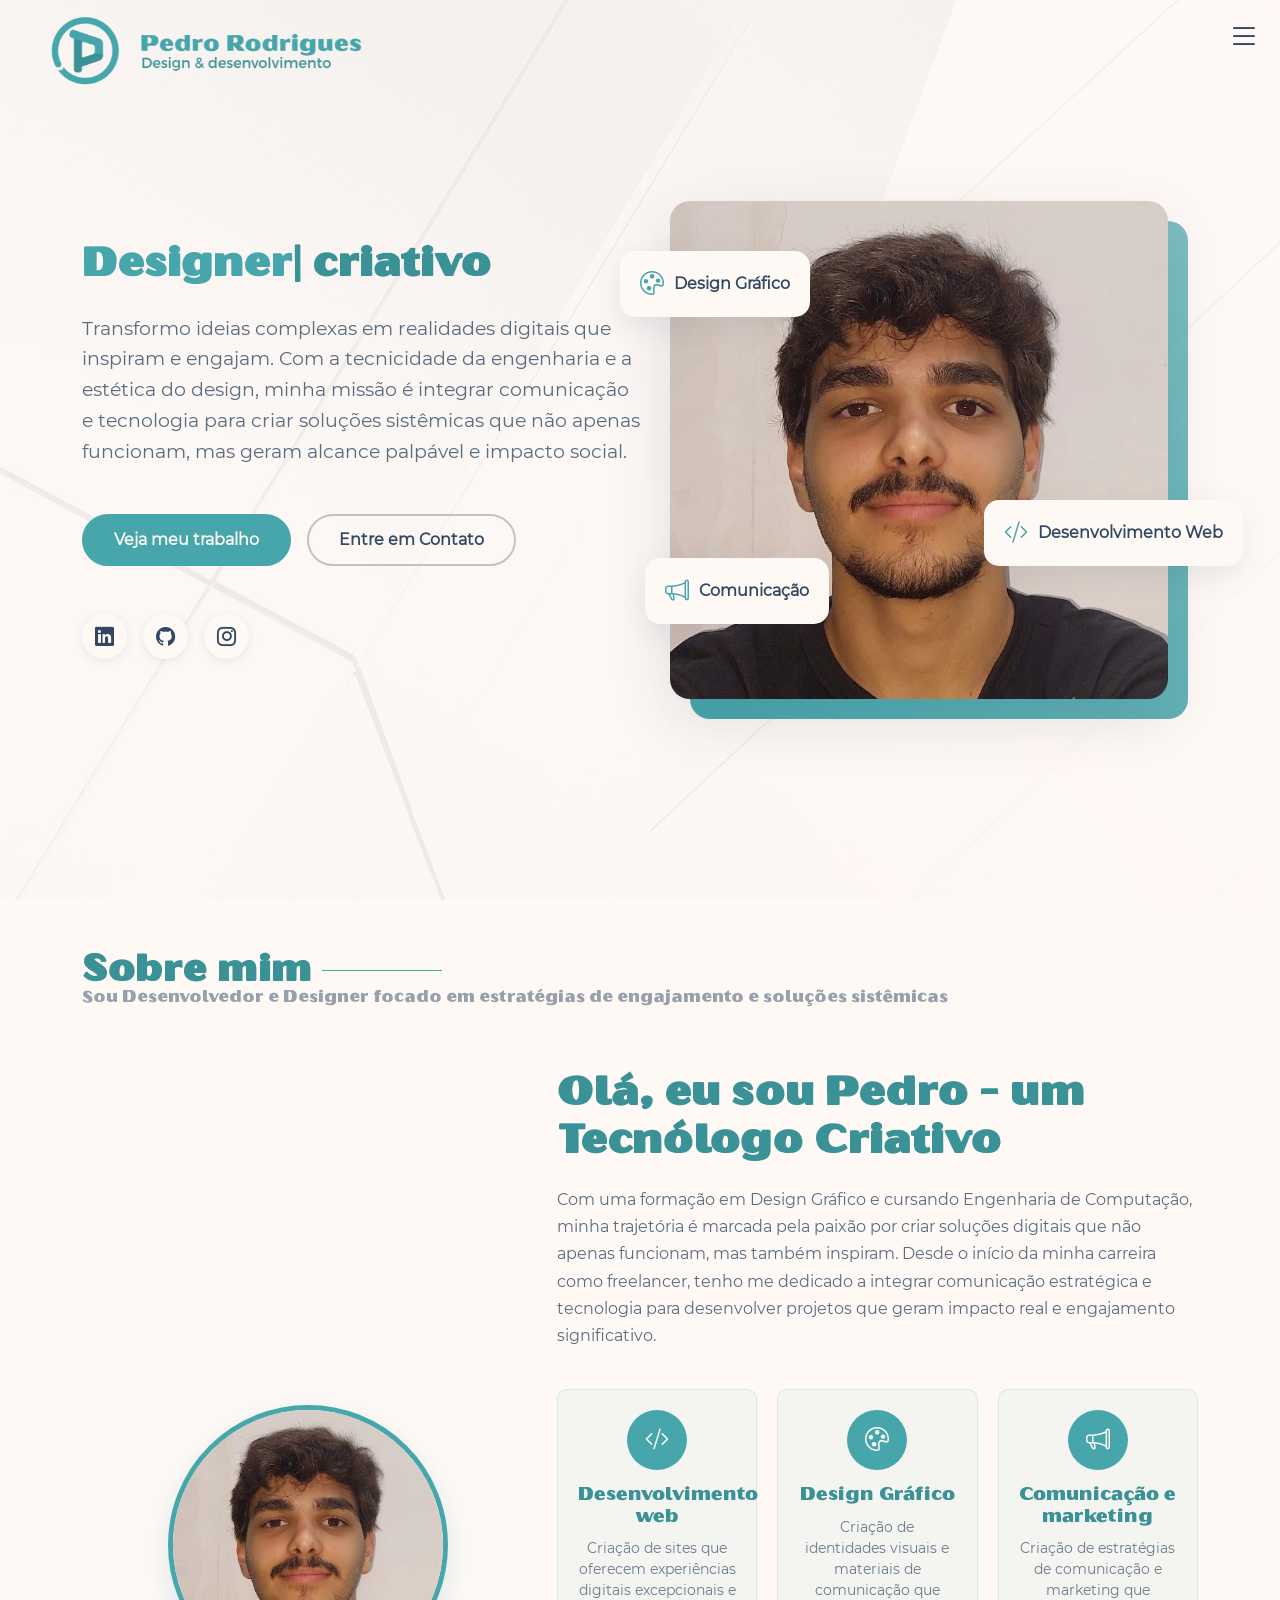
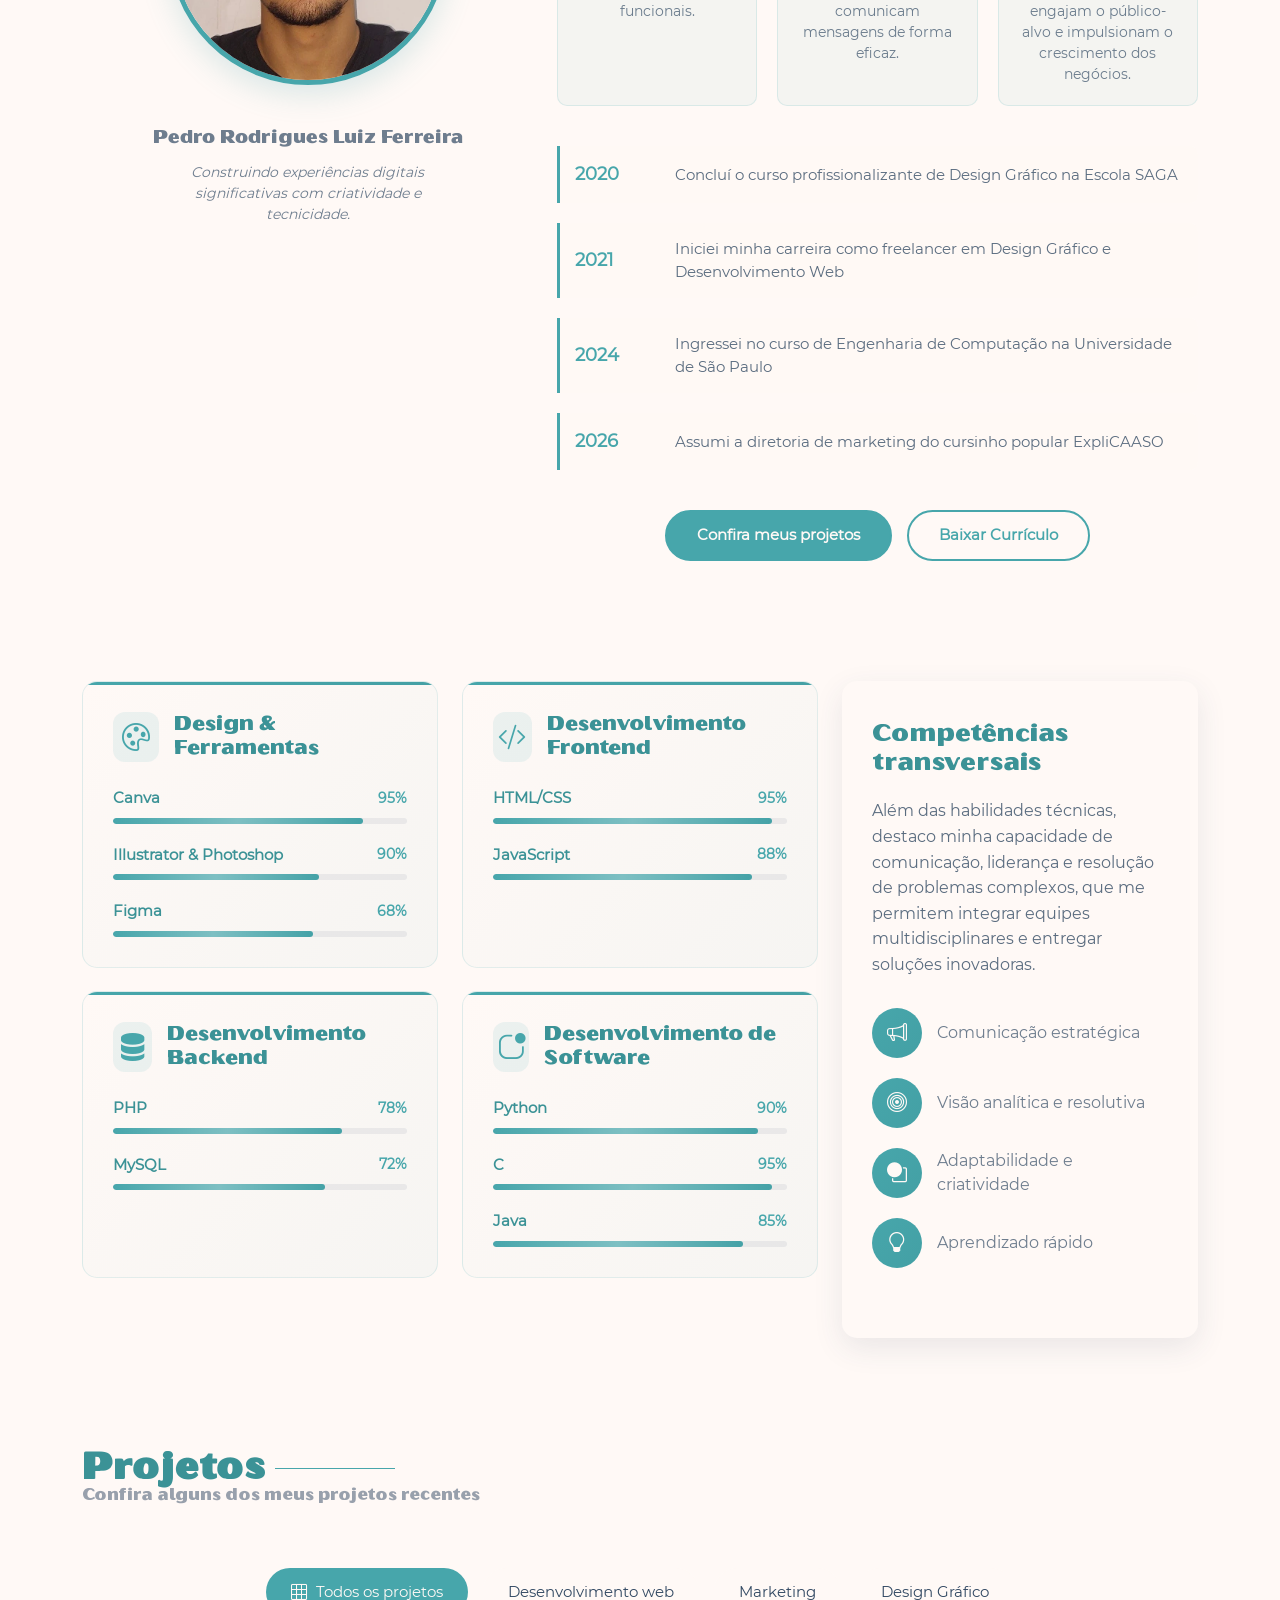
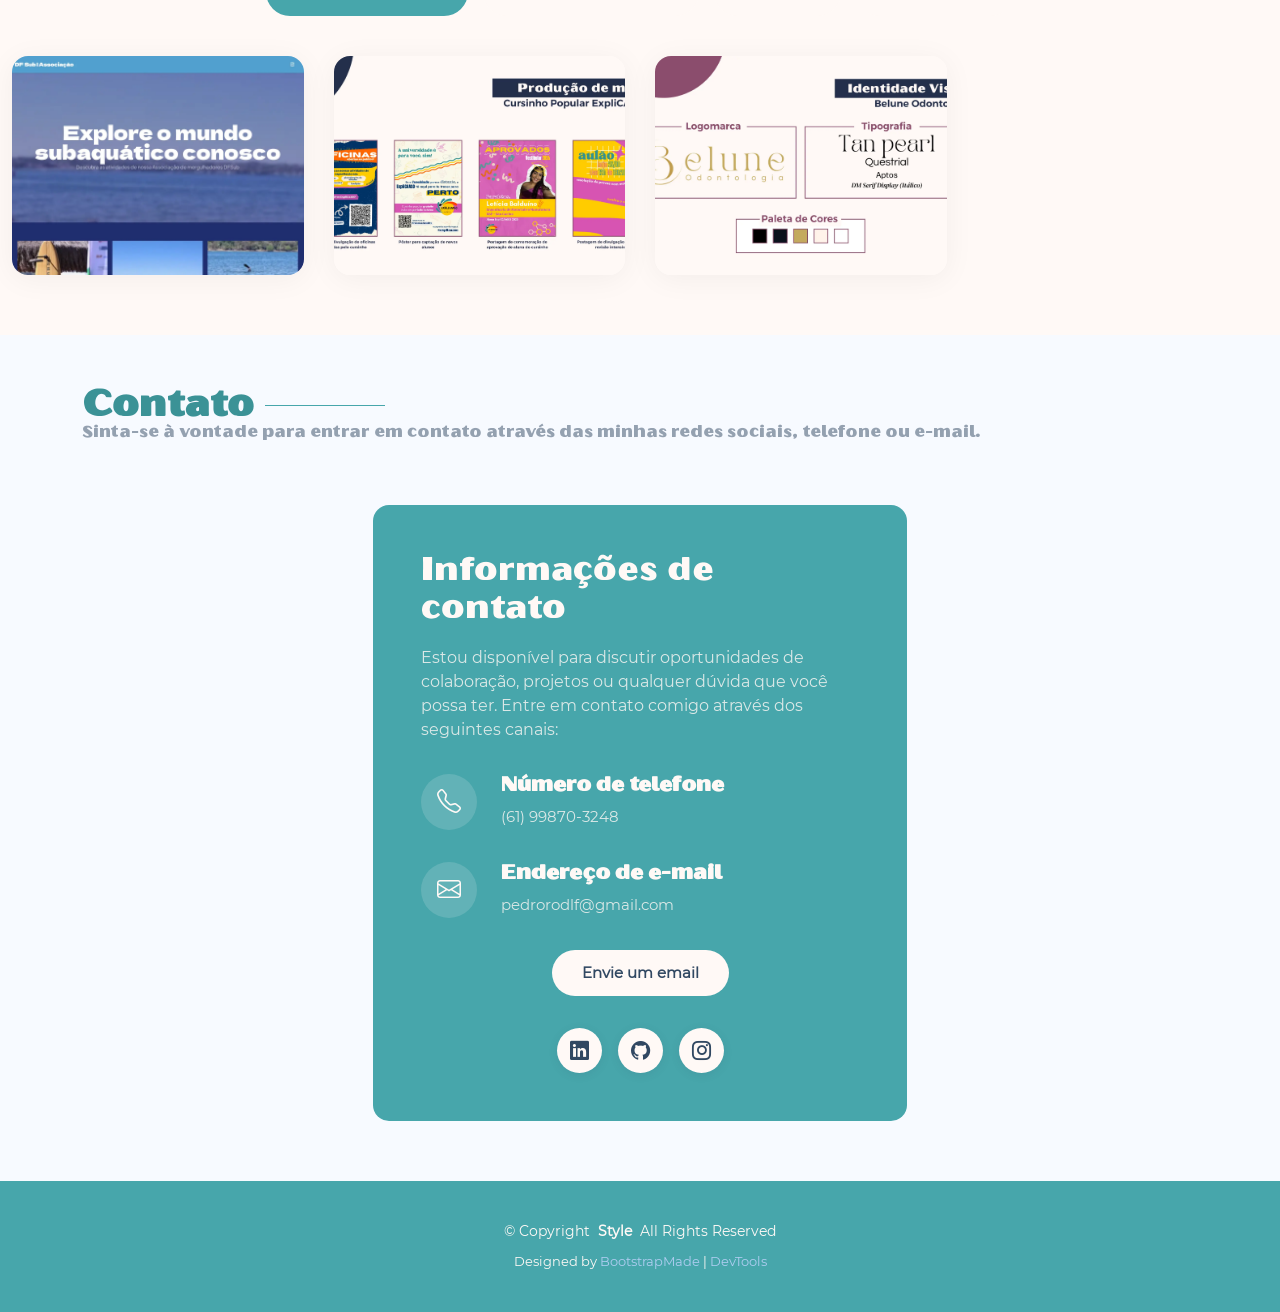
<file: index.html>
<!DOCTYPE html>
<html lang="en">

<head>
  <meta charset="utf-8">
  <meta content="width=device-width, initial-scale=1.0" name="viewport">
  <title>Pedro Rodrigues - Dev & Designer</title>
  <meta name="description" content="">
  <meta name="keywords" content="">

  <!-- Favicons -->
  <link href="assets/img/favicon.png" rel="icon">
  <link href="assets/img/apple-touch-icon.png" rel="apple-touch-icon">

  <!-- Fonts -->
  <link href="https://fonts.googleapis.com" rel="preconnect">
  <link href="https://fonts.gstatic.com" rel="preconnect" crossorigin>
  <link href="https://fonts.googleapis.com/css2?family=Roboto:ital,wght@0,100;0,300;0,400;0,500;0,700;0,900;1,100;1,300;1,400;1,500;1,700;1,900&family=Open+Sans:ital,wght@0,300;0,400;0,500;0,600;0,700;0,800;1,300;1,400;1,500;1,600;1,700;1,800&family=Quicksand:wght@300;400;500;600;700&display=swap" rel="stylesheet">

  <!-- Vendor CSS Files -->
  <link href="assets/vendor/bootstrap/css/bootstrap.min.css" rel="stylesheet">
  <link href="assets/vendor/bootstrap-icons/bootstrap-icons.css" rel="stylesheet">
  <link href="assets/vendor/aos/aos.css" rel="stylesheet">
  <link href="assets/vendor/glightbox/css/glightbox.min.css" rel="stylesheet">
  <link href="assets/vendor/swiper/swiper-bundle.min.css" rel="stylesheet">

  <!-- Main CSS File -->
  <link href="assets/css/main.css" rel="stylesheet">

  <!-- =======================================================
  * Template Name: Style
  * Template URL: https://bootstrapmade.com/style-bootstrap-portfolio-template/
  * Updated: Jul 02 2025 with Bootstrap v5.3.7
  * Author: BootstrapMade.com
  * License: https://bootstrapmade.com/license/
  ======================================================== -->
</head>

<body class="index-page">

  <header id="header" class="header d-flex align-items-center fixed-top">
    <div class="container-fluid position-relative d-flex align-items-center justify-content-between">

      <a href="index.html" class="logo d-flex align-items-center">
        <img src="assets/img/logomarca.png" alt="Logomarca">
      </a>

      <nav id="navmenu" class="navmenu">

        <div class="profile-img">
          <img src="assets/img/profile/profile-square-1.webp" alt="" class="img-fluid rounded-circle">
        </div>

        <a href="index.html" class="logo d-flex align-items-center justify-content-center active">
          <!-- Uncomment the line below if you also wish to use an image logo -->
          <!-- <img src="assets/img/logo.webp" alt=""> -->
          <h1 class="sitename">Pedro Rodrigues</h1>
        </a>

        <div class="social-links text-center">
          <a href="#" class="instagram"><i class="bi bi-instagram"></i></a>
          <a href="#" class="google-plus"><i class="bi bi-skype"></i></a>
          <a href="#" class="linkedin"><i class="bi bi-linkedin"></i></a>
        </div>

        <ul>
          <li><a href="#hero">Início</a></li>
          <li><a href="#about">Sobre</a></li>
          <!-- <li><a href="#resume">Currículo</a></li> -->
          <!-- <li><a href="#portfolio">Projetos</a></li> -->
          <!-- <li><a href="#services">Serviços</a></li> -->
          <li class="dropdown"><a href="#portfolio"><span>Projetos</span> <i class="bi bi-chevron-down toggle-dropdown"></i></a>
            <ul>
              <li><a href="portfolio-details-1.html">Página Web - DFSub</a></li>
              <li><a href="portfolio-details-2.html">Marketing - ExpliCAASO</a></li>
              <li><a href="portfolio-details-3.html">Identidade Visual - Belune Odontologia</a></li>
            </ul>
          </li>
          <li><a href="#contact">Contato</a></li>
        </ul>
        <i class="mobile-nav-toggle d-xl-none bi bi-list"></i>
      </nav>

    </div>
  </header>

  <main class="main">

    <!-- Hero Section -->
    <section id="hero" class="hero section">

      <div class="container">
        <div class="row g-0 align-items-center">

          <div class="col-lg-6 hero-content" data-aos="fade-right" data-aos-delay="100">
            <div class="content-wrapper">
              <h1 class="hero-title"><span class="typed" data-typed-items="Designer, Desenvolvedor, Freelancer, Artista"></span> criativo</h1>
              <p class="lead">Transformo ideias complexas em realidades digitais que inspiram e engajam. Com a tecnicidade da engenharia e a estética do design, minha missão é integrar comunicação e tecnologia para criar soluções sistêmicas que não apenas funcionam, mas geram alcance palpável e impacto social.</p>

              <!--<div class="hero-stats" data-aos="fade-up" data-aos-delay="200">
                <div class="stat-item">
                  <span class="purecounter" data-purecounter-start="0" data-purecounter-end="2" data-purecounter-duration="2">0</span>
                  <span class="stat-label">Projetos</span>
                </div>
                <div class="stat-item">
                  <span class="purecounter" data-purecounter-start="0" data-purecounter-end="2" data-purecounter-duration="1">0</span>
                  <span class="stat-label">Anos de Experiência</span>
                </div>
              </div>-->

              <div class="hero-actions" data-aos="fade-up" data-aos-delay="300">
                <a href="#portfolio" class="btn btn-primary">Veja meu trabalho</a>
                <a href="#contact" class="btn btn-outline">Entre em Contato</a>
              </div>

              <div class="social-links" data-aos="fade-up" data-aos-delay="400">
                <a href="https://www.linkedin.com/in/pedro-rodrigues-luiz-ferreira/" target="_blank"><i class="bi bi-linkedin"></i></a>
                <a href="https://github.com/pedrorodlf" target="_blank"><i class="bi bi-github"></i></a>
                <a href="https://www.instagram.com/pedroo._rodrigues" target="_blank"><i class="bi bi-instagram"></i></a>
              </div>
            </div>
          </div>

          <div class="col-lg-6 hero-image" data-aos="fade-left" data-aos-delay="200">
            <div class="image-container">
              <div class="floating-elements">
                <div class="floating-card card-1" data-aos="zoom-in" data-aos-delay="300">
                  <i class="bi bi-palette"></i>
                  <span>Design Gráfico</span>
                </div>
                <div class="floating-card card-2" data-aos="zoom-in" data-aos-delay="400">
                  <i class="bi bi-code-slash"></i>
                  <span>Desenvolvimento Web</span>
                </div>
                <div class="floating-card card-3" data-aos="zoom-in" data-aos-delay="500">
                  <i class="bi bi-megaphone"></i>
                  <span>Comunicação</span>
                </div>
              </div>
              <img src="assets/img/profile/profile-square-1.webp" alt="Portfolio Hero" class="img-fluid hero-main-image">
              <div class="image-overlay"></div>
            </div>
          </div>

        </div>
      </div>

    </section><!-- /Hero Section -->

    <!-- About Section -->
    <section id="about" class="about section">

      <!-- Section Title -->
      <div class="container section-title">
        <h2>Sobre mim</h2>
        <p>Sou Desenvolvedor e Designer focado em estratégias de engajamento e soluções sistêmicas</p>
      </div><!-- End Section Title -->

      <div class="container" data-aos="fade-up" data-aos-delay="100">

        <div class="row align-items-center">

          <div class="col-lg-5" data-aos="fade-right" data-aos-delay="200">
            <div class="profile-image-wrapper">
              <div class="profile-image">
                <img src="assets/img/profile/profile-square-1.webp" alt="Profile" class="img-fluid">
              </div>
              <div class="signature-section">
                <p class="name">Pedro Rodrigues Luiz Ferreira</p>
                <p class="quote">Construindo experiências digitais significativas com criatividade e tecnicidade.</p>
              </div>
            </div>
          </div>

          <div class="col-lg-7" data-aos="fade-left" data-aos-delay="300">
            <div class="about-content">
              <div class="intro">
                <h2>Olá, eu sou Pedro - um Tecnólogo Criativo</h2>
                <p>Com uma formação em Design Gráfico e cursando Engenharia de Computação, minha trajetória é marcada pela paixão por criar soluções digitais que não apenas funcionam, mas também inspiram. Desde o início da minha carreira como freelancer, tenho me dedicado a integrar comunicação estratégica e tecnologia para desenvolver projetos que geram impacto real e engajamento significativo.</p>
              </div>
              <div class="skills-grid">
                <div class="skill-item" data-aos="zoom-in" data-aos-delay="450">
                  <div class="skill-icon">
                    <i class="bi bi-code-slash"></i>
                  </div>
                  <h4>Desenvolvimento web</h4>
                  <p>Criação de sites que oferecem experiências digitais excepcionais e funcionais.</p>                 
                </div>
                <div class="skill-item" data-aos="zoom-in" data-aos-delay="400">
                  <div class="skill-icon">
                    <i class="bi bi-palette"></i>
                  </div>
                  <h4>Design Gráfico</h4>
                 <p>Criação de identidades visuais e materiais de comunicação que comunicam mensagens de forma eficaz.</p>
                </div>
                <div class="skill-item" data-aos="zoom-in" data-aos-delay="500">
                  <div class="skill-icon">
                    <i class="bi bi-megaphone"></i>
                  </div>
                  <h4>Comunicação e marketing</h4>
                  <p>Criação de estratégias de comunicação e marketing que engajam o público-alvo e impulsionam o crescimento dos negócios.</p>
                </div>
              </div>

              <div class="journey-timeline" data-aos="fade-up" data-aos-delay="300">
                <div class="timeline-item">
                  <div class="year">2020</div>
                  <div class="description">Concluí o curso profissionalizante de Design Gráfico na Escola SAGA</div>
                </div>
                <div class="timeline-item">
                  <div class="year">2021</div>
                  <div class="description">Iniciei minha carreira como freelancer em Design Gráfico e Desenvolvimento Web</div>
                </div>
                <div class="timeline-item">
                  <div class="year">2024</div>
                  <div class="description">Ingressei no curso de Engenharia de Computação na Universidade de São Paulo</div>
                </div>
                <div class="timeline-item">
                  <div class="year">2026</div>
                  <div class="description">Assumi a diretoria de marketing do cursinho popular ExpliCAASO</div>
                </div>
              </div>

              <div class="cta-section" data-aos="fade-up" data-aos-delay="400">
                <div class="action-buttons">
                  <a href="#portfolio" class="btn btn-primary">Confira meus projetos</a>
                  <a href="https://drive.google.com/file/d/185JmsozyjGRuh-1GFGNn2UV773IkTIQ2/view?usp=sharing" class="btn btn-outline">Baixar Currículo</a>
                </div>
              </div>

            </div>
          </div>

        </div>

      </div>

    </section><!-- /About Section -->

    <!-- Skills Section -->
    <section id="skills" class="skills section">

      <div class="container" data-aos="fade-up" data-aos-delay="100">

        <div class="row">
          <div class="col-lg-8">
            <div class="skills-grid">
              <div class="row g-4">
                  
                <div class="col-md-6" data-aos="flip-left" data-aos-delay="400">
                  <div class="skill-card">
                    <div class="skill-header">
                      <i class="bi bi-palette"></i>
                      <h3>Design &amp; Ferramentas</h3>
                    </div>
                    <div class="skills-animation">
                      <div class="skill-item">
                        <div class="skill-info">
                          <span class="skill-name">Canva</span>
                          <span class="skill-percentage">95%</span>
                        </div>
                        <div class="skill-bar progress">
                          <div class="progress-bar" role="progressbar" aria-valuenow="85" aria-valuemin="0" aria-valuemax="100"></div>
                        </div>
                      </div>

                      <div class="skill-item">
                        <div class="skill-info">
                          <span class="skill-name">Illustrator &amp; Photoshop</span>
                          <span class="skill-percentage">90%</span>
                        </div>
                        <div class="skill-bar progress">
                          <div class="progress-bar" role="progressbar" aria-valuenow="70" aria-valuemin="0" aria-valuemax="100"></div>
                        </div>
                      </div>

                      <div class="skill-item">
                        <div class="skill-info">
                          <span class="skill-name">Figma</span>
                          <span class="skill-percentage">68%</span>
                        </div>
                        <div class="skill-bar progress">
                          <div class="progress-bar" role="progressbar" aria-valuenow="68" aria-valuemin="0" aria-valuemax="100"></div>
                        </div>
                      </div>
                    </div>
                  </div><!-- End Design Card -->
                </div>


                <div class="col-md-6" data-aos="flip-left" data-aos-delay="200">
                  <div class="skill-card">
                    <div class="skill-header">
                      <i class="bi bi-code-slash"></i>
                      <h3>Desenvolvimento Frontend</h3>
                    </div>
                    <div class="skills-animation">
                      <div class="skill-item">
                        <div class="skill-info">
                          <span class="skill-name">HTML/CSS</span>
                          <span class="skill-percentage">95%</span>
                        </div>
                        <div class="skill-bar progress">
                          <div class="progress-bar" role="progressbar" aria-valuenow="95" aria-valuemin="0" aria-valuemax="100"></div>
                        </div>
                      </div>

                      <div class="skill-item">
                        <div class="skill-info">
                          <span class="skill-name">JavaScript</span>
                          <span class="skill-percentage">88%</span>
                        </div>
                        <div class="skill-bar progress">
                          <div class="progress-bar" role="progressbar" aria-valuenow="88" aria-valuemin="0" aria-valuemax="100"></div>
                        </div>
                      </div>
                    </div>
                  </div><!-- End Frontend Card -->
                </div>

                <div class="col-md-6" data-aos="flip-left" data-aos-delay="300">
                  <div class="skill-card">
                    <div class="skill-header">
                      <i class="bi bi-server"></i>
                      <h3>Desenvolvimento Backend</h3>
                    </div>
                    <div class="skills-animation">
                      <div class="skill-item">
                        <div class="skill-info">
                          <span class="skill-name">PHP</span>
                          <span class="skill-percentage">78%</span>
                        </div>
                        <div class="skill-bar progress">
                          <div class="progress-bar" role="progressbar" aria-valuenow="78" aria-valuemin="0" aria-valuemax="100"></div>
                        </div>
                      </div>

                      <div class="skill-item">
                        <div class="skill-info">
                          <span class="skill-name">MySQL</span>
                          <span class="skill-percentage">72%</span>
                        </div>
                        <div class="skill-bar progress">
                          <div class="progress-bar" role="progressbar" aria-valuenow="72" aria-valuemin="0" aria-valuemax="100"></div>
                        </div>
                      </div>
                    </div>
                  </div><!-- End Backend Card -->
                </div>

                <div class="col-md-6" data-aos="flip-left" data-aos-delay="500">
                  <div class="skill-card">
                    <div class="skill-header">
                      <i class="bi bi-app-indicator"></i>
                      <h3>Desenvolvimento de Software</h3>
                    </div>
                    <div class="skills-animation">

                      <div class="skill-item">
                        <div class="skill-info">
                          <span class="skill-name">Python</span>
                          <span class="skill-percentage">90%</span>
                        </div>
                        <div class="skill-bar progress">
                          <div class="progress-bar" role="progressbar" aria-valuenow="90" aria-valuemin="0" aria-valuemax="100"></div>
                        </div>
                      </div>
                      <div class="skill-item">
                        <div class="skill-info">
                          <span class="skill-name">C</span>
                          <span class="skill-percentage">95%</span>
                        </div>
                        <div class="skill-bar progress">
                          <div class="progress-bar" role="progressbar" aria-valuenow="95" aria-valuemin="0" aria-valuemax="100"></div>
                        </div>
                      </div>
                      <div class="skill-item">
                        <div class="skill-info">
                          <span class="skill-name">Java</span>
                          <span class="skill-percentage">85%</span>
                        </div>
                        <div class="skill-bar progress">
                          <div class="progress-bar" role="progressbar" aria-valuenow="85" aria-valuemin="0" aria-valuemax="100"></div>
                        </div>
                      </div>
                    </div>
                  </div><!-- End DevOps Card -->
                </div>
              </div>
            </div><!-- End Skills Grid -->
          </div>

          <div class="col-lg-4">
            <div class="skills-summary" data-aos="fade-left" data-aos-delay="200">
              <h3>Competências transversais</h3>
              <p>Além das habilidades técnicas, destaco minha capacidade de comunicação, liderança e resolução de problemas complexos, que me permitem integrar equipes multidisciplinares e entregar soluções inovadoras.</p>

              <div class="summary-stats">

                <div class="stat-item" data-aos="zoom-in" data-aos-delay="300">
                  <div class="stat-circle">
                    <i class="bi bi-megaphone"></i>
                  </div>
                  <div class="stat-info">
                    <span class="stat-label">Comunicação estratégica</span>
                  </div>
                </div>

                <div class="stat-item" data-aos="zoom-in" data-aos-delay="500">
                  <div class="stat-circle">
                    <i class="bi bi-bullseye"></i>
                  </div>
                  <div class="stat-info">
                    <span class="stat-label">Visão analítica e resolutiva</span>
                  </div>
                </div>

                <div class="stat-item" data-aos="zoom-in" data-aos-delay="400">
                  <div class="stat-circle">
                    <i class="bi bi-circle-square"></i>
                  </div>
                  <div class="stat-info">
                    <span class="stat-label">Adaptabilidade e criatividade</span>
                  </div>
                </div>

                <div class="stat-item" data-aos="zoom-in" data-aos-delay="600">
                  <div class="stat-circle">
                    <i class="bi bi-lightbulb"></i>
                  </div>
                  <div class="stat-info">
                    <span class="stat-label">Aprendizado rápido</span>
                  </div>
                </div>
              </div>


            </div><!-- End Skills Summary -->
          </div>
        </div>

      </div>

    </section><!-- /Skills Section -->

    <!--
    
    <section id="resume" class="resume section">

      
      <div class="container section-title">
        <h2>Resume</h2>
        <p>Necessitatibus eius consequatur ex aliquid fuga eum quidem sint consectetur velit</p>
      </div>

      <div class="container" data-aos="fade-up" data-aos-delay="100">

        <div class="row">
          <div class="col-lg-6" data-aos="fade-right" data-aos-delay="200">
            <div class="experience-section">
              <div class="section-header">
                <h2><i class="bi bi-briefcase"></i> Professional Journey</h2>
                <p class="section-subtitle">Pellentesque habitant morbi tristique senectus et netus et malesuada fames ac turpis egestas vestibulum tortor quam.</p>
              </div>

              <div class="experience-cards">
                <div class="experience-card" data-aos="zoom-in" data-aos-delay="300">
                  <div class="card-header">
                    <div class="role-info">
                      <h3>Technical Director</h3>
                      <h4>Proin Corporation</h4>
                    </div>
                    <span class="duration">2022 - Present</span>
                  </div>
                  <div class="card-body">
                    <p>Vestibulum ante ipsum primis in faucibus orci luctus et ultrices posuere cubilia curae mauris viverra veniam sit amet lacus cursus.</p>
                    <ul class="achievements">
                      <li>Managed cross-functional teams of 15+ professionals</li>
                      <li>Implemented agile methodologies resulting in 40% efficiency gain</li>
                      <li>Led digital transformation initiatives worth $2M+</li>
                    </ul>
                  </div>
                </div>

                <div class="experience-card" data-aos="zoom-in" data-aos-delay="400">
                  <div class="card-header">
                    <div class="role-info">
                      <h3>Senior Development Manager</h3>
                      <h4>Consectetur Solutions Inc</h4>
                    </div>
                    <span class="duration">2018 - 2022</span>
                  </div>
                  <div class="card-body">
                    <p>Donec quam felis ultricies nec pellentesque eu pretium quis sem nulla consequat massa quis enim donec pede justo fringilla vel.</p>
                  </div>
                </div>

                <div class="experience-card" data-aos="zoom-in" data-aos-delay="500">
                  <div class="card-header">
                    <div class="role-info">
                      <h3>Product Development Specialist</h3>
                      <h4>Adipiscing Technologies</h4>
                    </div>
                    <span class="duration">2015 - 2018</span>
                  </div>
                  <div class="card-body">
                    <p>Nam quam nunc blandit vel luctus pulvinar hendrerit id lorem maecenas nec odio et ante tincidunt tempus donec vitae sapien ut.</p>
                  </div>
                </div>
              </div>
            </div>
          </div>

          <div class="col-lg-6" data-aos="fade-left" data-aos-delay="200">
            <div class="education-section">
              <div class="section-header">
                <h2><i class="bi bi-mortarboard"></i> Academic Excellence</h2>
                <p class="section-subtitle">Lorem ipsum dolor sit amet consectetuer adipiscing elit aenean commodo ligula eget dolor aenean massa.</p>
              </div>

              <div class="education-timeline">
                <div class="timeline-track"></div>

                <div class="education-item" data-aos="slide-up" data-aos-delay="300">
                  <div class="timeline-marker"></div>
                  <div class="education-content">
                    <div class="degree-header">
                      <h3>Master of Computer Science</h3>
                      <span class="year">2015 - 2017</span>
                    </div>
                    <h4 class="institution">Tempus University</h4>
                    <p>Cum sociis natoque penatibus et magnis dis parturient montes nascetur ridiculus mus donec quam felis ultricies nec.</p>
                  </div>
                </div>

                <div class="education-item" data-aos="slide-up" data-aos-delay="400">
                  <div class="timeline-marker"></div>
                  <div class="education-content">
                    <div class="degree-header">
                      <h3>Bachelor of Information Technology</h3>
                      <span class="year">2011 - 2015</span>
                    </div>
                    <h4 class="institution">Rhoncus Institute of Technology</h4>
                    <p>Nullam dictum felis eu pede mollis pretium integer tincidunt cras dapibus vivamus elementum semper nisi aenean vulputate.</p>
                  </div>
                </div>

                <div class="education-item" data-aos="slide-up" data-aos-delay="500">
                  <div class="timeline-marker"></div>
                  <div class="education-content">
                    <div class="degree-header">
                      <h3>Certificate in Digital Innovation</h3>
                      <span class="year">2020</span>
                    </div>
                    <h4 class="institution">Ligula Academy</h4>
                    <p>Etiam sit amet orci eget eros faucibus tincidunt duis leo sed fringilla mauris sit amet nibh donec sodales sagittis magna.</p>
                  </div>
                </div>
              </div>
            </div>
          </div>
        </div>

      </div>

    </section> -->

    <!--
    <section id="services" class="services section">
      
      <div class="container section-title">
        <h2>Services</h2>
        <p>Necessitatibus eius consequatur ex aliquid fuga eum quidem sint consectetur velit</p>
      </div>

      <div class="container" data-aos="fade-up" data-aos-delay="100">

        <div class="row g-4">

          
          <div class="col-lg-4 col-md-6" data-aos="fade-up" data-aos-delay="100">
            <div class="service-item">
              <div class="icon">
                <i class="bi bi-stack"></i>
              </div>
              <h3>Digital Solutions</h3>
              <p>Sed ut perspiciatis unde omnis iste natus error sit voluptatem accusantium doloremque laudantium totam rem aperiam eaque ipsa.</p>
              <div class="card-links">
                <a href="#" class="link-item">
                  Learn More
                  <i class="bi bi-arrow-right"></i>
                </a>
              </div>
            </div>
          </div>

          
          <div class="col-lg-4 col-md-6" data-aos="fade-up" data-aos-delay="200">
            <div class="service-item">
              <div class="icon">
                <i class="bi bi-shield-check"></i>
              </div>
              <h3>Secure Systems</h3>
              <p>Duis aute irure dolor in reprehenderit in voluptate velit esse cillum dolore eu fugiat nulla pariatur excepteur sint occaecat cupidatat.</p>
              <div class="card-links">
                <a href="#" class="link-item">
                  Learn More
                  <i class="bi bi-arrow-right"></i>
                </a>
              </div>
            </div>
          </div>

          
          <div class="col-lg-4 col-md-6" data-aos="fade-up" data-aos-delay="300">
            <div class="service-item">
              <div class="icon">
                <i class="bi bi-graph-up"></i>
              </div>
              <h3>Growth Strategy</h3>
              <p>Quis autem vel eum iure reprehenderit qui in ea voluptate velit esse quam nihil molestiae consequatur vel illum qui dolorem.</p>
              <div class="card-links">
                <a href="#" class="link-item">
                  Learn More
                  <i class="bi bi-arrow-right"></i>
                </a>
              </div>
            </div>
          </div>

          
          <div class="col-lg-4 col-md-6" data-aos="fade-up" data-aos-delay="100">
            <div class="service-item">
              <div class="icon">
                <i class="bi bi-cpu"></i>
              </div>
              <h3>AI Integration</h3>
              <p>Nemo enim ipsam voluptatem quia voluptas sit aspernatur aut odit aut fugit, sed quia consequuntur magni dolores eos qui ratione.</p>
              <div class="card-links">
                <a href="#" class="link-item">
                  Learn More
                  <i class="bi bi-arrow-right"></i>
                </a>
              </div>
            </div>
          </div>

          
          <div class="col-lg-4 col-md-6" data-aos="fade-up" data-aos-delay="200">
            <div class="service-item">
              <div class="icon">
                <i class="bi bi-cloud-arrow-up"></i>
              </div>
              <h3>Cloud Services</h3>
              <p>At vero eos et accusamus et iusto odio dignissimos ducimus qui blanditiis praesentium voluptatum deleniti atque corrupti quos.</p>
              <div class="card-links">
                <a href="#" class="link-item">
                  Learn More
                  <i class="bi bi-arrow-right"></i>
                </a>
              </div>
            </div>
          </div>

          
          <div class="col-lg-4 col-md-6" data-aos="fade-up" data-aos-delay="300">
            <div class="service-item">
              <div class="icon">
                <i class="bi bi-gear"></i>
              </div>
              <h3>Process Automation</h3>
              <p>Nam libero tempore, cum soluta nobis est eligendi optio cumque nihil impedit quo minus id quod maxime placeat facere possimus.</p>
              <div class="card-links">
                <a href="#" class="link-item">
                  Learn More
                  <i class="bi bi-arrow-right"></i>
                </a>
              </div>
            </div>
          </div>

        </div>

      </div>

    
    </section>-->

    <!-- Portfolio Section -->
    <section id="portfolio" class="portfolio section">

      <!-- Section Title -->
      <div class="container section-title">
        <h2>Projetos</h2>
        <p>Confira alguns dos meus projetos recentes</p>
      </div><!-- End Section Title -->

      <div class="container-fluid" data-aos="fade-up" data-aos-delay="100">

        <div class="isotope-layout" data-default-filter="*" data-layout="masonry" data-sort="original-order">

          <ul class="portfolio-filters isotope-filters" data-aos="fade-up" data-aos-delay="200">
            <li data-filter="*" class="filter-active">
              <i class="bi bi-grid-3x3"></i> Todos os projetos
            </li>
            <li data-filter=".filter-development">
              Desenvolvimento web
            </li>
            <li data-filter=".filter-marketing">
              Marketing
            </li>
            <li data-filter=".filter-design">
              Design Gráfico
          </ul>

          <div class="row g-4 isotope-container" data-aos="fade-up" data-aos-delay="300">

            <div class="col-xl-3 col-lg-4 col-md-6 portfolio-item isotope-item filter-development">
              <article class="portfolio-entry">
                <figure class="entry-image">
                  <img src="assets/img/portfolio/portfolio-10.webp" class="img-fluid" alt="" loading="lazy">
                  <div class="entry-overlay">
                    <div class="overlay-content">
                      <div class="entry-meta">Development</div>
                      <h3 class="entry-title">Página Web da Associação DFSub</h3>
                      <div class="entry-links">
                        <a href="assets/img/portfolio/portfolio-10.webp" class="glightbox" data-gallery="portfolio-gallery-development" data-glightbox="title: Página Web da Associação DFSub; description: Nulla vitae elit libero, a pharetra augue mollis interdum.">
                          <i class="bi bi-arrows-angle-expand"></i>
                        </a>
                        <a href="portfolio-details-1.html">
                          <i class="bi bi-arrow-right"></i>
                        </a>
                      </div>
                    </div>
                  </div>
                </figure>
              </article>
            </div><!-- End Portfolio Item -->

            <div class="col-xl-3 col-lg-4 col-md-6 portfolio-item isotope-item filter-marketing">
              <article class="portfolio-entry">
                <figure class="entry-image">
                  <img src="assets/img/portfolio/portfolio-4.webp" class="img-fluid" alt="" loading="lazy">
                  <div class="entry-overlay">
                    <div class="overlay-content">
                      <div class="entry-meta">Marketing</div>
                      <h3 class="entry-title">Campanha de Marketing do Cursinho Popular ExpliCAASO</h3>
                      <div class="entry-links">
                        <a href="assets/img/portfolio/portfolio-4.webp" class="glightbox" data-gallery="portfolio-gallery-marketing" data-glightbox="title: Campanha de Marketing do Cursinho Popular ExpliCAASO; description: Quis autem vel eum iure reprehenderit qui in ea voluptate.">
                          <i class="bi bi-arrows-angle-expand"></i>
                        </a>
                        <a href="portfolio-details-2.html">
                          <i class="bi bi-arrow-right"></i>
                        </a>
                      </div>
                    </div>
                  </div>
                </figure>
              </article>
            </div><!-- End Portfolio Item -->

            <div class="col-xl-3 col-lg-4 col-md-6 portfolio-item isotope-item filter-design">
              <article class="portfolio-entry">
                <figure class="entry-image">
                  <img src="assets/img/portfolio/portfolio-5.webp" class="img-fluid" alt="" loading="lazy">
                  <div class="entry-overlay">
                    <div class="overlay-content">
                      <div class="entry-meta">Design</div>
                      <h3 class="entry-title">Identidade visual - Belune Odontologia</h3>
                      <div class="entry-links">
                        <a href="assets/img/portfolio/portfolio-5.webp" class="glightbox" data-gallery="portfolio-gallery-design" data-glightbox="title: Identidade visual - Belune Odontologia; description: Fusce dapibus, tellus ac cursus commodo, tortor mauris condimentum.">
                          <i class="bi bi-arrows-angle-expand"></i>
                        </a>
                        <a href="portfolio-details-3.html">
                          <i class="bi bi-arrow-right"></i>
                        </a>
                      </div>
                    </div>
                  </div>
                </figure>
              </article>
            </div><!-- End Portfolio Item -->

          </div><!-- End Portfolio Container -->

        </div>

      </div>

    </section><!-- /Portfolio Section -->


    <!-- Contact Section -->
    <section id="contact" class="contact section light-background">

      <!-- Section Title -->
      <div class="container section-title">
        <h2>Contato</h2>
        <p>Sinta-se à vontade para entrar em contato através das minhas redes sociais, telefone ou e-mail. </p>
      </div><!-- End Section Title -->

      <div class="container" data-aos="fade-up" data-aos-delay="100">

        <div class="row g-4 g-lg-5 justify-content-center">
          <div class="col-lg-6">
            <div class="info-box" data-aos="fade-up" data-aos-delay="200">
              <h3>Informações de contato</h3>
              <p>Estou disponível para discutir oportunidades de colaboração, projetos ou qualquer dúvida que você possa ter. Entre em contato comigo através dos seguintes canais:</p>
              <div class="info-item" data-aos="fade-up" data-aos-delay="400">
                <div class="icon-box">
                  <i class="bi bi-telephone"></i>
                </div>
                <div class="content">
                  <h4>Número de telefone</h4>
                  <p>(61) 99870-3248</p>
                </div>
              </div>

              <div class="info-item" data-aos="fade-up" data-aos-delay="500">
                <div class="icon-box">
                  <i class="bi bi-envelope"></i>
                </div>
                <div class="content">
                  <h4>Endereço de e-mail</h4>
                  <p>pedrorodlf@gmail.com</p>
                </div>
              </div>

              <div class="action-buttons" data-aos="fade-up" data-aos-delay="600">
                <a href="mailto:pedrorodlf@gmail.com" class="btn btn-primary">Envie um email</a>
              </div>
            
              <div class="social-links" data-aos="fade-up" data-aos-delay="400">
                <a href="https://www.linkedin.com/in/pedro-rodrigues-luiz-ferreira/" target="_blank"><i class="bi bi-linkedin"></i></a>
                <a href="https://github.com/pedrorodlf" target="_blank"><i class="bi bi-github"></i></a>
                <a href="https://www.instagram.com/pedroo._rodrigues" target="_blank"><i class="bi bi-instagram"></i></a>
              </div>
              
            </div>
          </div>


        </div>

      </div>

    </section><!-- /Contact Section -->

  </main>

  <footer id="footer" class="footer dark-background">

    <div class="container">
      <div class="copyright text-center ">
        <p>© <span>Copyright</span> <strong class="px-1 sitename">Style</strong> <span>All Rights Reserved</span></p>
      </div>
      <!--<div class="social-links d-flex justify-content-center">
        <a href=""><i class="bi bi-twitter-x"></i></a>
        <a href=""><i class="bi bi-facebook"></i></a>
        <a href=""><i class="bi bi-instagram"></i></a>
        <a href=""><i class="bi bi-linkedin"></i></a>
      </div>-->
      <div class="credits">
        <!-- All the links in the footer should remain intact. -->
        <!-- You can delete the links only if you've purchased the pro version. -->
        <!-- Licensing information: https://bootstrapmade.com/license/ -->
        <!-- Purchase the pro version with working PHP/AJAX contact form: [buy-url] -->
        Designed by <a href="https://bootstrapmade.com/">BootstrapMade</a> | <a href="https://bootstrapmade.com/tools/">DevTools</a>
      </div>
    </div>

  </footer>

  <!-- Scroll Top -->
  <a href="#" id="scroll-top" class="scroll-top d-flex align-items-center justify-content-center"><i class="bi bi-arrow-up-short"></i></a>

  <!-- Vendor JS Files -->
  <script src="assets/vendor/bootstrap/js/bootstrap.bundle.min.js"></script>
  <script src="assets/vendor/php-email-form/validate.js"></script>
  <script src="assets/vendor/aos/aos.js"></script>
  <script src="assets/vendor/purecounter/purecounter_vanilla.js"></script>
  <script src="assets/vendor/typed.js/typed.umd.js"></script>
  <script src="assets/vendor/waypoints/noframework.waypoints.js"></script>
  <script src="assets/vendor/glightbox/js/glightbox.min.js"></script>
  <script src="assets/vendor/imagesloaded/imagesloaded.pkgd.min.js"></script>
  <script src="assets/vendor/isotope-layout/isotope.pkgd.min.js"></script>
  <script src="assets/vendor/swiper/swiper-bundle.min.js"></script>

  <!-- Main JS File -->
  <script src="assets/js/main.js"></script>

</body>

</html>
</file>
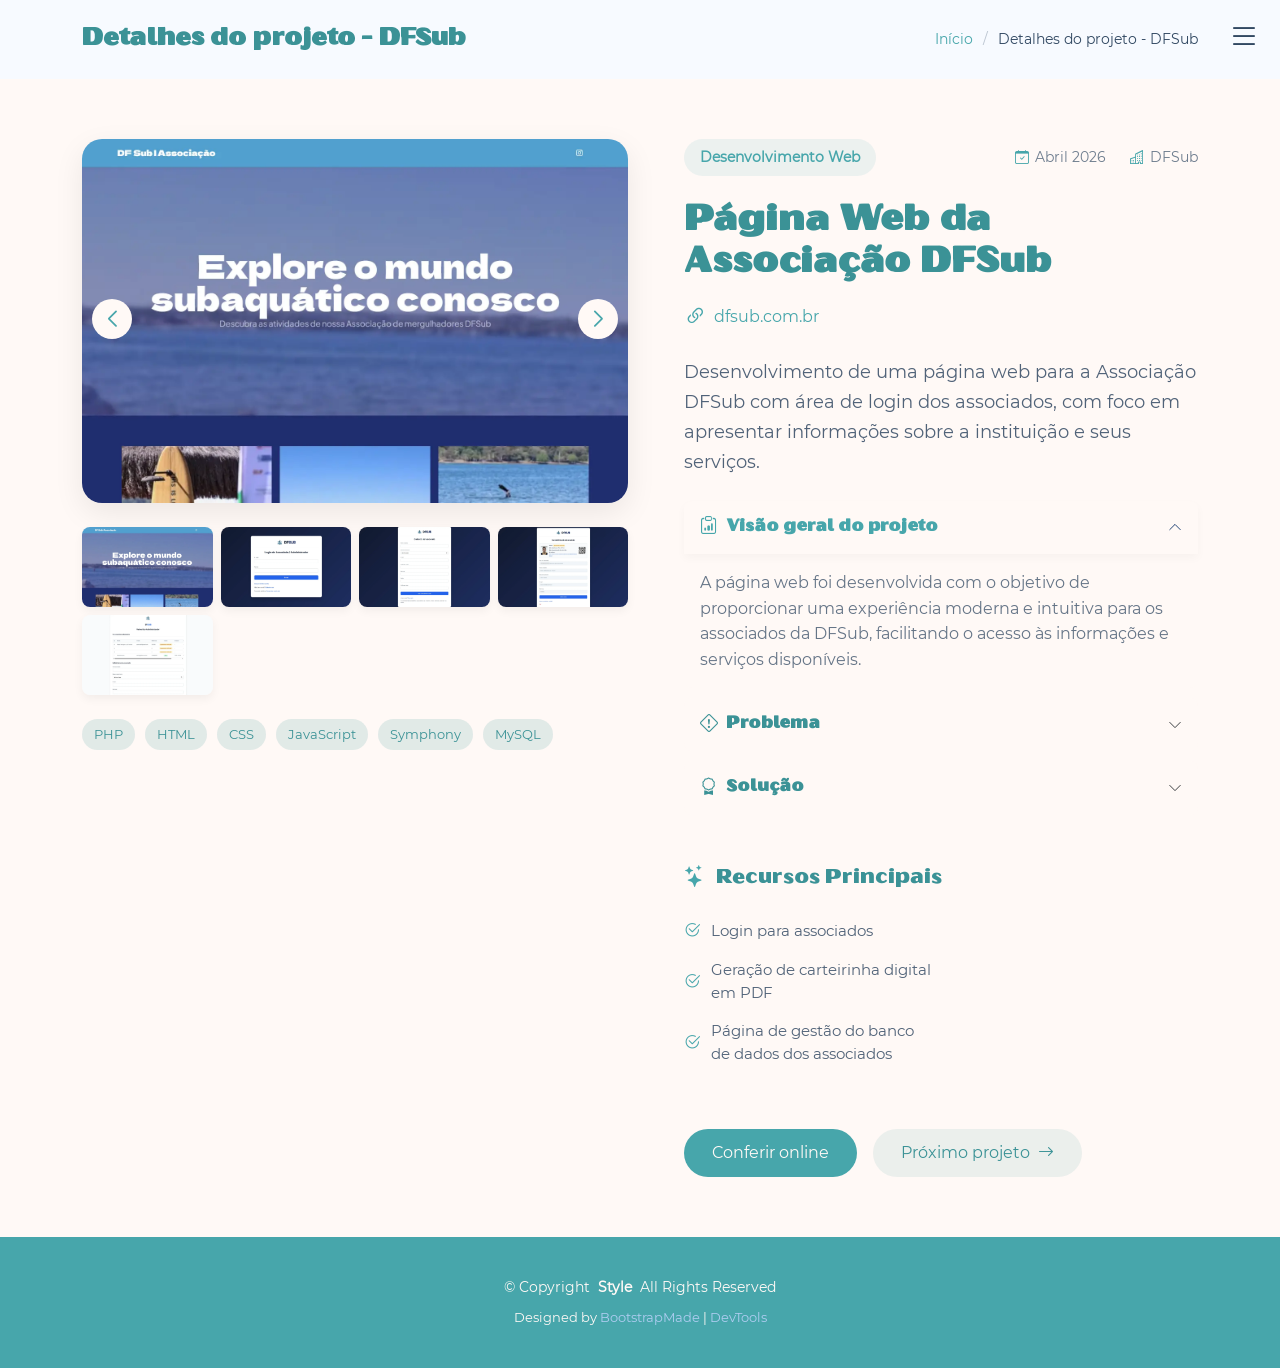
<file: portfolio-details-1.html>
<!DOCTYPE html>
<html lang="en">

<head>
  <meta charset="utf-8">
  <meta content="width=device-width, initial-scale=1.0" name="viewport">
  <title>Portfolio Details - Style Bootstrap Template</title>
  <meta name="description" content="">
  <meta name="keywords" content="">

  <!-- Favicons -->
  <link href="assets/img/favicon.png" rel="icon">
  <link href="assets/img/apple-touch-icon.png" rel="apple-touch-icon">

  <!-- Fonts -->
  <link href="https://fonts.googleapis.com" rel="preconnect">
  <link href="https://fonts.gstatic.com" rel="preconnect" crossorigin>
  <link href="https://fonts.googleapis.com/css2?family=Roboto:ital,wght@0,100;0,300;0,400;0,500;0,700;0,900;1,100;1,300;1,400;1,500;1,700;1,900&family=Open+Sans:ital,wght@0,300;0,400;0,500;0,600;0,700;0,800;1,300;1,400;1,500;1,600;1,700;1,800&family=Quicksand:wght@300;400;500;600;700&display=swap" rel="stylesheet">

  <!-- Vendor CSS Files -->
  <link href="assets/vendor/bootstrap/css/bootstrap.min.css" rel="stylesheet">
  <link href="assets/vendor/bootstrap-icons/bootstrap-icons.css" rel="stylesheet">
  <link href="assets/vendor/aos/aos.css" rel="stylesheet">
  <link href="assets/vendor/glightbox/css/glightbox.min.css" rel="stylesheet">
  <link href="assets/vendor/swiper/swiper-bundle.min.css" rel="stylesheet">

  <!-- Main CSS File -->
  <link href="assets/css/main.css" rel="stylesheet">

  <!-- =======================================================
  * Template Name: Style
  * Template URL: https://bootstrapmade.com/style-bootstrap-portfolio-template/
  * Updated: Jul 02 2025 with Bootstrap v5.3.7
  * Author: BootstrapMade.com
  * License: https://bootstrapmade.com/license/
  ======================================================== -->
</head>

<body class="portfolio-details-page">

  <header id="header" class="header d-flex align-items-center fixed-top">
    <div class="container-fluid position-relative d-flex align-items-center justify-content-between">

      <a href="index.html" class="logo d-flex align-items-center">
        <!-- Uncomment the line below if you also wish to use an image logo -->
        <!-- <img src="assets/img/logo.webp" alt=""> -->
        <!-- Uncomment the line below if you also wish to use an text logo -->
        <!-- <h1 class="sitename">Style</h1>  -->
      </a>

            <nav id="navmenu" class="navmenu">

        <div class="profile-img">
          <img src="assets/img/profile/profile-square-1.webp" alt="" class="img-fluid rounded-circle">
        </div>

        <a href="index.html" class="logo d-flex align-items-center justify-content-center active">
          <!-- Uncomment the line below if you also wish to use an image logo -->
          <!-- <img src="assets/img/logo.webp" alt=""> -->
          <h1 class="sitename">Pedro Rodrigues</h1>
        </a>

        <div class="social-links text-center">
          <a href="#" class="instagram"><i class="bi bi-instagram"></i></a>
          <a href="#" class="google-plus"><i class="bi bi-skype"></i></a>
          <a href="#" class="linkedin"><i class="bi bi-linkedin"></i></a>
        </div>

        <ul>
          <li><a href="index.html#hero">Início</a></li>
          <li><a href="index.html#about">Sobre</a></li>
          <!-- <li><a href="index.html#resume">Currículo</a></li> -->
          <!-- <li><a href="index.html#portfolio">Projetos</a></li> -->
          <!-- <li><a href="index.html#services">Serviços</a></li> -->
          <li class="dropdown"><a href="index.html#portfolio"><span>Projetos</span> <i class="bi bi-chevron-down toggle-dropdown"></i></a>
            <ul>
              <li><a href="portfolio-details-1.html">Página Web - DFSub</a></li>
              <li><a href="portfolio-details-2.html">Marketing - ExpliCAASO</a></li>
              <li><a href="portfolio-details-3.html">Identidade Visual - Belune Odontologia</a></li>
            </ul>
          </li>
          <li><a href="index.html#contact">Contato</a></li>
        </ul>
        <i class="mobile-nav-toggle d-xl-none bi bi-list"></i>
      </nav>

    </div>
  </header>

  <main class="main">

    <!-- Page Title -->
    <div class="page-title light-background">
      <div class="container d-lg-flex justify-content-between align-items-center">
        <h1 class="mb-2 mb-lg-0">Detalhes do projeto - DFSub</h1>
        <nav class="breadcrumbs">
          <ol>
            <li><a href="index.html">Início</a></li>
            <li class="current">Detalhes do projeto - DFSub</li>
          </ol>
        </nav>
      </div>
    </div><!-- End Page Title -->

    <!-- Portfolio Details Section -->
    <section id="portfolio-details" class="portfolio-details section">

      <div class="container" data-aos="fade-up" data-aos-delay="100">

        <div class="row gy-4">
          <div class="col-lg-6" data-aos="fade-right">
            <div class="portfolio-details-media">
              <div class="main-image">
                <div class="portfolio-details-slider swiper init-swiper" data-aos="zoom-in">
                  <script type="application/json" class="swiper-config">
                    {
                      "loop": true,
                      "speed": 1000,
                      "autoplay": {
                        "delay": 6000
                      },
                      "effect": "creative",
                      "creativeEffect": {
                        "prev": {
                          "shadow": true,
                          "translate": [0, 0, -400]
                        },
                        "next": {
                          "translate": ["100%", 0, 0]
                        }
                      },
                      "slidesPerView": 1,
                      "navigation": {
                        "nextEl": ".swiper-button-next",
                        "prevEl": ".swiper-button-prev"
                      }
                    }
                  </script>
                  <div class="swiper-wrapper">
                    <div class="swiper-slide">
                        <img src="assets/img/portfolio/portfolio-10.webp" alt="Página Inicial" class="img-fluid">
                    </div>
                    <div class="swiper-slide">
                      <img src="assets/img/portfolio/portfolio-11.webp" alt="Página de Login" class="img-fluid">
                    </div>
                    <div class="swiper-slide">
                      <img src="assets/img/portfolio/portfolio-12.webp" alt="Cadastro de novo associado" class="img-fluid">
                    </div>
                    <div class="swiper-slide">
                      <img src="assets/img/portfolio/portfolio-1.webp" alt="Dashboard do associado" class="img-fluid">  
                    </div>
                    <div class="swiper-slide">
                      <img src="assets/img/portfolio/portfolio-2.webp" alt="Página de gestão de banco de dados" class="img-fluid">
                    </div>
                  </div>
                  <div class="swiper-button-prev"></div>
                  <div class="swiper-button-next"></div>
                </div>
              </div>

              <div class="thumbnail-grid" data-aos="fade-up" data-aos-delay="200">
                <div class="row g-2 mt-3">
                  <div class="col-3">
                    <img src="assets/img/portfolio/portfolio-10.webp" alt="Página Inicial" class="img-fluid glightbox">
                  </div>
                  <div class="col-3">
                    <img src="assets/img/portfolio/portfolio-11.webp" alt="Página de Login" class="img-fluid glightbox">
                  </div>
                  <div class="col-3">
                    <img src="assets/img/portfolio/portfolio-12.webp" alt="Cadastro de novo associado" class="img-fluid glightbox">
                  </div>
                  <div class="col-3">
                    <img src="assets/img/portfolio/portfolio-1.webp" alt="Dashboard do associado" class="img-fluid glightbox">
                  </div>
                  <div class="col-3">
                    <img src="assets/img/portfolio/portfolio-2.webp" alt="Página de gestão de banco de dados" class="img-fluid glightbox">
                  </div>
                </div>
              </div>

              <div class="tech-stack-badges" data-aos="fade-up" data-aos-delay="300">
                <span>PHP</span>
                <span>HTML</span>
                <span>CSS</span>
                <span>JavaScript</span>
                <span>Symphony</span>
                <span>MySQL</span>
              </div>
            </div>
          </div>

          <div class="col-lg-6" data-aos="fade-left">
            <div class="portfolio-details-content">
              <div class="project-meta">
                <div class="badge-wrapper">
                  <span class="project-badge">Desenvolvimento Web</span>
                </div>
                <div class="date-client">
                  <div class="meta-item">
                    <i class="bi bi-calendar-check"></i>
                    <span>Abril 2026</span>
                  </div>
                  <div class="meta-item">
                    <i class="bi bi-buildings"></i>
                    <span>DFSub</span>
                  </div>
                </div>
              </div>

              <h2 class="project-title">Página Web da Associação DFSub</h2>

              <div class="project-website">
                <i class="bi bi-link-45deg"></i>
                <a href="https://dfsub.com.br" target="_blank">dfsub.com.br</a>
              </div>

              <div class="project-overview">
                <p class="lead">
                  Desenvolvimento de uma página web para a Associação DFSub com área de login dos associados, com foco em apresentar informações sobre a instituição e seus serviços.
                </p>

                <div class="accordion project-accordion" id="portfolio-details-projectAccordion">
                  <div class="accordion-item" data-aos="fade-up">
                    <h2 class="accordion-header">
                      <button class="accordion-button" type="button" data-bs-toggle="collapse" data-bs-target="#portfolio-details-collapse-1" aria-expanded="true" aria-controls="collapseOne">
                        <i class="bi bi-clipboard-data me-2"></i> Visão geral do projeto
                      </button>
                    </h2>
                    <div id="portfolio-details-collapse-1" class="accordion-collapse collapse show" data-bs-parent="#portfolio-details-projectAccordion">
                      <div class="accordion-body">
                        <p>A página web foi desenvolvida com o objetivo de proporcionar uma experiência moderna e intuitiva para os associados da DFSub, facilitando o acesso às informações e serviços disponíveis.</p>
                      </div>
                    </div>
                  </div>

                  <div class="accordion-item" data-aos="fade-up" data-aos-delay="100">
                    <h2 class="accordion-header">
                      <button class="accordion-button collapsed" type="button" data-bs-toggle="collapse" data-bs-target="#portfolio-details-collapse-2" aria-expanded="false" aria-controls="collapseTwo">
                        <i class="bi bi-exclamation-diamond me-2"></i> Problema
                      </button>
                    </h2>
                    <div id="portfolio-details-collapse-2" class="accordion-collapse collapse" data-bs-parent="#portfolio-details-projectAccordion">
                      <div class="accordion-body">
                        <p>O reconhecimento dos membros se dava por meio de cartões físicos que eram facilmente perdidos ou danificados, além do custo recorrente nas renovações.</p>
                      </div>
                    </div>
                  </div>

                  <div class="accordion-item" data-aos="fade-up" data-aos-delay="200">
                    <h2 class="accordion-header">
                      <button class="accordion-button collapsed" type="button" data-bs-toggle="collapse" data-bs-target="#portfolio-details-collapse-3" aria-expanded="false" aria-controls="collapseThree">
                        <i class="bi bi-award me-2"></i> Solução
                      </button>
                    </h2>
                    <div id="portfolio-details-collapse-3" class="accordion-collapse collapse" data-bs-parent="#portfolio-details-projectAccordion">
                      <div class="accordion-body">
                        <p>Desenvolvimento de implementação de sistema de login para associados com funcionalidade de gerar a carteirinha digital em PDF.</p>
                      </div>
                    </div>
                  </div>
                </div>
              </div>

              <div class="project-features" data-aos="fade-up" data-aos-delay="300">
                <h3><i class="bi bi-stars"></i> Recursos Principais</h3>
                <div class="row g-3">
                  <div class="col-md-6">
                    <ul class="feature-list">
                      <li><i class="bi bi-check2-circle"></i> Login para associados</li>
                      <li><i class="bi bi-check2-circle"></i> Geração de carteirinha digital em PDF</li>
                      <li><i class="bi bi-check2-circle"></i> Página de gestão do banco de dados dos associados</li>
                    </ul>
                  </div>
                </div>
              </div>

              <div class="cta-buttons" data-aos="fade-up" data-aos-delay="400">
                <a href="https://dfsub.com.br" class="btn-view-project" target="_blank">Conferir online</a>
                <a href="portfolio-details-2.html" class="btn-next-project">Próximo projeto <i class="bi bi-arrow-right"></i></a>
              </div>
            </div>
          </div>
        </div>

      </div>

    </section><!-- /Portfolio Details Section -->

  </main>

  <footer id="footer" class="footer dark-background">

    <div class="container">
      <div class="copyright text-center ">
        <p>© <span>Copyright</span> <strong class="px-1 sitename">Style</strong> <span>All Rights Reserved</span></p>
      </div>
      <div class="credits">
        <!-- All the links in the footer should remain intact. -->
        <!-- You can delete the links only if you've purchased the pro version. -->
        <!-- Licensing information: https://bootstrapmade.com/license/ -->
        <!-- Purchase the pro version with working PHP/AJAX contact form: [buy-url] -->
        Designed by <a href="https://bootstrapmade.com/">BootstrapMade</a> | <a href="https://bootstrapmade.com/tools/">DevTools</a>
      </div>
    </div>

  </footer>

  <!-- Scroll Top -->
  <a href="#" id="scroll-top" class="scroll-top d-flex align-items-center justify-content-center"><i class="bi bi-arrow-up-short"></i></a>

  <!-- Vendor JS Files -->
  <script src="assets/vendor/bootstrap/js/bootstrap.bundle.min.js"></script>
  <script src="assets/vendor/php-email-form/validate.js"></script>
  <script src="assets/vendor/aos/aos.js"></script>
  <script src="assets/vendor/purecounter/purecounter_vanilla.js"></script>
  <script src="assets/vendor/typed.js/typed.umd.js"></script>
  <script src="assets/vendor/waypoints/noframework.waypoints.js"></script>
  <script src="assets/vendor/glightbox/js/glightbox.min.js"></script>
  <script src="assets/vendor/imagesloaded/imagesloaded.pkgd.min.js"></script>
  <script src="assets/vendor/isotope-layout/isotope.pkgd.min.js"></script>
  <script src="assets/vendor/swiper/swiper-bundle.min.js"></script>

  <!-- Main JS File -->
  <script src="assets/js/main.js"></script>

</body>

</html>
</file>
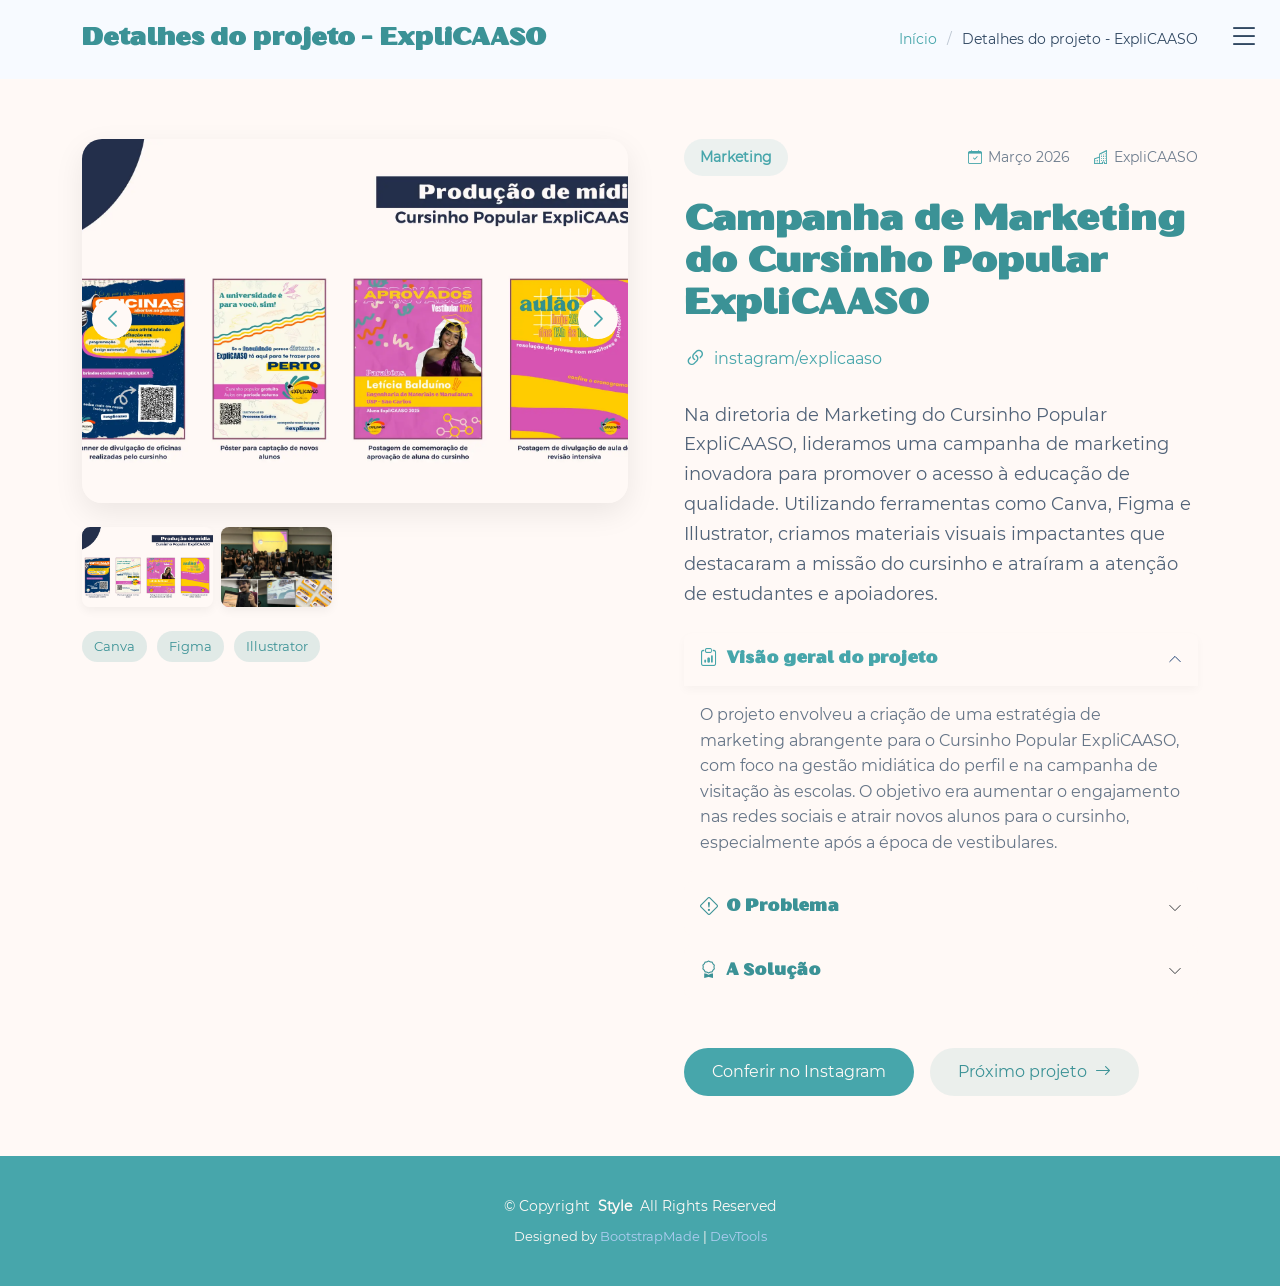
<file: portfolio-details-2.html>
<!DOCTYPE html>
<html lang="en">

<head>
  <meta charset="utf-8">
  <meta content="width=device-width, initial-scale=1.0" name="viewport">
  <title>Portfolio Details - Style Bootstrap Template</title>
  <meta name="description" content="">
  <meta name="keywords" content="">

  <!-- Favicons -->
  <link href="assets/img/favicon.png" rel="icon">
  <link href="assets/img/apple-touch-icon.png" rel="apple-touch-icon">

  <!-- Fonts -->
  <link href="https://fonts.googleapis.com" rel="preconnect">
  <link href="https://fonts.gstatic.com" rel="preconnect" crossorigin>
  <link href="https://fonts.googleapis.com/css2?family=Roboto:ital,wght@0,100;0,300;0,400;0,500;0,700;0,900;1,100;1,300;1,400;1,500;1,700;1,900&family=Open+Sans:ital,wght@0,300;0,400;0,500;0,600;0,700;0,800;1,300;1,400;1,500;1,600;1,700;1,800&family=Quicksand:wght@300;400;500;600;700&display=swap" rel="stylesheet">

  <!-- Vendor CSS Files -->
  <link href="assets/vendor/bootstrap/css/bootstrap.min.css" rel="stylesheet">
  <link href="assets/vendor/bootstrap-icons/bootstrap-icons.css" rel="stylesheet">
  <link href="assets/vendor/aos/aos.css" rel="stylesheet">
  <link href="assets/vendor/glightbox/css/glightbox.min.css" rel="stylesheet">
  <link href="assets/vendor/swiper/swiper-bundle.min.css" rel="stylesheet">

  <!-- Main CSS File -->
  <link href="assets/css/main.css" rel="stylesheet">

  <!-- =======================================================
  * Template Name: Style
  * Template URL: https://bootstrapmade.com/style-bootstrap-portfolio-template/
  * Updated: Jul 02 2025 with Bootstrap v5.3.7
  * Author: BootstrapMade.com
  * License: https://bootstrapmade.com/license/
  ======================================================== -->
</head>

<body class="portfolio-details-page">

  <header id="header" class="header d-flex align-items-center fixed-top">
    <div class="container-fluid position-relative d-flex align-items-center justify-content-between">

      <a href="index.html" class="logo d-flex align-items-center">
        <!-- Uncomment the line below if you also wish to use an image logo -->
        <!-- <img src="assets/img/logo.webp" alt=""> -->
        <!-- Uncomment the line below if you also wish to use an text logo -->
        <!-- <h1 class="sitename">Style</h1>  -->
      </a>

            <nav id="navmenu" class="navmenu">

        <div class="profile-img">
          <img src="assets/img/profile/profile-square-1.webp" alt="" class="img-fluid rounded-circle">
        </div>

        <a href="index.html" class="logo d-flex align-items-center justify-content-center active">
          <!-- Uncomment the line below if you also wish to use an image logo -->
          <!-- <img src="assets/img/logo.webp" alt=""> -->
          <h1 class="sitename">Pedro Rodrigues</h1>
        </a>

        <div class="social-links text-center">
          <a href="#" class="instagram"><i class="bi bi-instagram"></i></a>
          <a href="#" class="google-plus"><i class="bi bi-skype"></i></a>
          <a href="#" class="linkedin"><i class="bi bi-linkedin"></i></a>
        </div>

        <ul>
          <li><a href="index.html#hero">Início</a></li>
          <li><a href="index.html#about">Sobre</a></li>
          <!-- <li><a href="index.html#resume">Currículo</a></li> -->
          <!-- <li><a href="index.html#portfolio">Projetos</a></li> -->
          <!-- <li><a href="index.html#services">Serviços</a></li> -->
          <li class="dropdown"><a href="index.html#portfolio"><span>Projetos</span> <i class="bi bi-chevron-down toggle-dropdown"></i></a>
            <ul>
              <li><a href="portfolio-details-1.html">Página Web - DFSub</a></li>
              <li><a href="portfolio-details-2.html">Marketing - ExpliCAASO</a></li>
              <li><a href="portfolio-details-3.html">Identidade Visual - Belune Odontologia</a></li>
            </ul>
          </li>
          <li><a href="index.html#contact">Contato</a></li>
        </ul>
        <i class="mobile-nav-toggle d-xl-none bi bi-list"></i>
      </nav>

    </div>
  </header>

  <main class="main">

    <!-- Page Title -->
    <div class="page-title light-background">
      <div class="container d-lg-flex justify-content-between align-items-center">
        <h1 class="mb-2 mb-lg-0">Detalhes do projeto - ExpliCAASO</h1>
        <nav class="breadcrumbs">
          <ol>
            <li><a href="index.html">Início</a></li>
            <li class="current">Detalhes do projeto - ExpliCAASO</li>
          </ol>
        </nav>
      </div>
    </div><!-- End Page Title -->

    <!-- Portfolio Details Section -->
    <section id="portfolio-details" class="portfolio-details section">

      <div class="container" data-aos="fade-up" data-aos-delay="100">

        <div class="row gy-4">
          <div class="col-lg-6" data-aos="fade-right">
            <div class="portfolio-details-media">
              <div class="main-image">
                <div class="portfolio-details-slider swiper init-swiper" data-aos="zoom-in">
                  <script type="application/json" class="swiper-config">
                    {
                      "loop": true,
                      "speed": 1000,
                      "autoplay": {
                        "delay": 6000
                      },
                      "effect": "creative",
                      "creativeEffect": {
                        "prev": {
                          "shadow": true,
                          "translate": [0, 0, -400]
                        },
                        "next": {
                          "translate": ["100%", 0, 0]
                        }
                      },
                      "slidesPerView": 1,
                      "navigation": {
                        "nextEl": ".swiper-button-next",
                        "prevEl": ".swiper-button-prev"
                      }
                    }
                  </script>
                  <div class="swiper-wrapper">
                    <div class="swiper-slide">
                      <img src="assets/img/portfolio/portfolio-4.webp" alt="Portfolio Image" class="img-fluid">
                    </div>
                    <div class="swiper-slide">
                      <img src="assets/img/portfolio/portfolio-3.webp" alt="Portfolio Image" class="img-fluid">
                    </div>
                  </div>
                  <div class="swiper-button-prev"></div>
                  <div class="swiper-button-next"></div>
                </div>
              </div>

              <div class="thumbnail-grid" data-aos="fade-up" data-aos-delay="200">
                <div class="row g-2 mt-3">
                  <div class="col-3">
                    <img src="assets/img/portfolio/portfolio-4.webp" alt="Gallery Image" class="img-fluid glightbox">
                  </div>
                  <div class="col-3">
                    <img src="assets/img/portfolio/portfolio-3.webp" alt="Gallery Image" class="img-fluid glightbox">
                  </div>
                </div>
              </div>

              <div class="tech-stack-badges" data-aos="fade-up" data-aos-delay="300">
                <span>Canva</span>
                <span>Figma</span>
                <span>Illustrator</span>
              </div>
            </div>
          </div>

          <div class="col-lg-6" data-aos="fade-left">
            <div class="portfolio-details-content">
              <div class="project-meta">
                <div class="badge-wrapper">
                  <span class="project-badge">Marketing</span>
                </div>
                <div class="date-client">
                  <div class="meta-item">
                    <i class="bi bi-calendar-check"></i>
                    <span>Março 2026</span>
                  </div>
                  <div class="meta-item">
                    <i class="bi bi-buildings"></i>
                    <span>ExpliCAASO</span>
                  </div>
                </div>
              </div>

              <h2 class="project-title">Campanha de Marketing do Cursinho Popular ExpliCAASO</h2>

              <div class="project-website">
                <i class="bi bi-link-45deg"></i>
                <a href="https://www.instagram.com/explicaaso/" target="_blank">instagram/explicaaso</a>
              </div>

              <div class="project-overview">
                <p class="lead">
                  Na diretoria de Marketing do Cursinho Popular ExpliCAASO, lideramos uma campanha de marketing inovadora para promover o acesso à educação de qualidade. Utilizando ferramentas como Canva, Figma e Illustrator, criamos materiais visuais impactantes que destacaram a missão do cursinho e atraíram a atenção de estudantes e apoiadores.
                </p>

                <div class="accordion project-accordion" id="portfolio-details-projectAccordion">
                  <div class="accordion-item" data-aos="fade-up">
                    <h2 class="accordion-header">
                      <button class="accordion-button" type="button" data-bs-toggle="collapse" data-bs-target="#portfolio-details-collapse-1" aria-expanded="true" aria-controls="collapseOne">
                        <i class="bi bi-clipboard-data me-2"></i> Visão geral do projeto
                      </button>
                    </h2>
                    <div id="portfolio-details-collapse-1" class="accordion-collapse collapse show" data-bs-parent="#portfolio-details-projectAccordion">
                      <div class="accordion-body">
                        <p>O projeto envolveu a criação de uma estratégia de marketing abrangente para o Cursinho Popular ExpliCAASO, com foco na gestão midiática do perfil e na campanha de visitação às escolas. O objetivo era aumentar o engajamento nas redes sociais e atrair novos alunos para o cursinho, especialmente após a época de vestibulares.</p>
                      </div>
                    </div>
                  </div>

                  <div class="accordion-item" data-aos="fade-up" data-aos-delay="100">
                    <h2 class="accordion-header">
                      <button class="accordion-button collapsed" type="button" data-bs-toggle="collapse" data-bs-target="#portfolio-details-collapse-2" aria-expanded="false" aria-controls="collapseTwo">
                        <i class="bi bi-exclamation-diamond me-2"></i> O Problema
                      </button>
                    </h2>
                    <div id="portfolio-details-collapse-2" class="accordion-collapse collapse" data-bs-parent="#portfolio-details-projectAccordion">
                      <div class="accordion-body">
                        <p>Após a época de vestibulares, o cursinho enfrentou desafios para manter o engajamento dos estudantes e atrair novos alunos.</p>
                      </div>
                    </div>
                  </div>

                  <div class="accordion-item" data-aos="fade-up" data-aos-delay="200">
                    <h2 class="accordion-header">
                      <button class="accordion-button collapsed" type="button" data-bs-toggle="collapse" data-bs-target="#portfolio-details-collapse-3" aria-expanded="false" aria-controls="collapseThree">
                        <i class="bi bi-award me-2"></i> A Solução
                      </button>
                    </h2>
                    <div id="portfolio-details-collapse-3" class="accordion-collapse collapse" data-bs-parent="#portfolio-details-projectAccordion">
                      <div class="accordion-body">
                        <p>A gestão midiática do perfil e a campanha de visitação às escolas resultaram em um aumento significativo no engajamento nas redes sociais e na captação de novos alunos, fortalecendo a presença do ExpliCAASO na comunidade educacional.</p>
                      </div>
                    </div>
                  </div>
                </div>
              </div>

              <div class="cta-buttons" data-aos="fade-up" data-aos-delay="400">
                <a href="https://www.instagram.com/explicaaso/" class="btn-view-project" target="_blank">Conferir no Instagram</a>
                <a href="portfolio-details-3.html" class="btn-next-project">Próximo projeto <i class="bi bi-arrow-right"></i></a>
              </div>
            </div>
          </div>
        </div>

      </div>

    </section><!-- /Portfolio Details Section -->

  </main>

  <footer id="footer" class="footer dark-background">

    <div class="container">
      <div class="copyright text-center ">
        <p>© <span>Copyright</span> <strong class="px-1 sitename">Style</strong> <span>All Rights Reserved</span></p>
      </div>
      <div class="credits">
        <!-- All the links in the footer should remain intact. -->
        <!-- You can delete the links only if you've purchased the pro version. -->
        <!-- Licensing information: https://bootstrapmade.com/license/ -->
        <!-- Purchase the pro version with working PHP/AJAX contact form: [buy-url] -->
        Designed by <a href="https://bootstrapmade.com/">BootstrapMade</a> | <a href="https://bootstrapmade.com/tools/">DevTools</a>
      </div>
    </div>

  </footer>

  <!-- Scroll Top -->
  <a href="#" id="scroll-top" class="scroll-top d-flex align-items-center justify-content-center"><i class="bi bi-arrow-up-short"></i></a>

  <!-- Vendor JS Files -->
  <script src="assets/vendor/bootstrap/js/bootstrap.bundle.min.js"></script>
  <script src="assets/vendor/php-email-form/validate.js"></script>
  <script src="assets/vendor/aos/aos.js"></script>
  <script src="assets/vendor/purecounter/purecounter_vanilla.js"></script>
  <script src="assets/vendor/typed.js/typed.umd.js"></script>
  <script src="assets/vendor/waypoints/noframework.waypoints.js"></script>
  <script src="assets/vendor/glightbox/js/glightbox.min.js"></script>
  <script src="assets/vendor/imagesloaded/imagesloaded.pkgd.min.js"></script>
  <script src="assets/vendor/isotope-layout/isotope.pkgd.min.js"></script>
  <script src="assets/vendor/swiper/swiper-bundle.min.js"></script>

  <!-- Main JS File -->
  <script src="assets/js/main.js"></script>

</body>

</html>
</file>
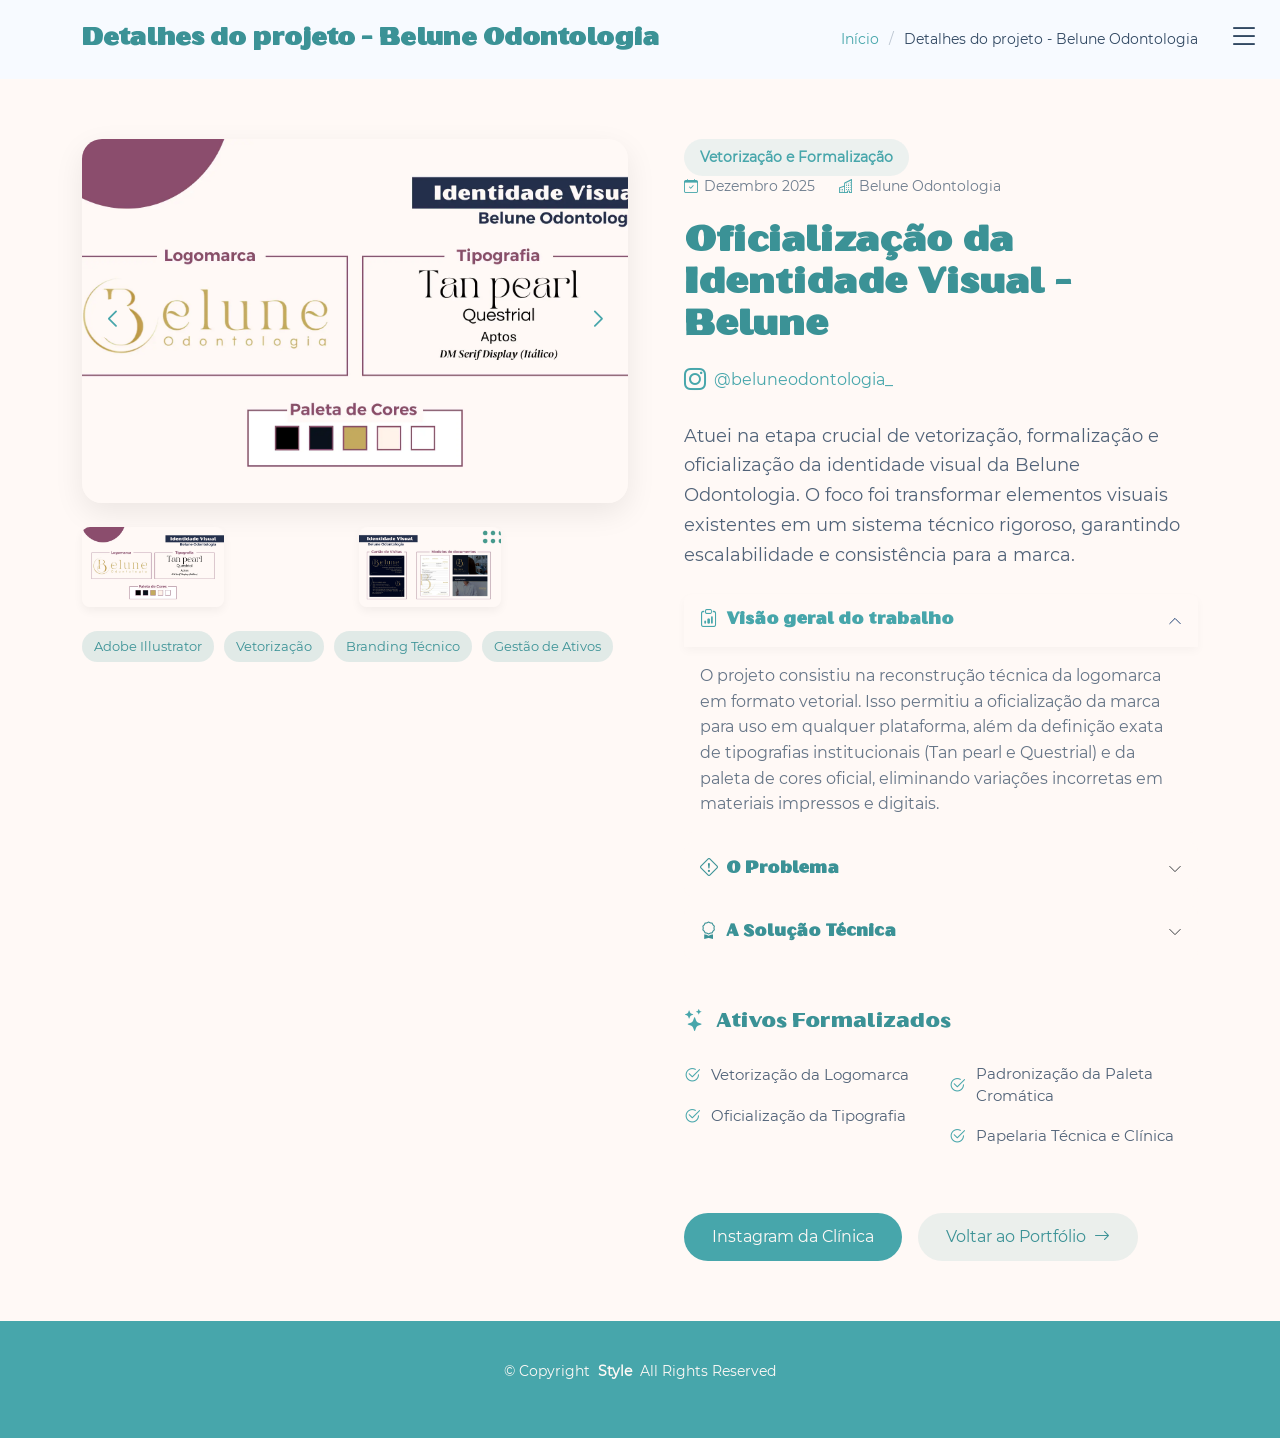
<file: portfolio-details-3.html>
<!DOCTYPE html>
<html lang="en">

<head>
  <meta charset="utf-8">
  <meta content="width=device-width, initial-scale=1.0" name="viewport">
  <title>Detalhes do Projeto - Belune Odontologia</title>
  <meta name="description" content="">
  <meta name="keywords" content="">

  <link href="assets/img/favicon.png" rel="icon">
  <link href="assets/img/apple-touch-icon.png" rel="apple-touch-icon">

  <link href="https://fonts.googleapis.com" rel="preconnect">
  <link href="https://fonts.gstatic.com" rel="preconnect" crossorigin>
  <link href="https://fonts.googleapis.com/css2?family=Roboto:ital,wght@0,100;0,300;0,400;0,500;0,700;0,900;1,100;1,300;1,400;1,500;1,700;1,900&family=Open+Sans:ital,wght@0,300;0,400;0,500;0,600;0,700;0,800;1,300;1,400;1,500;1,600;1,700;1,800&family=Quicksand:wght@300;400;500;600;700&display=swap" rel="stylesheet">

  <link href="assets/vendor/bootstrap/css/bootstrap.min.css" rel="stylesheet">
  <link href="assets/vendor/bootstrap-icons/bootstrap-icons.css" rel="stylesheet">
  <link href="assets/vendor/aos/aos.css" rel="stylesheet">
  <link href="assets/vendor/glightbox/css/glightbox.min.css" rel="stylesheet">
  <link href="assets/vendor/swiper/swiper-bundle.min.css" rel="stylesheet">

  <link href="assets/css/main.css" rel="stylesheet">
</head>

<body class="portfolio-details-page">

  <header id="header" class="header d-flex align-items-center fixed-top">
    <div class="container-fluid position-relative d-flex align-items-center justify-content-between">
      <a href="index.html" class="logo d-flex align-items-center"></a>
            <nav id="navmenu" class="navmenu">

        <div class="profile-img">
          <img src="assets/img/profile/profile-square-1.webp" alt="" class="img-fluid rounded-circle">
        </div>

        <a href="index.html" class="logo d-flex align-items-center justify-content-center active">
          <!-- Uncomment the line below if you also wish to use an image logo -->
          <!-- <img src="assets/img/logo.webp" alt=""> -->
          <h1 class="sitename">Pedro Rodrigues</h1>
        </a>

        <div class="social-links text-center">
          <a href="#" class="instagram"><i class="bi bi-instagram"></i></a>
          <a href="#" class="google-plus"><i class="bi bi-skype"></i></a>
          <a href="#" class="linkedin"><i class="bi bi-linkedin"></i></a>
        </div>

        <ul>
          <li><a href="index.html#hero">Início</a></li>
          <li><a href="index.html#about">Sobre</a></li>
          <!-- <li><a href="index.html#resume">Currículo</a></li> -->
          <!-- <li><a href="index.html#portfolio">Projetos</a></li> -->
          <!-- <li><a href="index.html#services">Serviços</a></li> -->
          <li class="dropdown"><a href="index.html#portfolio"><span>Projetos</span> <i class="bi bi-chevron-down toggle-dropdown"></i></a>
            <ul>
              <li><a href="portfolio-details-1.html">Página Web - DFSub</a></li>
              <li><a href="portfolio-details-2.html">Marketing - ExpliCAASO</a></li>
              <li><a href="portfolio-details-3.html">Identidade Visual - Belune Odontologia</a></li>
            </ul>
          </li>
          <li><a href="index.html#contact">Contato</a></li>
        </ul>
        <i class="mobile-nav-toggle d-xl-none bi bi-list"></i>
      </nav>
    </div>
  </header>

  <main class="main">

    <div class="page-title light-background">
      <div class="container d-lg-flex justify-content-between align-items-center">
        <h1 class="mb-2 mb-lg-0">Detalhes do projeto - Belune Odontologia</h1>
        <nav class="breadcrumbs">
          <ol>
            <li><a href="index.html">Início</a></li>
            <li class="current">Detalhes do projeto - Belune Odontologia</li>
          </ol>
        </nav>
      </div>
    </div>

    <section id="portfolio-details" class="portfolio-details section">
      <div class="container" data-aos="fade-up" data-aos-delay="100">
        <div class="row gy-4">
          <div class="col-lg-6" data-aos="fade-right">
            <div class="portfolio-details-media">
              <div class="main-image">
                <div class="portfolio-details-slider swiper init-swiper" data-aos="zoom-in">
                  <script type="application/json" class="swiper-config">
                    {
                      "loop": true,
                      "speed": 1000,
                      "autoplay": { "delay": 6000 },
                      "effect": "creative",
                      "creativeEffect": {
                        "prev": { "shadow": true, "translate": [0, 0, -400] },
                        "next": { "translate": ["100%", 0, 0] }
                      },
                      "slidesPerView": 1,
                      "navigation": { "nextEl": ".swiper-button-next", "prevEl": ".swiper-button-prev" }
                    }
                  </script>
                  <div class="swiper-wrapper">
                    <div class="swiper-slide">
                        <img src="assets/img/portfolio/portfolio-5.webp" alt="Vetorização e Identidade Visual" class="img-fluid">
                    </div>
                    <div class="swiper-slide">
                      <img src="assets/img/portfolio/portfolio-6.webp" alt="Formalização de Documentos e Cartão" class="img-fluid">
                    </div>
                  </div>
                  <div class="swiper-button-prev"></div>
                  <div class="swiper-button-next"></div>
                </div>
              </div>

              <div class="thumbnail-grid" data-aos="fade-up" data-aos-delay="200">
                <div class="row g-2 mt-3">
                  <div class="col-6">
                    <img src="assets/img/portfolio/portfolio-5.webp" alt="Vetorização da Logomarca" class="img-fluid glightbox">
                  </div>
                  <div class="col-6">
                    <img src="assets/img/portfolio/portfolio-6.webp" alt="Modelos Oficializados" class="img-fluid glightbox">
                  </div>
                </div>
              </div>

              <div class="tech-stack-badges" data-aos="fade-up" data-aos-delay="300">
                <span>Adobe Illustrator</span>
                <span>Vetorização</span>
                <span>Branding Técnico</span>
                <span>Gestão de Ativos</span>
              </div>
            </div>
          </div>

          <div class="col-lg-6" data-aos="fade-left">
            <div class="portfolio-details-content">
              <div class="project-meta">
                <div class="badge-wrapper">
                  <span class="project-badge">Vetorização e Formalização</span>
                </div>
                <div class="date-client">
                  <div class="meta-item">
                    <i class="bi bi-calendar-check"></i>
                    <span>Dezembro 2025</span>
                  </div>
                  <div class="meta-item">
                    <i class="bi bi-buildings"></i>
                    <span>Belune Odontologia</span>
                  </div>
                </div>
              </div>

              <h2 class="project-title">Oficialização da Identidade Visual - Belune</h2>

              <div class="project-website">
                <i class="bi bi-instagram"></i>
                <a href="https://www.instagram.com/beluneodontologia_" target="_blank">@beluneodontologia_</a>
              </div>

              <div class="project-overview">
                <p class="lead">
                  Atuei na etapa crucial de <strong>vetorização, formalização e oficialização</strong> da identidade visual da Belune Odontologia. O foco foi transformar elementos visuais existentes em um sistema técnico rigoroso, garantindo escalabilidade e consistência para a marca.
                </p>

                <div class="accordion project-accordion" id="portfolio-details-projectAccordion">
                  <div class="accordion-item" data-aos="fade-up">
                    <h2 class="accordion-header">
                      <button class="accordion-button" type="button" data-bs-toggle="collapse" data-bs-target="#portfolio-details-collapse-1" aria-expanded="true">
                        <i class="bi bi-clipboard-data me-2"></i> Visão geral do trabalho
                      </button>
                    </h2>
                    <div id="portfolio-details-collapse-1" class="accordion-collapse collapse show" data-bs-parent="#portfolio-details-projectAccordion">
                      <div class="accordion-body">
                        <p>O projeto consistiu na reconstrução técnica da logomarca em formato vetorial. Isso permitiu a oficialização da marca para uso em qualquer plataforma, além da definição exata de tipografias institucionais (Tan pearl e Questrial) e da paleta de cores oficial, eliminando variações incorretas em materiais impressos e digitais.</p>
                      </div>
                    </div>
                  </div>

                  <div class="accordion-item" data-aos="fade-up" data-aos-delay="100">
                    <h2 class="accordion-header">
                      <button class="accordion-button collapsed" type="button" data-bs-toggle="collapse" data-bs-target="#portfolio-details-collapse-2">
                        <i class="bi bi-exclamation-diamond me-2"></i> O Problema
                      </button>
                    </h2>
                    <div id="portfolio-details-collapse-2" class="accordion-collapse collapse" data-bs-parent="#portfolio-details-projectAccordion">
                      <div class="accordion-body">
                        <p>A clínica possuía uma base visual, mas carecia de arquivos técnicos profissionais (vetores) e de uma padronização formal. Isso resultava em dificuldades na aplicação da marca em materiais de grandes formatos e na falta de unidade visual entre documentos clínicos e redes sociais.</p>
                      </div>
                    </div>
                  </div>

                  <div class="accordion-item" data-aos="fade-up" data-aos-delay="200">
                    <h2 class="accordion-header">
                      <button class="accordion-button collapsed" type="button" data-bs-toggle="collapse" data-bs-target="#portfolio-details-collapse-3">
                        <i class="bi bi-award me-2"></i> A Solução Técnica
                      </button>
                    </h2>
                    <div id="portfolio-details-collapse-3" class="accordion-collapse collapse" data-bs-parent="#portfolio-details-projectAccordion">
                      <div class="accordion-body">
                        <p>Através da formalização, criei um guia técnico de aplicação. Entreguei a logomarca oficializada em alta resolução, defini os padrões cromáticos e apliquei essas normas na criação de cartões de visita e modelos de documentos de anamnese, oficializando o branding institucional da Belune.</p>
                      </div>
                    </div>
                  </div>
                </div>
              </div>

              <div class="project-features" data-aos="fade-up" data-aos-delay="300">
                <h3><i class="bi bi-stars"></i> Ativos Formalizados</h3>
                <div class="row g-3">
                  <div class="col-md-6">
                    <ul class="feature-list">
                      <li><i class="bi bi-check2-circle"></i> Vetorização da Logomarca</li>
                      <li><i class="bi bi-check2-circle"></i> Oficialização da Tipografia</li>
                    </ul>
                  </div>
                  <div class="col-md-6">
                    <ul class="feature-list">
                      <li><i class="bi bi-check2-circle"></i> Padronização da Paleta Cromática</li>
                      <li><i class="bi bi-check2-circle"></i> Papelaria Técnica e Clínica</li>
                    </ul>
                  </div>
                </div>
              </div>

              <div class="cta-buttons" data-aos="fade-up" data-aos-delay="400">
                <a href="https://www.instagram.com/beluneodontologia_" class="btn-view-project" target="_blank">Instagram da Clínica</a>
                <a href="index.html#portfolio" class="btn-next-project">Voltar ao Portfólio <i class="bi bi-arrow-right"></i></a>
              </div>
            </div>
          </div>
        </div>
      </div>
    </section>

  </main>

  <footer id="footer" class="footer dark-background">
    <div class="container text-center">
      <p>© <span>Copyright</span> <strong class="px-1 sitename">Style</strong> <span>All Rights Reserved</span></p>
    </div>
  </footer>

  <a href="#" id="scroll-top" class="scroll-top d-flex align-items-center justify-content-center"><i class="bi bi-arrow-up-short"></i></a>

  <script src="assets/vendor/bootstrap/js/bootstrap.bundle.min.js"></script>
  <script src="assets/vendor/aos/aos.js"></script>
  <script src="assets/vendor/glightbox/js/glightbox.min.js"></script>
  <script src="assets/vendor/swiper/swiper-bundle.min.js"></script>
  <script src="assets/js/main.js"></script>

</body>
</html>
</file>
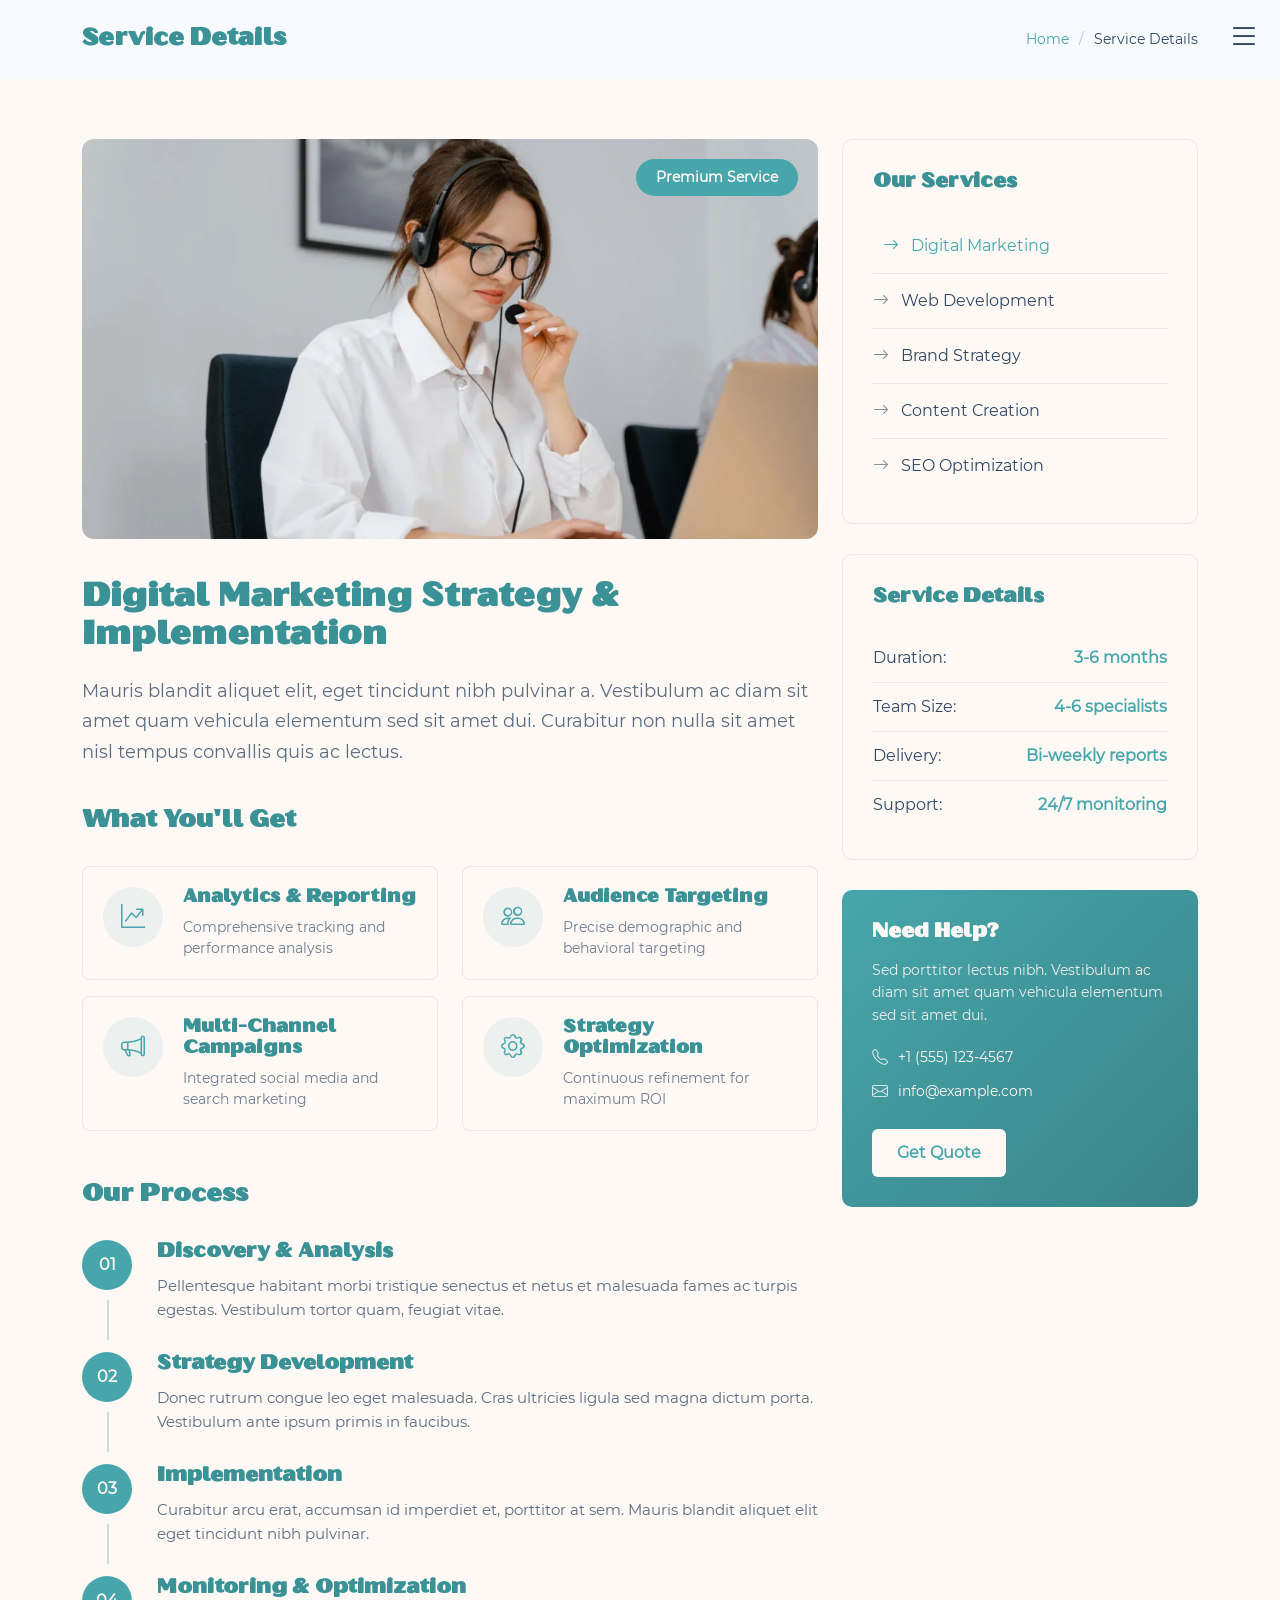
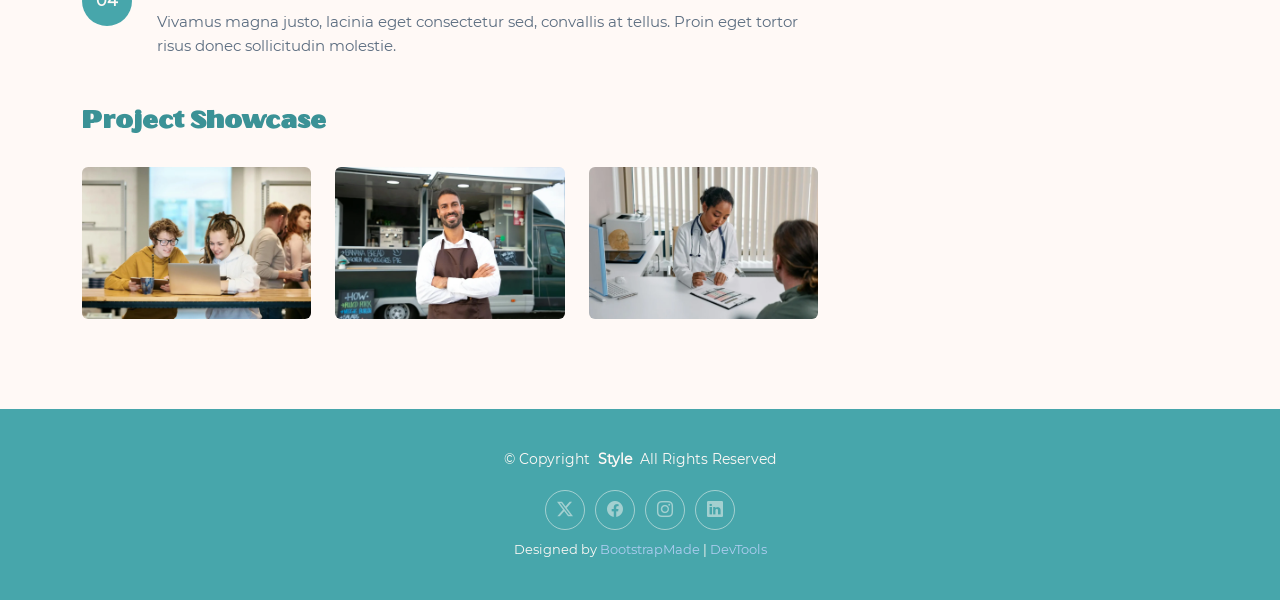
<file: service-details.html>
<!DOCTYPE html>
<html lang="en">

<head>
  <meta charset="utf-8">
  <meta content="width=device-width, initial-scale=1.0" name="viewport">
  <title>Service Details - Style Bootstrap Template</title>
  <meta name="description" content="">
  <meta name="keywords" content="">

  <!-- Favicons -->
  <link href="assets/img/favicon.png" rel="icon">
  <link href="assets/img/apple-touch-icon.png" rel="apple-touch-icon">

  <!-- Fonts -->
  <link href="https://fonts.googleapis.com" rel="preconnect">
  <link href="https://fonts.gstatic.com" rel="preconnect" crossorigin>
  <link href="https://fonts.googleapis.com/css2?family=Roboto:ital,wght@0,100;0,300;0,400;0,500;0,700;0,900;1,100;1,300;1,400;1,500;1,700;1,900&family=Open+Sans:ital,wght@0,300;0,400;0,500;0,600;0,700;0,800;1,300;1,400;1,500;1,600;1,700;1,800&family=Quicksand:wght@300;400;500;600;700&display=swap" rel="stylesheet">

  <!-- Vendor CSS Files -->
  <link href="assets/vendor/bootstrap/css/bootstrap.min.css" rel="stylesheet">
  <link href="assets/vendor/bootstrap-icons/bootstrap-icons.css" rel="stylesheet">
  <link href="assets/vendor/aos/aos.css" rel="stylesheet">
  <link href="assets/vendor/glightbox/css/glightbox.min.css" rel="stylesheet">
  <link href="assets/vendor/swiper/swiper-bundle.min.css" rel="stylesheet">

  <!-- Main CSS File -->
  <link href="assets/css/main.css" rel="stylesheet">

  <!-- =======================================================
  * Template Name: Style
  * Template URL: https://bootstrapmade.com/style-bootstrap-portfolio-template/
  * Updated: Jul 02 2025 with Bootstrap v5.3.7
  * Author: BootstrapMade.com
  * License: https://bootstrapmade.com/license/
  ======================================================== -->
</head>

<body class="service-details-page">

  <header id="header" class="header d-flex align-items-center fixed-top">
    <div class="container-fluid position-relative d-flex align-items-center justify-content-between">

      <a href="index.html" class="logo d-flex align-items-center">
        <!-- Uncomment the line below if you also wish to use an image logo -->
        <!-- <img src="assets/img/logo.webp" alt=""> -->
        <!-- Uncomment the line below if you also wish to use an text logo -->
        <!-- <h1 class="sitename">Style</h1>  -->
      </a>

      <nav id="navmenu" class="navmenu">

        <div class="profile-img">
          <img src="assets/img/profile/profile-square-1.webp" alt="" class="img-fluid rounded-circle">
        </div>

        <a href="index.html" class="logo d-flex align-items-center justify-content-center">
          <!-- Uncomment the line below if you also wish to use an image logo -->
          <!-- <img src="assets/img/logo.webp" alt=""> -->
          <h1 class="sitename">Alex Smith</h1>
        </a>

        <div class="social-links text-center">
          <a href="#" class="twitter"><i class="bi bi-twitter-x"></i></a>
          <a href="#" class="facebook"><i class="bi bi-facebook"></i></a>
          <a href="#" class="instagram"><i class="bi bi-instagram"></i></a>
          <a href="#" class="google-plus"><i class="bi bi-skype"></i></a>
          <a href="#" class="linkedin"><i class="bi bi-linkedin"></i></a>
        </div>

        <ul>
          <li><a href="#hero">Home</a></li>
          <li><a href="#about">About</a></li>
          <li><a href="#resume">Resume</a></li>
          <li><a href="#portfolio">Portfolio</a></li>
          <li><a href="#services">Services</a></li>
          <li class="dropdown"><a href="#"><span>Dropdown</span> <i class="bi bi-chevron-down toggle-dropdown"></i></a>
            <ul>
              <li><a href="#">Dropdown 1</a></li>
              <li class="dropdown"><a href="#"><span>Deep Dropdown</span> <i class="bi bi-chevron-down toggle-dropdown"></i></a>
                <ul>
                  <li><a href="#">Deep Dropdown 1</a></li>
                  <li><a href="#">Deep Dropdown 2</a></li>
                  <li><a href="#">Deep Dropdown 3</a></li>
                  <li><a href="#">Deep Dropdown 4</a></li>
                  <li><a href="#">Deep Dropdown 5</a></li>
                </ul>
              </li>
              <li><a href="#">Dropdown 2</a></li>
              <li><a href="#">Dropdown 3</a></li>
              <li><a href="#">Dropdown 4</a></li>
            </ul>
          </li>
          <li><a href="#contact">Contact</a></li>
        </ul>
        <i class="mobile-nav-toggle d-xl-none bi bi-list"></i>
      </nav>

    </div>
  </header>

  <main class="main">

    <!-- Page Title -->
    <div class="page-title light-background">
      <div class="container d-lg-flex justify-content-between align-items-center">
        <h1 class="mb-2 mb-lg-0">Service Details</h1>
        <nav class="breadcrumbs">
          <ol>
            <li><a href="index.html">Home</a></li>
            <li class="current">Service Details</li>
          </ol>
        </nav>
      </div>
    </div><!-- End Page Title -->

    <!-- Service Details Section -->
    <section id="service-details" class="service-details section">

      <div class="container" data-aos="fade-up" data-aos-delay="100">

        <div class="row gy-5">

          <div class="col-lg-8" data-aos="fade-up" data-aos-delay="200">
            <div class="service-hero">
              <img src="assets/img/services/services-7.webp" alt="" class="img-fluid">
              <div class="service-badge">
                <span>Premium Service</span>
              </div>
            </div>

            <div class="service-content">
              <div class="service-header">
                <h2>Digital Marketing Strategy &amp; Implementation</h2>
                <p class="service-intro">Mauris blandit aliquet elit, eget tincidunt nibh pulvinar a. Vestibulum ac diam sit amet quam vehicula elementum sed sit amet dui. Curabitur non nulla sit amet nisl tempus convallis quis ac lectus.</p>
              </div>

              <div class="service-features">
                <h4>What You'll Get</h4>
                <div class="row gy-3">
                  <div class="col-md-6">
                    <div class="feature-item">
                      <div class="feature-icon">
                        <i class="bi bi-graph-up-arrow"></i>
                      </div>
                      <div class="feature-content">
                        <h5>Analytics &amp; Reporting</h5>
                        <p>Comprehensive tracking and performance analysis</p>
                      </div>
                    </div>
                  </div>
                  <div class="col-md-6">
                    <div class="feature-item">
                      <div class="feature-icon">
                        <i class="bi bi-people"></i>
                      </div>
                      <div class="feature-content">
                        <h5>Audience Targeting</h5>
                        <p>Precise demographic and behavioral targeting</p>
                      </div>
                    </div>
                  </div>
                  <div class="col-md-6">
                    <div class="feature-item">
                      <div class="feature-icon">
                        <i class="bi bi-megaphone"></i>
                      </div>
                      <div class="feature-content">
                        <h5>Multi-Channel Campaigns</h5>
                        <p>Integrated social media and search marketing</p>
                      </div>
                    </div>
                  </div>
                  <div class="col-md-6">
                    <div class="feature-item">
                      <div class="feature-icon">
                        <i class="bi bi-gear"></i>
                      </div>
                      <div class="feature-content">
                        <h5>Strategy Optimization</h5>
                        <p>Continuous refinement for maximum ROI</p>
                      </div>
                    </div>
                  </div>
                </div>
              </div>

              <div class="service-process">
                <h4>Our Process</h4>
                <div class="process-steps">
                  <div class="process-step">
                    <div class="step-number">01</div>
                    <div class="step-content">
                      <h5>Discovery &amp; Analysis</h5>
                      <p>Pellentesque habitant morbi tristique senectus et netus et malesuada fames ac turpis egestas. Vestibulum tortor quam, feugiat vitae.</p>
                    </div>
                  </div>
                  <div class="process-step">
                    <div class="step-number">02</div>
                    <div class="step-content">
                      <h5>Strategy Development</h5>
                      <p>Donec rutrum congue leo eget malesuada. Cras ultricies ligula sed magna dictum porta. Vestibulum ante ipsum primis in faucibus.</p>
                    </div>
                  </div>
                  <div class="process-step">
                    <div class="step-number">03</div>
                    <div class="step-content">
                      <h5>Implementation</h5>
                      <p>Curabitur arcu erat, accumsan id imperdiet et, porttitor at sem. Mauris blandit aliquet elit eget tincidunt nibh pulvinar.</p>
                    </div>
                  </div>
                  <div class="process-step">
                    <div class="step-number">04</div>
                    <div class="step-content">
                      <h5>Monitoring &amp; Optimization</h5>
                      <p>Vivamus magna justo, lacinia eget consectetur sed, convallis at tellus. Proin eget tortor risus donec sollicitudin molestie.</p>
                    </div>
                  </div>
                </div>
              </div>

              <div class="service-gallery" data-aos="fade-up" data-aos-delay="300">
                <h4>Project Showcase</h4>
                <div class="row gy-3">
                  <div class="col-md-4">
                    <img src="assets/img/services/services-2.webp" alt="" class="img-fluid rounded">
                  </div>
                  <div class="col-md-4">
                    <img src="assets/img/services/services-8.webp" alt="" class="img-fluid rounded">
                  </div>
                  <div class="col-md-4">
                    <img src="assets/img/services/services-11.webp" alt="" class="img-fluid rounded">
                  </div>
                </div>
              </div>
            </div>
          </div>

          <div class="col-lg-4" data-aos="fade-up" data-aos-delay="400">
            <div class="service-sidebar">

              <div class="service-menu">
                <h4>Our Services</h4>
                <div class="menu-list">
                  <a href="#" class="menu-item active">
                    <i class="bi bi-arrow-right"></i>
                    <span>Digital Marketing</span>
                  </a>
                  <a href="#" class="menu-item">
                    <i class="bi bi-arrow-right"></i>
                    <span>Web Development</span>
                  </a>
                  <a href="#" class="menu-item">
                    <i class="bi bi-arrow-right"></i>
                    <span>Brand Strategy</span>
                  </a>
                  <a href="#" class="menu-item">
                    <i class="bi bi-arrow-right"></i>
                    <span>Content Creation</span>
                  </a>
                  <a href="#" class="menu-item">
                    <i class="bi bi-arrow-right"></i>
                    <span>SEO Optimization</span>
                  </a>
                </div>
              </div>

              <div class="service-info">
                <h4>Service Details</h4>
                <div class="info-list">
                  <div class="info-item">
                    <span class="info-label">Duration:</span>
                    <span class="info-value">3-6 months</span>
                  </div>
                  <div class="info-item">
                    <span class="info-label">Team Size:</span>
                    <span class="info-value">4-6 specialists</span>
                  </div>
                  <div class="info-item">
                    <span class="info-label">Delivery:</span>
                    <span class="info-value">Bi-weekly reports</span>
                  </div>
                  <div class="info-item">
                    <span class="info-label">Support:</span>
                    <span class="info-value">24/7 monitoring</span>
                  </div>
                </div>
              </div>

              <div class="contact-card">
                <div class="contact-content">
                  <h4>Need Help?</h4>
                  <p>Sed porttitor lectus nibh. Vestibulum ac diam sit amet quam vehicula elementum sed sit amet dui.</p>
                  <div class="contact-info">
                    <div class="contact-item">
                      <i class="bi bi-telephone"></i>
                      <span>+1 (555) 123-4567</span>
                    </div>
                    <div class="contact-item">
                      <i class="bi bi-envelope"></i>
                      <span>info@example.com</span>
                    </div>
                  </div>
                  <a href="#" class="btn btn-primary">Get Quote</a>
                </div>
              </div>

            </div>
          </div>

        </div>

      </div>

    </section><!-- /Service Details Section -->

  </main>

  <footer id="footer" class="footer dark-background">

    <div class="container">
      <div class="copyright text-center ">
        <p>© <span>Copyright</span> <strong class="px-1 sitename">Style</strong> <span>All Rights Reserved</span></p>
      </div>
      <div class="social-links d-flex justify-content-center">
        <a href=""><i class="bi bi-twitter-x"></i></a>
        <a href=""><i class="bi bi-facebook"></i></a>
        <a href=""><i class="bi bi-instagram"></i></a>
        <a href=""><i class="bi bi-linkedin"></i></a>
      </div>
      <div class="credits">
        <!-- All the links in the footer should remain intact. -->
        <!-- You can delete the links only if you've purchased the pro version. -->
        <!-- Licensing information: https://bootstrapmade.com/license/ -->
        <!-- Purchase the pro version with working PHP/AJAX contact form: [buy-url] -->
        Designed by <a href="https://bootstrapmade.com/">BootstrapMade</a> | <a href="https://bootstrapmade.com/tools/">DevTools</a>
      </div>
    </div>

  </footer>

  <!-- Scroll Top -->
  <a href="#" id="scroll-top" class="scroll-top d-flex align-items-center justify-content-center"><i class="bi bi-arrow-up-short"></i></a>

  <!-- Vendor JS Files -->
  <script src="assets/vendor/bootstrap/js/bootstrap.bundle.min.js"></script>
  <script src="assets/vendor/php-email-form/validate.js"></script>
  <script src="assets/vendor/aos/aos.js"></script>
  <script src="assets/vendor/purecounter/purecounter_vanilla.js"></script>
  <script src="assets/vendor/typed.js/typed.umd.js"></script>
  <script src="assets/vendor/waypoints/noframework.waypoints.js"></script>
  <script src="assets/vendor/glightbox/js/glightbox.min.js"></script>
  <script src="assets/vendor/imagesloaded/imagesloaded.pkgd.min.js"></script>
  <script src="assets/vendor/isotope-layout/isotope.pkgd.min.js"></script>
  <script src="assets/vendor/swiper/swiper-bundle.min.js"></script>

  <!-- Main JS File -->
  <script src="assets/js/main.js"></script>

</body>

</html>
</file>
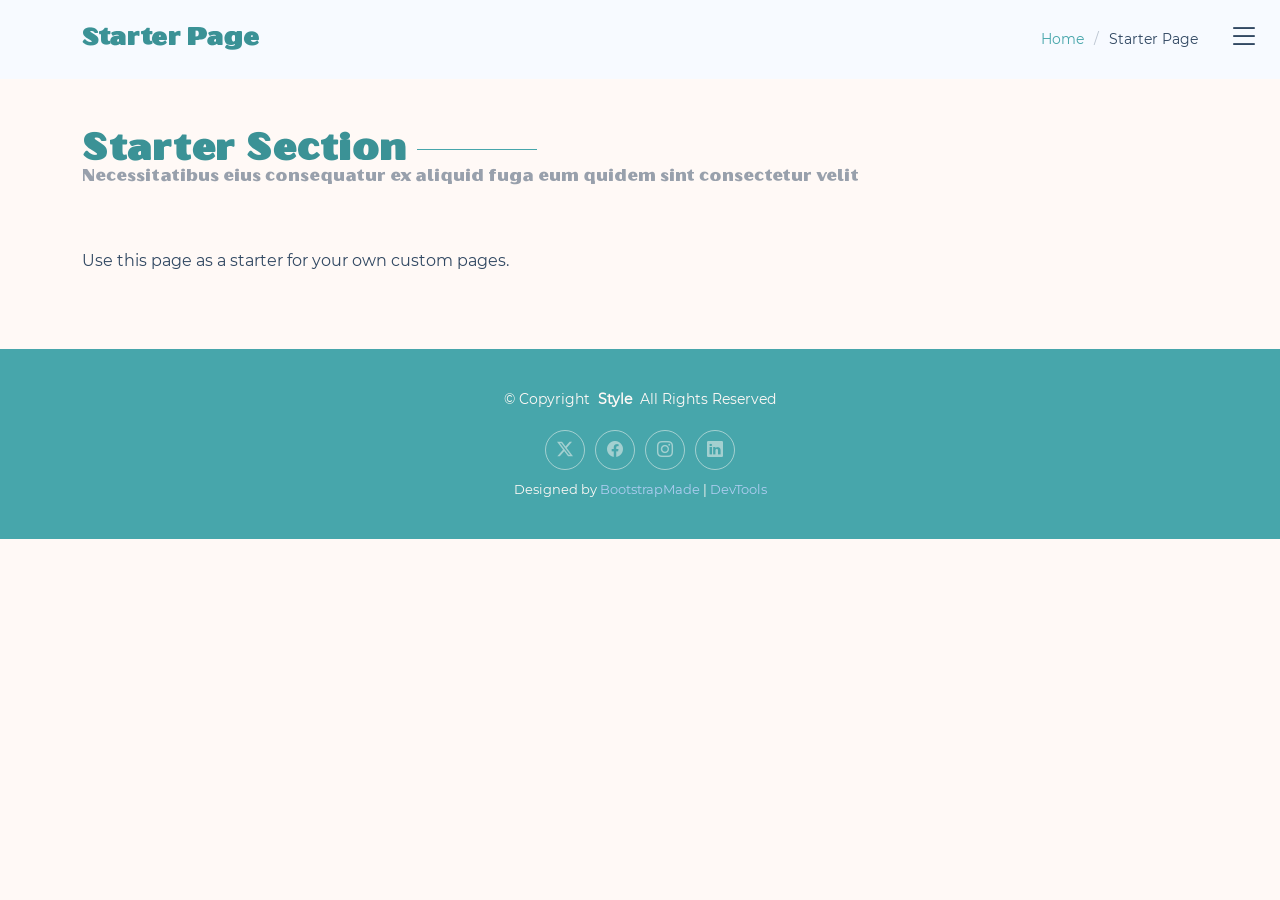
<file: starter-page.html>
<!DOCTYPE html>
<html lang="en">

<head>
  <meta charset="utf-8">
  <meta content="width=device-width, initial-scale=1.0" name="viewport">
  <title>Starter Page - Style Bootstrap Template</title>
  <meta name="description" content="">
  <meta name="keywords" content="">

  <!-- Favicons -->
  <link href="assets/img/favicon.png" rel="icon">
  <link href="assets/img/apple-touch-icon.png" rel="apple-touch-icon">

  <!-- Fonts -->
  <link href="https://fonts.googleapis.com" rel="preconnect">
  <link href="https://fonts.gstatic.com" rel="preconnect" crossorigin>
  <link href="https://fonts.googleapis.com/css2?family=Roboto:ital,wght@0,100;0,300;0,400;0,500;0,700;0,900;1,100;1,300;1,400;1,500;1,700;1,900&family=Open+Sans:ital,wght@0,300;0,400;0,500;0,600;0,700;0,800;1,300;1,400;1,500;1,600;1,700;1,800&family=Quicksand:wght@300;400;500;600;700&display=swap" rel="stylesheet">

  <!-- Vendor CSS Files -->
  <link href="assets/vendor/bootstrap/css/bootstrap.min.css" rel="stylesheet">
  <link href="assets/vendor/bootstrap-icons/bootstrap-icons.css" rel="stylesheet">
  <link href="assets/vendor/aos/aos.css" rel="stylesheet">
  <link href="assets/vendor/glightbox/css/glightbox.min.css" rel="stylesheet">
  <link href="assets/vendor/swiper/swiper-bundle.min.css" rel="stylesheet">

  <!-- Main CSS File -->
  <link href="assets/css/main.css" rel="stylesheet">

  <!-- =======================================================
  * Template Name: Style
  * Template URL: https://bootstrapmade.com/style-bootstrap-portfolio-template/
  * Updated: Jul 02 2025 with Bootstrap v5.3.7
  * Author: BootstrapMade.com
  * License: https://bootstrapmade.com/license/
  ======================================================== -->
</head>

<body class="starter-page-page">

  <header id="header" class="header d-flex align-items-center fixed-top">
    <div class="container-fluid position-relative d-flex align-items-center justify-content-between">

      <a href="index.html" class="logo d-flex align-items-center">
        <!-- Uncomment the line below if you also wish to use an image logo -->
        <!-- <img src="assets/img/logo.webp" alt=""> -->
        <!-- Uncomment the line below if you also wish to use an text logo -->
        <!-- <h1 class="sitename">Style</h1>  -->
      </a>

      <nav id="navmenu" class="navmenu">

        <div class="profile-img">
          <img src="assets/img/profile/profile-square-1.webp" alt="" class="img-fluid rounded-circle">
        </div>

        <a href="index.html" class="logo d-flex align-items-center justify-content-center">
          <!-- Uncomment the line below if you also wish to use an image logo -->
          <!-- <img src="assets/img/logo.webp" alt=""> -->
          <h1 class="sitename">Alex Smith</h1>
        </a>

        <div class="social-links text-center">
          <a href="#" class="twitter"><i class="bi bi-twitter-x"></i></a>
          <a href="#" class="facebook"><i class="bi bi-facebook"></i></a>
          <a href="#" class="instagram"><i class="bi bi-instagram"></i></a>
          <a href="#" class="google-plus"><i class="bi bi-skype"></i></a>
          <a href="#" class="linkedin"><i class="bi bi-linkedin"></i></a>
        </div>

        <ul>
          <li><a href="#hero">Home</a></li>
          <li><a href="#about">About</a></li>
          <li><a href="#resume">Resume</a></li>
          <li><a href="#portfolio">Portfolio</a></li>
          <li><a href="#services">Services</a></li>
          <li class="dropdown"><a href="#"><span>Dropdown</span> <i class="bi bi-chevron-down toggle-dropdown"></i></a>
            <ul>
              <li><a href="#">Dropdown 1</a></li>
              <li class="dropdown"><a href="#"><span>Deep Dropdown</span> <i class="bi bi-chevron-down toggle-dropdown"></i></a>
                <ul>
                  <li><a href="#">Deep Dropdown 1</a></li>
                  <li><a href="#">Deep Dropdown 2</a></li>
                  <li><a href="#">Deep Dropdown 3</a></li>
                  <li><a href="#">Deep Dropdown 4</a></li>
                  <li><a href="#">Deep Dropdown 5</a></li>
                </ul>
              </li>
              <li><a href="#">Dropdown 2</a></li>
              <li><a href="#">Dropdown 3</a></li>
              <li><a href="#">Dropdown 4</a></li>
            </ul>
          </li>
          <li><a href="#contact">Contact</a></li>
        </ul>
        <i class="mobile-nav-toggle d-xl-none bi bi-list"></i>
      </nav>

    </div>
  </header>

  <main class="main">

    <!-- Page Title -->
    <div class="page-title light-background">
      <div class="container d-lg-flex justify-content-between align-items-center">
        <h1 class="mb-2 mb-lg-0">Starter Page</h1>
        <nav class="breadcrumbs">
          <ol>
            <li><a href="index.html">Home</a></li>
            <li class="current">Starter Page</li>
          </ol>
        </nav>
      </div>
    </div><!-- End Page Title -->

    <!-- Starter Section Section -->
    <section id="starter-section" class="starter-section section">

      <!-- Section Title -->
      <div class="container section-title">
        <h2>Starter Section</h2>
        <p>Necessitatibus eius consequatur ex aliquid fuga eum quidem sint consectetur velit</p>
      </div><!-- End Section Title -->

      <div class="container" data-aos="fade-up">
        <p>Use this page as a starter for your own custom pages.</p>
      </div>

    </section><!-- /Starter Section Section -->

  </main>

  <footer id="footer" class="footer dark-background">

    <div class="container">
      <div class="copyright text-center ">
        <p>© <span>Copyright</span> <strong class="px-1 sitename">Style</strong> <span>All Rights Reserved</span></p>
      </div>
      <div class="social-links d-flex justify-content-center">
        <a href=""><i class="bi bi-twitter-x"></i></a>
        <a href=""><i class="bi bi-facebook"></i></a>
        <a href=""><i class="bi bi-instagram"></i></a>
        <a href=""><i class="bi bi-linkedin"></i></a>
      </div>
      <div class="credits">
        <!-- All the links in the footer should remain intact. -->
        <!-- You can delete the links only if you've purchased the pro version. -->
        <!-- Licensing information: https://bootstrapmade.com/license/ -->
        <!-- Purchase the pro version with working PHP/AJAX contact form: [buy-url] -->
        Designed by <a href="https://bootstrapmade.com/">BootstrapMade</a> | <a href="https://bootstrapmade.com/tools/">DevTools</a>
      </div>
    </div>

  </footer>

  <!-- Scroll Top -->
  <a href="#" id="scroll-top" class="scroll-top d-flex align-items-center justify-content-center"><i class="bi bi-arrow-up-short"></i></a>

  <!-- Vendor JS Files -->
  <script src="assets/vendor/bootstrap/js/bootstrap.bundle.min.js"></script>
  <script src="assets/vendor/php-email-form/validate.js"></script>
  <script src="assets/vendor/aos/aos.js"></script>
  <script src="assets/vendor/purecounter/purecounter_vanilla.js"></script>
  <script src="assets/vendor/typed.js/typed.umd.js"></script>
  <script src="assets/vendor/waypoints/noframework.waypoints.js"></script>
  <script src="assets/vendor/glightbox/js/glightbox.min.js"></script>
  <script src="assets/vendor/imagesloaded/imagesloaded.pkgd.min.js"></script>
  <script src="assets/vendor/isotope-layout/isotope.pkgd.min.js"></script>
  <script src="assets/vendor/swiper/swiper-bundle.min.js"></script>

  <!-- Main JS File -->
  <script src="assets/js/main.js"></script>

</body>

</html>
</file>
<file: assets/css/main.css>
/**
* Template Name: Style
* Template URL: https://bootstrapmade.com/style-bootstrap-portfolio-template/
* Updated: Jul 02 2025 with Bootstrap v5.3.7
* Author: BootstrapMade.com
* License: https://bootstrapmade.com/license/
*/

@charset "UTF-8";

@font-face {
    font-family: "Oilvare Base";
    src: url("../fonts/Oilvare-Base.woff2") format("woff2");
    font-weight: normal;
    font-style: normal;
    font-display: swap;
}

@font-face {
    font-family: "Montserrat";
    src: url("../fonts/Montserrat-Regular.woff2") format("woff2");
    font-weight: normal;
    font-style: normal;
    font-display: swap;
}


/*--------------------------------------------------------------
# Font & Color Variables
# Help: https://bootstrapmade.com/color-system/
--------------------------------------------------------------*/
/* Fonts */
:root {
  --default-font: "Montserrat", system-ui, -apple-system, "Segoe UI", Roboto, "Helvetica Neue", Arial, "Noto Sans", "Liberation Sans", sans-serif, "Apple Color Emoji", "Segoe UI Emoji", "Segoe UI Symbol", "Noto Color Emoji";
  --heading-font: "Oilvare Base",  sans-serif;
  --nav-font: "Montserrat",  sans-serif;
}

/* Global Colors - The following color variables are used throughout the website. Updating them here will change the color scheme of the entire website */
:root { 
  --background-color: #fff9f6; /* Background color for the entire website, including individual sections */
  --default-color: #314862; /* Default color used for the majority of the text content across the entire website */
  --heading-color: #3b9296; /* Color for headings, subheadings and title throughout the website */
  --accent-color: #47a6ab; /* Accent color that represents your brand on the website. It's used for buttons, links, and other elements that need to stand out */
  --surface-color: #fff9f6; /* The surface color is used as a background of boxed elements within sections, such as cards, icon boxes, or other elements that require a visual separation from the global background. */
  --contrast-color: #fff9f6; /* Contrast color for text, ensuring readability against backgrounds of accent, heading, or default colors. */
}

/* Nav Menu Colors - The following color variables are used specifically for the navigation menu. They are separate from the global colors to allow for more customization options */
:root {
  --nav-color: #314862;  /* The default color of the main navmenu links */
  --nav-hover-color: #47a6ab; /* Applied to main navmenu links when they are hovered over or active */
  --nav-mobile-background-color: #3b9296; /* Used as the background color for mobile navigation menu */
  --nav-dropdown-background-color: #47a6ab; /* Used as the background color for dropdown items that appear when hovering over primary navigation items */
  --nav-dropdown-color: #acc4e0; /* Used for navigation links of the dropdown items in the navigation menu. */
  --nav-dropdown-hover-color: #fff9f6; /* Similar to --nav-hover-color, this color is applied to dropdown navigation links when they are hovered over. */
}

/* Color Presets - These classes override global colors when applied to any section or element, providing reuse of the sam color scheme. */

.light-background {
  --background-color: #f7faff;
  --surface-color: #fff9f6;
}

.dark-background {
  --background-color: #47a6ab;
  --default-color: #fff9f6;
  --heading-color: #fff9f6;
  --accent-color: #afcdf1;
  --surface-color: #3b9296;
  --contrast-color: #fff9f6;
}

/* Smooth scroll */
:root {
  scroll-behavior: smooth;
}

/*--------------------------------------------------------------
# General Styling & Shared Classes
--------------------------------------------------------------*/
body {
  color: var(--default-color);
  background-color: var(--background-color);
  font-family: var(--default-font);
}

a {
  color: var(--accent-color);
  text-decoration: none;
  transition: 0.3s;
}

a:hover {
  color: color-mix(in srgb, var(--accent-color), transparent 25%);
  text-decoration: none;
}

h1,
h2,
h3,
h4,
h5,
h6 {
  color: var(--heading-color);
  font-family: var(--heading-font);
}

/* PHP Email Form Messages
------------------------------*/
.php-email-form .error-message {
  display: none;
  background: #df1529;
  color: #fff9f6;
  text-align: left;
  padding: 15px;
  margin-bottom: 24px;
  font-weight: 600;
}

.php-email-form .sent-message {
  display: none;
  color: #fff9f6;
  background: #059652;
  text-align: center;
  padding: 15px;
  margin-bottom: 24px;
  font-weight: 600;
}

.php-email-form .loading {
  display: none;
  background: var(--surface-color);
  text-align: center;
  padding: 15px;
  margin-bottom: 24px;
}

.php-email-form .loading:before {
  content: "";
  display: inline-block;
  border-radius: 50%;
  width: 24px;
  height: 24px;
  margin: 0 10px -6px 0;
  border: 3px solid var(--accent-color);
  border-top-color: var(--surface-color);
  animation: php-email-form-loading 1s linear infinite;
}

@keyframes php-email-form-loading {
  0% {
    transform: rotate(0deg);
  }

  100% {
    transform: rotate(360deg);
  }
}

/*--------------------------------------------------------------
# Global Header
--------------------------------------------------------------*/
.header {
  --background-color: rgba(255, 255, 255, 0);
  color: var(--default-color);
  background-color: var(--background-color);
  padding: 15px 0;
  transition: all 0.5s;
  z-index: 997;
}

.scrolled .header {
  --background-color: rgba(255, 249, 246, 0.85); 
}

.header .logo {
  line-height: 1;
}

.header .logo img {
  max-height: 72px;
  margin-right: 32px;
  margin-left: 32px;
}

.header .logo h1 {
  font-size: 30px;
  margin: 0;
  font-weight: 700;
  color: var(--heading-color);
}

/*--------------------------------------------------------------
# Navigation Menu
--------------------------------------------------------------*/
/* Navmenu */
.mobile-nav-toggle {
  color: var(--nav-color);
  position: fixed;
  top: 20px;
  right: 20px;
  font-size: 32px;
  line-height: 0;
  cursor: pointer;
  display: block !important;
  z-index: 998;
  transition: 0.3s;
}

.mobile-nav-toggle:hover {
  color: var(--nav-hover-color);
}

.navmenu {
  position: fixed;
  top: 0;
  bottom: 0;
  right: -300px;
  z-index: 997;
  transition: 0.3s;
  width: 300px;
  overflow: hidden;
}

.navmenu .profile-img img {
  margin: 15px auto;
  display: block;
  width: 160px;
  border: 8px solid color-mix(in srgb, var(--contrast-color), transparent 85%);
}

.navmenu .logo {
  line-height: 1;
  margin-bottom: 15px;
}

.navmenu .logo img {
  max-height: 32px;
  margin-right: 8px;
}

.navmenu .logo h1 {
  font-size: 24px;
  margin: 0;
  font-weight: 700;
  color: var(--contrast-color);
}

.navmenu .social-links {
  margin: 0 0 20px 0;
}

.navmenu .social-links a {
  font-size: 16px;
  display: inline-flex;
  align-items: center;
  justify-content: center;
  padding: 0;
  background: color-mix(in srgb, var(--contrast-color), transparent 90%);
  color: var(--contrast-color);
  margin: 0 2px;
  border-radius: 50%;
  width: 40px;
  height: 40px;
  transition: 0.3s;
}

.navmenu .social-links a i {
  margin: 0;
}

.navmenu .social-links a:hover {
  color: var(--contrast-color);
  background: var(--accent-color);
}

.navmenu ul {
  display: block;
  list-style: none;
  padding: 10px 0;
  margin: 0;
  overflow-y: auto;
  transition: 0.3s;
  z-index: 998;
}

.navmenu a,
.navmenu a:focus {
  color: var(--nav-dropdown-color);
  padding: 10px 20px;
  font-family: var(--nav-font);
  font-size: 17px;
  font-weight: 500;
  display: flex;
  align-items: center;
  justify-content: space-between;
  white-space: nowrap;
  transition: 0.3s;
}

.navmenu a i,
.navmenu a:focus i {
  font-size: 12px;
  line-height: 0;
  margin-left: 5px;
  width: 30px;
  height: 30px;
  display: flex;
  align-items: center;
  justify-content: center;
  border-radius: 50%;
  transition: 0.3s;
  background-color: color-mix(in srgb, var(--accent-color), transparent 90%);
}

.navmenu a i:hover,
.navmenu a:focus i:hover {
  background-color: var(--accent-color);
  color: var(--contrast-color);
}

.navmenu a:hover,
.navmenu .active,
.navmenu .active:focus {
  color: var(--nav-dropdown-hover-color);
}

.navmenu .active i,
.navmenu .active:focus i {
  background-color: var(--accent-color);
  color: var(--contrast-color);
  transform: rotate(180deg);
}

.navmenu .dropdown ul {
  position: static;
  display: none;
  z-index: 99;
  padding: 10px 0;
  margin: 10px 20px;
  box-shadow: none;
  transition: all 0.5s ease-in-out;
}

.navmenu .dropdown>.dropdown-active {
  display: block;
  background-color: var(--nav-dropdown-background-color);
  border: 1px solid color-mix(in srgb, var(--nav-dropdown-color), transparent 90%);
}

.mobile-nav-active {
  overflow: hidden;
}

.mobile-nav-active .mobile-nav-toggle {
  right: 310px;
  font-size: 36px;
}

.mobile-nav-active .navmenu {
  position: fixed;
  overflow: hidden;
  top: 0;
  bottom: 0;
  right: 0;
  background-color: var(--nav-mobile-background-color);
  transition: 0.3s;
}

/*--------------------------------------------------------------
# Global Footer
--------------------------------------------------------------*/
.footer {
  color: var(--default-color);
  background-color: var(--background-color);
  font-size: 14px;
  padding: 40px 0;
  position: relative;
}

.footer .copyright p {
  margin-bottom: 0;
}

.footer .social-links {
  margin-top: 20px;
}

.footer .social-links a {
  display: flex;
  align-items: center;
  justify-content: center;
  width: 40px;
  height: 40px;
  border-radius: 50%;
  border: 1px solid color-mix(in srgb, var(--default-color), transparent 50%);
  font-size: 16px;
  color: color-mix(in srgb, var(--default-color), transparent 50%);
  margin: 0 5px;
  transition: 0.3s;
}

.footer .social-links a:hover {
  color: var(--accent-color);
  border-color: var(--accent-color);
}

.footer .credits {
  margin-top: 10px;
  font-size: 13px;
  text-align: center;
}

/*--------------------------------------------------------------
# Scroll Top Button
--------------------------------------------------------------*/
.scroll-top {
  position: fixed;
  visibility: hidden;
  opacity: 0;
  right: 15px;
  bottom: -15px;
  z-index: 99999;
  background-color: var(--accent-color);
  width: 44px;
  height: 44px;
  border-radius: 50px;
  transition: all 0.4s;
}

.scroll-top i {
  font-size: 24px;
  color: var(--contrast-color);
  line-height: 0;
}

.scroll-top:hover {
  background-color: color-mix(in srgb, var(--accent-color), transparent 20%);
  color: var(--contrast-color);
}

.scroll-top.active {
  visibility: visible;
  opacity: 1;
  bottom: 15px;
}

/*--------------------------------------------------------------
# Disable aos animation delay on mobile devices
--------------------------------------------------------------*/
@media screen and (max-width: 768px) {
  [data-aos-delay] {
    transition-delay: 0 !important;
  }
}

/*--------------------------------------------------------------
# Global Page Titles & Breadcrumbs
--------------------------------------------------------------*/
.page-title {
  color: var(--default-color);
  background-color: var(--background-color);
  padding: 25px 0;
  position: relative;
}

.page-title h1 {
  font-size: 24px;
  font-weight: 700;
}

.page-title .breadcrumbs ol {
  display: flex;
  flex-wrap: wrap;
  list-style: none;
  padding: 0;
  margin: 0;
  font-size: 14px;
  font-weight: 400;
}

.page-title .breadcrumbs ol li+li {
  padding-left: 10px;
}

.page-title .breadcrumbs ol li+li::before {
  content: "/";
  display: inline-block;
  padding-right: 10px;
  color: color-mix(in srgb, var(--default-color), transparent 70%);
}

/*--------------------------------------------------------------
# Global Sections
--------------------------------------------------------------*/
section,
.section {
  color: var(--default-color);
  background-color: var(--background-color);
  padding: 60px 0;
  overflow: clip;
}

/*--------------------------------------------------------------
# Global Section Titles
--------------------------------------------------------------*/
.section-title {
  padding-bottom: 60px;
  position: relative;
}

.section-title h2 {
  font-size: 36px;
  font-weight: 700;
  padding: 0;
  line-height: 1px;
  margin: 0;
  letter-spacing: 0.5px;
  position: relative;
}

.section-title h2::after {
  content: "";
  width: 120px;
  height: 1px;
  display: inline-block;
  background: var(--accent-color);
  margin: 10px 10px;
}

.section-title p {
  color: color-mix(in srgb, var(--default-color), transparent 50%);
  margin: 5px 0 0 0;
  font-size: 16px;
  font-weight: 500;
  font-family: var(--heading-font);
}

/*--------------------------------------------------------------
# Hero Section
--------------------------------------------------------------*/
.hero {
  padding: 120px 0;
  position: relative;
  overflow: hidden;
  min-height: 100vh;
  display: flex;
  align-items: center;
}

.hero::before {
  content: "";
  position: absolute;
  top: 0;
  left: 0;
  right: 0;
  bottom: 0;
  background: url("../img/bg/abstract-bg-1.webp") no-repeat center center;
  background-size: cover;
  opacity: 0.08;
  z-index: 1;
}

.hero .container {
  position: relative;
  z-index: 2;
}

@media (max-width: 991px) {
  .hero .hero-content {
    padding: 60px 30px;
    text-align: center;
  }
}

@media (max-width: 576px) {
  .hero .hero-content {
    padding: 40px 20px;
  }
}

.hero .content-wrapper {
  max-width: 600px;
}

.hero .hero-title {
  font-size: 2.5rem;
  font-weight: 700;
  margin-bottom: 1.5rem;
  line-height: 1.2;
}

@media (max-width: 768px) {
  .hero .hero-title {
    font-size: 2.8rem;
  }
}

@media (max-width: 576px) {
  .hero .hero-title {
    font-size: 2.2rem;
  }
}

.hero .hero-title .typed {
  color: var(--accent-color);
  position: relative;
}

.hero .lead {
  font-size: 1.2rem;
  color: color-mix(in srgb, var(--default-color), transparent 20%);
  margin-bottom: 3rem;
  line-height: 1.6;
}

@media (max-width: 768px) {
  .hero .lead {
    font-size: 1.1rem;
    margin-bottom: 2rem;
  }
}

.hero .hero-stats {
  display: flex;
  gap: 2rem;
  margin-bottom: 3rem;
}

@media (max-width: 768px) {
  .hero .hero-stats {
    justify-content: center;
    gap: 1.5rem;
    margin-bottom: 2rem;
  }
}

@media (max-width: 576px) {
  .hero .hero-stats {
    flex-direction: column;
    gap: 1rem;
  }
}

.hero .hero-stats .stat-item {
  display: flex;
  flex-direction: column;
  align-items: center;
}

.hero .hero-stats .stat-item .purecounter {
  font-size: 2rem;
  font-weight: 700;
  color: var(--accent-color);
  line-height: 1;
}

.hero .hero-stats .stat-item .stat-label {
  font-size: 0.9rem;
  color: color-mix(in srgb, var(--default-color), transparent 40%);
  margin-top: 0.25rem;
}

.hero .hero-actions {
  display: flex;
  gap: 1rem;
  margin-bottom: 3rem;
}

@media (max-width: 768px) {
  .hero .hero-actions {
    justify-content: center;
    margin-bottom: 2rem;
  }
}

@media (max-width: 576px) {
  .hero .hero-actions {
    flex-direction: column;
    align-items: center;
  }
}

.hero .hero-actions .btn {
  padding: 12px 30px;
  font-weight: 600;
  border-radius: 50px;
  text-decoration: none;
  transition: all 0.3s ease;
}

.hero .hero-actions .btn.btn-primary {
  background-color: var(--accent-color);
  color: var(--contrast-color);
  border: 2px solid var(--accent-color);
}

.hero .hero-actions .btn.btn-primary:hover {
  background-color: transparent;
  color: var(--accent-color);
}

.hero .hero-actions .btn.btn-outline {
  background-color: transparent;
  color: var(--default-color);
  border: 2px solid color-mix(in srgb, var(--default-color), transparent 70%);
}

.hero .hero-actions .btn.btn-outline:hover {
  background-color: var(--accent-color);
  color: var(--contrast-color);
  border-color: var(--accent-color);
}

.hero .social-links {
  display: flex;
  gap: 1rem;
}

@media (max-width: 768px) {
  .hero .social-links {
    justify-content: center;
  }
}

.hero .social-links a {
  width: 45px;
  height: 45px;
  display: flex;
  align-items: center;
  justify-content: center;
  border-radius: 50%;
  background-color: var(--surface-color);
  color: var(--default-color);
  text-decoration: none;
  transition: all 0.3s ease;
  box-shadow: 0 2px 10px color-mix(in srgb, var(--default-color), transparent 90%);
}

.hero .social-links a:hover {
  background-color: var(--accent-color);
  color: var(--contrast-color);
  transform: translateY(-3px);
}

.hero .social-links a i {
  font-size: 1.2rem;
}

.hero .hero-image {
  position: relative;
  display: flex;
  align-items: center;
  justify-content: center;
  padding: 60px 30px;
}

@media (max-width: 991px) {
  .hero .hero-image {
    min-height: auto;
    padding: 40px 30px;
  }
}

.hero .image-container {
  position: relative;
  max-width: 500px;
  width: 100%;
}

.hero .hero-main-image {
  border-radius: 20px;
  box-shadow: 0 20px 60px color-mix(in srgb, var(--default-color), transparent 85%);
  position: relative;
  z-index: 2;
}

.hero .image-overlay {
  position: absolute;
  top: 20px;
  left: 20px;
  right: -20px;
  bottom: -20px;
  background: linear-gradient(45deg, var(--accent-color), color-mix(in srgb, var(--accent-color), transparent 30%));
  border-radius: 20px;
  z-index: 1;
}

.hero .floating-elements {
  position: absolute;
  top: 0;
  left: 0;
  right: 0;
  bottom: 0;
  z-index: 3;
}

.hero .floating-card {
  position: absolute;
  background-color: var(--surface-color);
  padding: 15px 20px;
  border-radius: 15px;
  box-shadow: 0 10px 30px color-mix(in srgb, var(--default-color), transparent 90%);
  display: flex;
  align-items: center;
  gap: 10px;
  white-space: nowrap;
  animation: float 6s ease-in-out infinite;
}

@media (max-width: 768px) {
  .hero .floating-card {
    padding: 10px 15px;
    font-size: 0.9rem;
  }
}

.hero .floating-card i {
  font-size: 1.5rem;
  color: var(--accent-color);
}

@media (max-width: 768px) {
  .hero .floating-card i {
    font-size: 1.2rem;
  }
}

.hero .floating-card span {
  font-weight: 600;
  color: var(--default-color);
}

.hero .floating-card.card-1 {
  top: 10%;
  left: -10%;
  animation-delay: 0s;
}

@media (max-width: 768px) {
  .hero .floating-card.card-1 {
    top: 5%;
    left: -5%;
  }
}

.hero .floating-card.card-2 {
  top: 60%;
  right: -15%;
  animation-delay: 2s;
}

@media (max-width: 768px) {
  .hero .floating-card.card-2 {
    top: 70%;
    right: -10%;
  }
}

.hero .floating-card.card-3 {
  bottom: 15%;
  left: -5%;
  animation-delay: 4s;
}

@media (max-width: 768px) {
  .hero .floating-card.card-3 {
    bottom: 10%;
    left: 0%;
  }
}

@keyframes float {

  0%,
  100% {
    transform: translateY(0px);
  }

  50% {
    transform: translateY(-20px);
  }
}

/*--------------------------------------------------------------
# About Section
--------------------------------------------------------------*/
.about .profile-image-wrapper {
  position: relative;
}

.about .profile-image-wrapper .profile-image {
  position: relative;
  width: 280px;
  height: 280px;
  margin: 0 auto 40px;
  border-radius: 50%;
  overflow: hidden;
  border: 5px solid var(--accent-color);
  box-shadow: 0 10px 30px color-mix(in srgb, var(--accent-color), transparent 80%);
}

.about .profile-image-wrapper .profile-image img {
  width: 100%;
  height: 100%;
  object-fit: cover;
}

@media (max-width: 768px) {
  .about .profile-image-wrapper .profile-image {
    width: 200px;
    height: 200px;
  }
}

.about .profile-image-wrapper .signature-section {
  text-align: center;
}

.about .profile-image-wrapper .signature-section .signature {
  max-width: 200px;
  height: auto;
  margin-bottom: 15px;
  opacity: 0.8;
}

.about .profile-image-wrapper .signature-section .name {
  font-family: Oilvare Base, Montserrat, system-ui, -apple-system, BlinkMacSystemFont, 'Segoe UI', Roboto, Oxygen, Ubuntu, Cantarell, 'Open Sans', 'Helvetica Neue', sans-serif;
  color: color-mix(in srgb, var(--default-color), transparent 30%);
  font-size: 18px;
  margin: 0;
  max-width: 400px;
  margin: 10px auto;
}


.about .profile-image-wrapper .signature-section .quote {
  font-style: italic;
  color: color-mix(in srgb, var(--default-color), transparent 30%);
  font-size: 14px;
  margin: 0;
  max-width: 250px;
  margin: 0 auto;
}

.about .about-content .intro {
  margin-bottom: 40px;
}

.about .about-content .intro h2 {
  font-size: 2.5rem;
  margin-bottom: 20px;
  font-weight: 700;
}

@media (max-width: 768px) {
  .about .about-content .intro h2 {
    font-size: 2rem;
    text-align: center;
  }
}

.about .about-content .intro p {
  font-size: 16px;
  line-height: 1.7;
  color: color-mix(in srgb, var(--default-color), transparent 20%);
}

@media (max-width: 768px) {
  .about .about-content .intro p {
    text-align: center;
  }
}

.about .about-content .skills-grid {
  display: grid;
  grid-template-columns: repeat(auto-fit, minmax(200px, 1fr));
  gap: 20px;
  margin-bottom: 40px;
}

.about .about-content .skills-grid .skill-item {
  text-align: center;
  padding: 20px;
  border-radius: 10px;
  background: color-mix(in srgb, var(--accent-color), transparent 94%);
  border: 1px solid color-mix(in srgb, var(--accent-color), transparent 85%);
  transition: all 0.3s ease;
}

.about .about-content .skills-grid .skill-item:hover {
  transform: translateY(-5px);
  box-shadow: 0 10px 25px color-mix(in srgb, var(--accent-color), transparent 85%);
}

.about .about-content .skills-grid .skill-item .skill-icon {
  width: 60px;
  height: 60px;
  margin: 0 auto 15px;
  display: flex;
  align-items: center;
  justify-content: center;
  background: var(--accent-color);
  border-radius: 50%;
  color: var(--contrast-color);
  font-size: 24px;
}

.about .about-content .skills-grid .skill-item h4 {
  font-size: 18px;
  margin-bottom: 10px;
  color: var(--heading-color);
}

.about .about-content .skills-grid .skill-item p {
  font-size: 14px;
  color: color-mix(in srgb, var(--default-color), transparent 30%);
  margin: 0;
}

.about .about-content .journey-timeline {
  margin-bottom: 40px;
}

.about .about-content .journey-timeline .timeline-item {
  display: flex;
  align-items: center;
  margin-bottom: 20px;
  padding: 15px;
  border-left: 3px solid var(--accent-color);
  background: color-mix(in srgb, var(--surface-color), transparent 30%);
  border-radius: 0 8px 8px 0;
  transition: all 0.3s ease;
}

.about .about-content .journey-timeline .timeline-item:hover {
  background: color-mix(in srgb, var(--accent-color), transparent 95%);
  border-left-color: color-mix(in srgb, var(--accent-color), transparent 10%);
}

.about .about-content .journey-timeline .timeline-item:last-child {
  margin-bottom: 0;
}

.about .about-content .journey-timeline .timeline-item .year {
  font-weight: 700;
  color: var(--accent-color);
  font-size: 18px;
  min-width: 80px;
  margin-right: 20px;
}

.about .about-content .journey-timeline .timeline-item .description {
  color: color-mix(in srgb, var(--default-color), transparent 20%);
  font-size: 15px;
  line-height: 1.5;
}

@media (max-width: 576px) {
  .about .about-content .journey-timeline .timeline-item {
    flex-direction: column;
    align-items: flex-start;
  }

  .about .about-content .journey-timeline .timeline-item .year {
    margin-right: 0;
    margin-bottom: 8px;
  }
}

.about .about-content .cta-section .fun-fact {
  display: flex;
  align-items: center;
  justify-content: center;
  margin-bottom: 30px;
  padding: 15px 25px;
  background: color-mix(in srgb, var(--accent-color), transparent 94%);
  border-radius: 50px;
  border: 1px solid color-mix(in srgb, var(--accent-color), transparent 85%);
}

.about .about-content .cta-section .fun-fact .emoji {
  font-size: 20px;
  margin-right: 10px;
}

.about .about-content .cta-section .fun-fact .text {
  color: color-mix(in srgb, var(--default-color), transparent 20%);
  font-size: 14px;
  font-weight: 500;
}

@media (max-width: 768px) {
  .about .about-content .cta-section .fun-fact {
    justify-content: center;
    text-align: center;
  }
}

.about .about-content .cta-section .action-buttons {
  display: flex;
  gap: 15px;
  justify-content: center;
}

@media (max-width: 576px) {
  .about .about-content .cta-section .action-buttons {
    flex-direction: column;
    align-items: center;
  }
}

.about .about-content .cta-section .action-buttons .btn {
  padding: 12px 30px;
  font-weight: 600;
  border-radius: 50px;
  text-decoration: none;
  transition: all 0.3s ease;
  font-size: 15px;
}

.about .about-content .cta-section .action-buttons .btn.btn-primary {
  background: var(--accent-color);
  color: var(--contrast-color);
  border: 2px solid var(--accent-color);
}

.about .about-content .cta-section .action-buttons .btn.btn-primary:hover {
  background: color-mix(in srgb, var(--accent-color), black 10%);
  border-color: color-mix(in srgb, var(--accent-color), black 10%);
  transform: translateY(-2px);
}

.about .about-content .cta-section .action-buttons .btn.btn-outline {
  background: transparent;
  color: var(--accent-color);
  border: 2px solid var(--accent-color);
}

.about .about-content .cta-section .action-buttons .btn.btn-outline:hover {
  background: var(--accent-color);
  color: var(--contrast-color);
  transform: translateY(-2px);
}

@media (max-width: 992px) {
  .about .profile-image-wrapper {
    margin-bottom: 40px;
  }
}

/*--------------------------------------------------------------
# Skills Section
--------------------------------------------------------------*/
.skills .skills-grid .skill-card {
  background: linear-gradient(135deg, var(--surface-color) 0%, color-mix(in srgb, var(--surface-color), var(--accent-color) 5%) 100%);
  border-radius: 15px;
  padding: 30px;
  height: 100%;
  position: relative;
  overflow: hidden;
  border: 1px solid color-mix(in srgb, var(--accent-color), transparent 85%);
  transition: all 0.3s ease;
}

.skills .skills-grid .skill-card:before {
  content: "";
  position: absolute;
  top: 0;
  left: 0;
  width: 100%;
  height: 3px;
  background: linear-gradient(90deg, var(--accent-color), color-mix(in srgb, var(--accent-color), var(--heading-color) 30%));
}

.skills .skills-grid .skill-card:hover {
  transform: translateY(-10px);
  box-shadow: 0 20px 40px color-mix(in srgb, var(--accent-color), transparent 80%);
  border-color: color-mix(in srgb, var(--accent-color), transparent 60%);
}

.skills .skills-grid .skill-card .skill-header {
  display: flex;
  align-items: center;
  margin-bottom: 25px;
  gap: 15px;
}

.skills .skills-grid .skill-card .skill-header i {
  font-size: 28px;
  color: var(--accent-color);
  width: 50px;
  height: 50px;
  display: flex;
  align-items: center;
  justify-content: center;
  background: color-mix(in srgb, var(--accent-color), transparent 90%);
  border-radius: 12px;
}

.skills .skills-grid .skill-card .skill-header h3 {
  font-size: 20px;
  margin: 0;
  color: var(--heading-color);
}

.skills .skills-grid .skill-card .skill-item {
  margin-bottom: 20px;
}

.skills .skills-grid .skill-card .skill-item:last-child {
  margin-bottom: 0;
}

.skills .skills-grid .skill-card .skill-item .skill-info {
  display: flex;
  justify-content: space-between;
  align-items: center;
  margin-bottom: 8px;
}

.skills .skills-grid .skill-card .skill-item .skill-info .skill-name {
  font-weight: 600;
  color: var(--heading-color);
  font-size: 15px;
}

.skills .skills-grid .skill-card .skill-item .skill-info .skill-percentage {
  font-size: 14px;
  font-weight: 700;
  color: var(--accent-color);
}

.skills .skills-grid .skill-card .skill-item .skill-bar {
  height: 6px;
  background: color-mix(in srgb, var(--default-color), transparent 92%);
  border-radius: 10px;
  overflow: hidden;
  position: relative;
}

.skills .skills-grid .skill-card .skill-item .skill-bar .progress-bar {
  height: 100%;
  background: linear-gradient(45deg, var(--accent-color), color-mix(in srgb, var(--accent-color), var(--heading-color) 20%));
  border-radius: 10px;
  width: 0;
  transition: width 1.8s cubic-bezier(0.4, 0, 0.2, 1);
  position: relative;
}

.skills .skills-grid .skill-card .skill-item .skill-bar .progress-bar:after {
  content: "";
  position: absolute;
  top: 0;
  left: 0;
  right: 0;
  bottom: 0;
  background: linear-gradient(90deg, transparent, rgba(255, 255, 255, 0.3), transparent);
  animation: shimmer 2s infinite;
}

.skills .skills-summary {
  background: var(--surface-color);
  padding: 40px 30px;
  border-radius: 15px;
  height: fit-content;
  position: sticky;
  top: 20px;
  box-shadow: 0 10px 30px color-mix(in srgb, var(--default-color), transparent 90%);
}

.skills .skills-summary h3 {
  color: var(--heading-color);
  margin-bottom: 20px;
  font-size: 24px;
}

.skills .skills-summary p {
  color: color-mix(in srgb, var(--default-color), transparent 20%);
  margin-bottom: 30px;
  line-height: 1.6;
}

.skills .skills-summary .summary-stats {
  margin-bottom: 30px;
}

.skills .skills-summary .summary-stats .stat-item {
  display: flex;
  align-items: center;
  margin-bottom: 20px;
  gap: 15px;
}

.skills .skills-summary .summary-stats .stat-item:last-child {
  margin-bottom: 0;
}

.skills .skills-summary .summary-stats .stat-item .stat-circle {
  width: 50px;
  height: 50px;
  border-radius: 50%;
  background: linear-gradient(135deg, var(--accent-color), color-mix(in srgb, var(--accent-color), var(--heading-color) 30%));
  display: flex;
  align-items: center;
  justify-content: center;
  flex-shrink: 0;
}

.skills .skills-summary .summary-stats .stat-item .stat-circle i {
  color: var(--contrast-color);
  font-size: 20px;
}

.skills .skills-summary .summary-stats .stat-item .stat-info .stat-number {
  display: block;
  font-size: 24px;
  font-weight: 700;
  color: var(--heading-color);
  line-height: 1;
}

.skills .skills-summary .summary-stats .stat-item .stat-info .stat-label {
  font-size: 16px;
  color: color-mix(in srgb, var(--default-color), transparent 30%);
}

.skills .skills-summary .skills-badges h4 {
  color: var(--heading-color);
  margin-bottom: 15px;
  font-size: 18px;
}

.skills .skills-summary .skills-badges .badge-list {
  display: flex;
  flex-wrap: wrap;
  gap: 10px;
}

.skills .skills-summary .skills-badges .badge-list .skill-badge {
  background: linear-gradient(45deg, var(--accent-color), color-mix(in srgb, var(--accent-color), var(--heading-color) 20%));
  color: var(--contrast-color);
  padding: 8px 16px;
  border-radius: 20px;
  font-size: 12px;
  font-weight: 600;
  text-transform: uppercase;
  letter-spacing: 0.5px;
}

@keyframes shimmer {
  0% {
    transform: translateX(-100%);
  }

  100% {
    transform: translateX(100%);
  }
}

@media (max-width: 991px) {
  .skills .skills-summary {
    margin-top: 30px;
    position: relative;
    top: auto;
  }
}

@media (max-width: 767px) {
  .skills .skills-grid .skill-card {
    padding: 25px 20px;
  }

  .skills .skills-grid .skill-card .skill-header {
    flex-direction: column;
    text-align: center;
    gap: 10px;
  }

  .skills .skills-grid .skill-card .skill-header h3 {
    font-size: 18px;
  }

  .skills .skills-summary {
    padding: 30px 20px;
  }

  .skills .skills-summary .summary-stats .stat-item .stat-circle {
    width: 45px;
    height: 45px;
  }

  .skills .skills-summary .summary-stats .stat-item .stat-circle i {
    font-size: 18px;
  }

  .skills .skills-summary .summary-stats .stat-item .stat-info .stat-number {
    font-size: 20px;
  }
}

/*--------------------------------------------------------------
# Resume Section
--------------------------------------------------------------*/
.resume .section-header {
  margin-bottom: 2.5rem;
}

.resume .section-header h2 {
  font-size: 1.8rem;
  font-weight: 700;
  margin-bottom: 1rem;
  display: flex;
  align-items: center;
  gap: 0.75rem;
}

.resume .section-header h2 i {
  color: var(--accent-color);
  font-size: 1.5rem;
}

.resume .section-header .section-subtitle {
  color: color-mix(in srgb, var(--default-color), transparent 30%);
  font-size: 1rem;
  line-height: 1.6;
}

.resume .experience-section {
  padding-right: 1.5rem;
}

.resume .experience-section .experience-cards .experience-card {
  background: var(--surface-color);
  border: 1px solid color-mix(in srgb, var(--default-color), transparent 90%);
  border-radius: 12px;
  padding: 1.8rem;
  margin-bottom: 1.5rem;
  transition: all 0.3s ease;
  position: relative;
  overflow: hidden;
}

.resume .experience-section .experience-cards .experience-card::before {
  content: "";
  position: absolute;
  top: 0;
  left: 0;
  width: 4px;
  height: 100%;
  background: linear-gradient(135deg, var(--accent-color), color-mix(in srgb, var(--accent-color), transparent 30%));
}

.resume .experience-section .experience-cards .experience-card:hover {
  box-shadow: 0 8px 30px color-mix(in srgb, var(--default-color), transparent 85%);
  transform: translateY(-5px);
}

.resume .experience-section .experience-cards .experience-card .card-header {
  display: flex;
  justify-content: space-between;
  align-items: flex-start;
  margin-bottom: 1rem;
}

.resume .experience-section .experience-cards .experience-card .card-header .role-info h3 {
  color: var(--heading-color);
  font-size: 1.25rem;
  font-weight: 600;
  margin-bottom: 0.25rem;
}

.resume .experience-section .experience-cards .experience-card .card-header .role-info h4 {
  color: var(--accent-color);
  font-size: 1rem;
  font-weight: 500;
  margin: 0;
}

.resume .experience-section .experience-cards .experience-card .card-header .duration {
  background: color-mix(in srgb, var(--accent-color), transparent 90%);
  color: var(--accent-color);
  padding: 0.4rem 0.8rem;
  border-radius: 20px;
  font-size: 0.85rem;
  font-weight: 500;
  white-space: nowrap;
}

.resume .experience-section .experience-cards .experience-card .card-body p {
  color: color-mix(in srgb, var(--default-color), transparent 25%);
  margin-bottom: 1rem;
  line-height: 1.6;
}

.resume .experience-section .experience-cards .experience-card .card-body .achievements {
  margin: 0;
  padding-left: 0;
  list-style: none;
}

.resume .experience-section .experience-cards .experience-card .card-body .achievements li {
  position: relative;
  padding-left: 1.5rem;
  margin-bottom: 0.5rem;
  color: color-mix(in srgb, var(--default-color), transparent 15%);
  font-size: 0.9rem;
}

.resume .experience-section .experience-cards .experience-card .card-body .achievements li::before {
  content: "✓";
  position: absolute;
  left: 0;
  top: 0;
  color: var(--accent-color);
  font-weight: bold;
}

.resume .experience-section .experience-cards .experience-card .card-body .achievements li:last-child {
  margin-bottom: 0;
}

.resume .education-section {
  padding-left: 1.5rem;
}

.resume .education-section .education-timeline {
  position: relative;
}

.resume .education-section .education-timeline .timeline-track {
  position: absolute;
  left: 1rem;
  top: 2rem;
  bottom: 2rem;
  width: 2px;
  background: linear-gradient(to bottom, var(--accent-color), color-mix(in srgb, var(--accent-color), transparent 70%));
}

.resume .education-section .education-timeline .education-item {
  position: relative;
  padding-left: 3rem;
  margin-bottom: 2.5rem;
}

.resume .education-section .education-timeline .education-item:last-child {
  margin-bottom: 0;
}

.resume .education-section .education-timeline .education-item .timeline-marker {
  position: absolute;
  left: 0.5rem;
  top: 1.5rem;
  width: 1rem;
  height: 1rem;
  background: var(--accent-color);
  border: 3px solid var(--surface-color);
  border-radius: 50%;
  box-shadow: 0 0 0 4px color-mix(in srgb, var(--accent-color), transparent 85%);
}

.resume .education-section .education-timeline .education-item .education-content {
  background: var(--surface-color);
  border: 1px solid color-mix(in srgb, var(--default-color), transparent 90%);
  border-radius: 8px;
  padding: 1.5rem;
  transition: all 0.3s ease;
}

.resume .education-section .education-timeline .education-item .education-content:hover {
  box-shadow: 0 5px 20px color-mix(in srgb, var(--default-color), transparent 90%);
}

.resume .education-section .education-timeline .education-item .education-content .degree-header {
  display: flex;
  justify-content: space-between;
  align-items: flex-start;
  margin-bottom: 0.5rem;
}

.resume .education-section .education-timeline .education-item .education-content .degree-header h3 {
  color: var(--heading-color);
  font-size: 1.1rem;
  font-weight: 600;
  margin: 0;
  line-height: 1.3;
}

.resume .education-section .education-timeline .education-item .education-content .degree-header .year {
  background: var(--accent-color);
  color: var(--contrast-color);
  padding: 0.3rem 0.7rem;
  border-radius: 15px;
  font-size: 0.8rem;
  font-weight: 500;
  white-space: nowrap;
}

.resume .education-section .education-timeline .education-item .education-content .institution {
  color: color-mix(in srgb, var(--accent-color), transparent 20%);
  font-size: 1rem;
  font-weight: 500;
  margin-bottom: 0.8rem;
}

.resume .education-section .education-timeline .education-item .education-content p {
  color: color-mix(in srgb, var(--default-color), transparent 30%);
  margin: 0;
  font-size: 0.9rem;
  line-height: 1.5;
}

@media (max-width: 992px) {

  .resume .experience-section,
  .resume .education-section {
    padding-left: 0;
    padding-right: 0;
    margin-bottom: 3rem;
  }

  .resume .section-header h2 {
    font-size: 1.6rem;
  }

  .resume .experience-cards .experience-card .card-header {
    flex-direction: column;
    gap: 0.8rem;
  }

  .resume .experience-cards .experience-card .card-header .duration {
    align-self: flex-start;
  }

  .resume .education-timeline .education-item .education-content .degree-header {
    flex-direction: column;
    gap: 0.5rem;
  }

  .resume .education-timeline .education-item .education-content .degree-header .year {
    align-self: flex-start;
  }
}

@media (max-width: 576px) {
  .resume .section-header h2 {
    font-size: 1.4rem;
  }

  .resume .section-header h2 i {
    font-size: 1.2rem;
  }

  .resume .experience-cards .experience-card {
    padding: 1.3rem;
  }

  .resume .education-timeline .timeline-track {
    left: 0.5rem;
  }

  .resume .education-timeline .education-item {
    padding-left: 2rem;
  }

  .resume .education-timeline .education-item .timeline-marker {
    left: 0;
  }
}

/*--------------------------------------------------------------
# Services Section
--------------------------------------------------------------*/
.services .service-item {
  height: 100%;
  padding: 2rem;
  background-color: var(--surface-color);
  border-radius: 12px;
  box-shadow: 0 5px 25px -5px rgba(0, 0, 0, 0.05);
  transition: all 0.3s ease-in-out;
  position: relative;
  overflow: hidden;
}

.services .service-item::before {
  content: "";
  position: absolute;
  top: 0;
  left: 0;
  width: 3px;
  height: 0;
  background-color: var(--accent-color);
  transition: height 0.3s ease-in-out;
}

.services .service-item:hover {
  transform: translateY(-5px);
  box-shadow: 0 8px 30px -5px rgba(0, 0, 0, 0.08);
}

.services .service-item:hover::before {
  height: 100%;
}

.services .service-item:hover .icon i {
  transform: scale(1.1) rotate(5deg);
  color: var(--accent-color);
}

.services .service-item:hover .link-item i {
  transform: translateX(5px);
}

.services .service-item .icon {
  margin-bottom: 1.5rem;
}

.services .service-item .icon i {
  font-size: 2.5rem;
  color: color-mix(in srgb, var(--accent-color), transparent 15%);
  transition: all 0.3s ease-in-out;
}

.services .service-item h3 {
  font-size: 1.5rem;
  margin-bottom: 1rem;
  font-weight: 600;
  color: var(--heading-color);
  font-family: var(--heading-font);
}

.services .service-item p {
  color: color-mix(in srgb, var(--default-color), transparent 25%);
  font-size: 1rem;
  line-height: 1.6;
  margin-bottom: 1.5rem;
}

.services .service-item .card-links {
  margin-top: auto;
}

.services .service-item .card-links .link-item {
  display: inline-flex;
  align-items: center;
  color: var(--accent-color);
  font-weight: 500;
  font-size: 0.95rem;
  transition: color 0.3s ease;
}

.services .service-item .card-links .link-item i {
  margin-left: 0.5rem;
  font-size: 1.1rem;
  transition: transform 0.3s ease;
}

.services .service-item .card-links .link-item:hover {
  color: color-mix(in srgb, var(--accent-color), transparent 25%);
}

@media (max-width: 991px) {
  .services .card-item {
    padding: 1.75rem;
  }

  .services .card-item h3 {
    font-size: 1.35rem;
  }

  .services .card-item .icon i {
    font-size: 2.25rem;
  }
}

@media (max-width: 767px) {
  .services .card-item {
    padding: 1.5rem;
  }

  .services .card-item h3 {
    font-size: 1.25rem;
  }

  .services .card-item .icon i {
    font-size: 2rem;
  }

  .services .card-item:hover {
    transform: translateY(-3px);
  }
}

/*--------------------------------------------------------------
# Portfolio Section
--------------------------------------------------------------*/
.portfolio .portfolio-filters {
  display: flex;
  justify-content: center;
  flex-wrap: wrap;
  gap: 15px;
  padding: 0;
  margin: 0 0 40px;
  list-style: none;
}

.portfolio .portfolio-filters li {
  font-size: 15px;
  font-weight: 500;
  padding: 12px 25px;
  cursor: pointer;
  background: var(--surface-color);
  color: var(--default-color);
  border-radius: 30px;
  display: flex;
  align-items: center;
  gap: 8px;
  transition: all 0.3s ease;
}

.portfolio .portfolio-filters li i {
  font-size: 1.1em;
  transition: transform 0.3s ease;
}

.portfolio .portfolio-filters li:hover {
  color: var(--accent-color);
  transform: translateY(-2px);
  background: color-mix(in srgb, var(--accent-color), transparent 92%);
}

.portfolio .portfolio-filters li:hover i {
  transform: scale(1.1);
}

.portfolio .portfolio-filters li.filter-active {
  background: var(--accent-color);
  color: var(--contrast-color);
}

@media (max-width: 768px) {
  .portfolio .portfolio-filters {
    gap: 10px;
  }

  .portfolio .portfolio-filters li {
    padding: 8px 20px;
    font-size: 14px;
  }
}

.portfolio .portfolio-entry {
  position: relative;
  border-radius: 16px;
  overflow: hidden;
  background: var(--surface-color);
  box-shadow: 0 4px 30px rgba(0, 0, 0, 0.05);
}

.portfolio .portfolio-entry .entry-image {
  position: relative;
  margin: 0;
  overflow: hidden;
  aspect-ratio: 16/9;
}

.portfolio .portfolio-entry .entry-image img {
  width: 100%;
  height: 100%;
  object-fit: cover;
  transition: transform 0.6s cubic-bezier(0.4, 0, 0.2, 1);
}

.portfolio .portfolio-entry .entry-image .entry-overlay {
  position: absolute;
  inset: 0;
  background: linear-gradient(180deg, transparent 0%, rgba(0, 0, 0, 0.8) 100%);
  display: flex;
  align-items: flex-end;
  padding: 30px;
  opacity: 0;
  transform: translateY(20px);
  transition: all 0.4s cubic-bezier(0.4, 0, 0.2, 1);
}

.portfolio .portfolio-entry .entry-image .entry-overlay .overlay-content {
  width: 100%;
  transform: translateY(20px);
  transition: transform 0.4s cubic-bezier(0.4, 0, 0.2, 1);
}

.portfolio .portfolio-entry .entry-image .entry-overlay .entry-meta {
  color: var(--accent-color);
  font-size: 14px;
  font-weight: 500;
  text-transform: uppercase;
  letter-spacing: 1px;
  margin-bottom: 10px;
}

.portfolio .portfolio-entry .entry-image .entry-overlay .entry-title {
  color: var(--contrast-color);
  font-size: 24px;
  font-weight: 600;
  margin: 0 0 20px;
}

.portfolio .portfolio-entry .entry-image .entry-overlay .entry-links {
  display: flex;
  gap: 15px;
}

.portfolio .portfolio-entry .entry-image .entry-overlay .entry-links a {
  width: 46px;
  height: 46px;
  display: flex;
  align-items: center;
  justify-content: center;
  background: var(--surface-color);
  color: var(--accent-color);
  border-radius: 12px;
  font-size: 20px;
  transition: all 0.3s ease;
  opacity: 0;
  transform: translateY(20px);
}

.portfolio .portfolio-entry .entry-image .entry-overlay .entry-links a:hover {
  background: var(--accent-color);
  color: var(--contrast-color);
  transform: translateY(-2px);
}

.portfolio .portfolio-entry .entry-image .entry-overlay .entry-links a:nth-child(1) {
  transition-delay: 0.1s;
}

.portfolio .portfolio-entry .entry-image .entry-overlay .entry-links a:nth-child(2) {
  transition-delay: 0.2s;
}

.portfolio .portfolio-entry:hover .entry-image img {
  transform: scale(1.05);
}

.portfolio .portfolio-entry:hover .entry-image .entry-overlay {
  opacity: 1;
  transform: translateY(0);
}

.portfolio .portfolio-entry:hover .entry-image .entry-overlay .overlay-content {
  transform: translateY(0);
}

.portfolio .portfolio-entry:hover .entry-image .entry-overlay .entry-links a {
  opacity: 1;
  transform: translateY(0);
}

@media (max-width: 768px) {
  .portfolio .portfolio-entry .entry-image .entry-overlay {
    padding: 20px;
  }

  .portfolio .portfolio-entry .entry-image .entry-overlay .entry-title {
    font-size: 20px;
    margin-bottom: 15px;
  }

  .portfolio .portfolio-entry .entry-image .entry-overlay .entry-links a {
    width: 40px;
    height: 40px;
    font-size: 18px;
  }
}

.portfolio .portfolio-item .entry-image {
  aspect-ratio: 4/3;
}

@media (min-width: 1200px) {
  .portfolio .portfolio-item .entry-title {
    font-size: 20px;
  }
}

@media (min-width: 768px) {
  .portfolio .row {
    margin-left: -10px;
    margin-right: -10px;
  }

  .portfolio .row .portfolio-item {
    padding-left: 10px;
    padding-right: 10px;
  }
}

@media (min-width: 992px) {
  .portfolio .row {
    margin-left: -12px;
    margin-right: -12px;
  }

  .portfolio .row .portfolio-item {
    padding-left: 12px;
    padding-right: 12px;
  }
}

@media (min-width: 1200px) {
  .portfolio .row {
    margin-left: -15px;
    margin-right: -15px;
  }

  .portfolio .row .portfolio-item {
    padding-left: 15px;
    padding-right: 15px;
  }
}

@media (min-width: 1200px) {
  .portfolio .entry-overlay {
    padding: 25px;
  }
}

@media (min-width: 992px) and (max-width: 1199px) {
  .portfolio .entry-overlay {
    padding: 20px;
  }
}

@media (max-width: 991px) {
  .portfolio .entry-overlay {
    padding: 20px;
  }
}

/*--------------------------------------------------------------
# Testimonials Section
--------------------------------------------------------------*/
.testimonials {
  padding: 80px 0;
  overflow: hidden;
}

.testimonials .critic-reviews {
  margin-bottom: 60px;
}

.testimonials .critic-reviews .critic-review {
  background-color: var(--surface-color);
  padding: 30px;
  border-radius: 15px;
  position: relative;
  box-shadow: 0 10px 25px rgba(0, 0, 0, 0.05);
  height: 100%;
  transition: transform 0.3s ease;
}

.testimonials .critic-reviews .critic-review .review-quote {
  position: absolute;
  top: -20px;
  left: 20px;
  font-size: 80px;
  font-family: Georgia, serif;
  color: var(--accent-color);
  opacity: 0.2;
  line-height: 1;
}

.testimonials .critic-reviews .critic-review .stars {
  margin-bottom: 15px;
  display: flex;
}

.testimonials .critic-reviews .critic-review .stars i {
  color: #FFD700;
  margin-right: 3px;
  font-size: 18px;
}

.testimonials .critic-reviews .critic-review p {
  font-size: 15px;
  line-height: 1.6;
  margin-bottom: 20px;
  color: var(--default-color);
  font-style: italic;
}

.testimonials .critic-reviews .critic-review .critic-info .critic-name {
  font-weight: 600;
  color: var(--heading-color);
  font-size: 16px;
}

.testimonials .critic-reviews .critic-review:hover {
  transform: translateY(-10px);
}

.testimonials .testimonials-container {
  margin-bottom: 60px;
}

.testimonials .testimonials-container .swiper-wrapper {
  height: auto !important;
  padding-bottom: 20px;
}

.testimonials .testimonials-container .testimonial-item {
  background-color: var(--surface-color);
  padding: 30px;
  border-radius: 10px;
  box-shadow: 0 5px 15px rgba(0, 0, 0, 0.05);
  height: 100%;
  border-top: 3px solid var(--accent-color);
}

.testimonials .testimonials-container .testimonial-item .stars {
  margin-bottom: 15px;
  display: flex;
}

.testimonials .testimonials-container .testimonial-item .stars i {
  color: #FFD700;
  margin-right: 3px;
  font-size: 16px;
}

.testimonials .testimonials-container .testimonial-item p {
  font-size: 15px;
  font-style: italic;
  margin-bottom: 20px;
  color: var(--default-color);
  line-height: 1.6;
}

.testimonials .testimonials-container .testimonial-item .testimonial-profile {
  display: flex;
  align-items: center;
}

.testimonials .testimonials-container .testimonial-item .testimonial-profile img {
  width: 50px;
  height: 50px;
  border-radius: 50%;
  border: 4px solid color-mix(in srgb, var(--accent-color), transparent 80%);
  margin-right: 15px;
}

.testimonials .testimonials-container .testimonial-item .testimonial-profile div h3 {
  font-size: 16px;
  font-weight: 600;
  margin: 0 0 5px;
  color: var(--heading-color);
}

.testimonials .testimonials-container .testimonial-item .testimonial-profile div h4 {
  font-size: 14px;
  color: color-mix(in srgb, var(--default-color), transparent 30%);
  margin: 0;
  font-weight: normal;
}

.testimonials .testimonials-container .swiper-pagination {
  margin-top: 20px;
  position: relative;
}

.testimonials .testimonials-container .swiper-pagination .swiper-pagination-bullet {
  width: 10px;
  height: 10px;
  background-color: color-mix(in srgb, var(--accent-color), transparent 70%);
  opacity: 1;
}

.testimonials .testimonials-container .swiper-pagination .swiper-pagination-bullet.swiper-pagination-bullet-active {
  background-color: var(--accent-color);
  width: 20px;
  border-radius: 10px;
}

.testimonials .overall-rating {
  background-color: var(--surface-color);
  padding: 40px;
  border-radius: 15px;
  box-shadow: 0 10px 25px rgba(0, 0, 0, 0.05);
  display: inline-block;
}

.testimonials .overall-rating .rating-number {
  font-size: 48px;
  font-weight: 700;
  color: var(--heading-color);
  line-height: 1;
  margin-bottom: 10px;
}

.testimonials .overall-rating .rating-stars {
  margin-bottom: 15px;
}

.testimonials .overall-rating .rating-stars i {
  color: #FFD700;
  font-size: 22px;
  margin: 0 3px;
}

.testimonials .overall-rating p {
  color: var(--default-color);
  font-size: 15px;
  margin-bottom: 15px;
}

.testimonials .overall-rating .rating-platforms {
  display: flex;
  justify-content: center;
  flex-wrap: wrap;
  gap: 15px;
}

.testimonials .overall-rating .rating-platforms span {
  font-size: 14px;
  color: var(--accent-color);
  background-color: color-mix(in srgb, var(--accent-color), transparent 90%);
  padding: 5px 15px;
  border-radius: 20px;
}

@media (max-width: 992px) {
  .testimonials .section-header h2 {
    font-size: 28px;
  }

  .testimonials .critic-reviews .critic-review {
    margin-bottom: 30px;
  }

  .testimonials .testimonials-container .testimonial-item {
    margin-bottom: 30px;
  }
}

@media (max-width: 768px) {
  .testimonials {
    padding: 60px 0;
  }

  .testimonials .section-header h2 {
    font-size: 24px;
  }

  .testimonials .overall-rating {
    padding: 30px;
  }

  .testimonials .overall-rating .rating-number {
    font-size: 36px;
  }

  .testimonials .overall-rating .rating-stars i {
    font-size: 18px;
  }
}

/*--------------------------------------------------------------
# Faq Section
--------------------------------------------------------------*/
.faq {
  padding-top: 60px;
  padding-bottom: 60px;
}

.faq .faq-container .faq-item {
  background-color: var(--surface-color);
  position: relative;
  padding: 20px;
  margin-bottom: 15px;
  border: 1px solid color-mix(in srgb, var(--default-color), transparent 85%);
  border-radius: 5px;
  overflow: hidden;
}

.faq .faq-container .faq-item:last-child {
  margin-bottom: 0;
}

.faq .faq-container .faq-item h3 {
  font-weight: 600;
  font-size: 16px;
  line-height: 24px;
  margin: 0 30px 0 0;
  transition: 0.3s;
  cursor: pointer;
  display: flex;
  align-items: center;
}

.faq .faq-container .faq-item h3 .num {
  color: var(--accent-color);
  padding-right: 5px;
}

.faq .faq-container .faq-item h3:hover {
  color: var(--accent-color);
}

.faq .faq-container .faq-item .faq-content {
  display: grid;
  grid-template-rows: 0fr;
  transition: 0.3s ease-in-out;
  visibility: hidden;
  opacity: 0;
}

.faq .faq-container .faq-item .faq-content p {
  margin-bottom: 0;
  overflow: hidden;
}

.faq .faq-container .faq-item .faq-toggle {
  position: absolute;
  top: 20px;
  right: 20px;
  font-size: 16px;
  line-height: 0;
  transition: 0.3s;
  cursor: pointer;
}

.faq .faq-container .faq-item .faq-toggle:hover {
  color: var(--accent-color);
}

.faq .faq-container .faq-active {
  background-color: color-mix(in srgb, var(--accent-color), transparent 97%);
  border-color: color-mix(in srgb, var(--accent-color), transparent 80%);
}

.faq .faq-container .faq-active h3 {
  color: var(--accent-color);
}

.faq .faq-container .faq-active .faq-content {
  grid-template-rows: 1fr;
  visibility: visible;
  opacity: 1;
  padding-top: 10px;
}

.faq .faq-container .faq-active .faq-toggle {
  transform: rotate(90deg);
  color: var(--accent-color);
}

/*--------------------------------------------------------------
# Contact Section
--------------------------------------------------------------*/
.contact .info-box {
  background-color: var(--accent-color);
  color: var(--contrast-color);
  padding: 3rem;
  border-radius: 1rem;
  height: 100%;
}

.contact .info-box h3 {
  color: var(--contrast-color);
  font-size: 2rem;
  margin-bottom: 1rem;
}

@media (max-width: 767.98px) {
  .contact .info-box h3 {
    font-size: 1.75rem;
  }
}

.contact .info-box p {
  opacity: 0.8;
  margin-bottom: 2rem;
}

.contact .info-box a {
  color: var(--contrast-color);
}

@media (max-width: 992px) {
  .contact .info-box {
    padding: 1.5rem;
  }
}

.contact .info-item {
  display: flex;
  gap: 1.5rem;
  margin-bottom: 2rem;
}

.contact .info-item:last-child {
  margin-bottom: 0;
}

.contact .info-item .icon-box {
  width: 3.5rem;
  height: 3.5rem;
  background-color: color-mix(in srgb, var(--contrast-color), transparent 85%);
  border-radius: 50%;
  display: flex;
  align-items: center;
  justify-content: center;
  flex-shrink: 0;
  transition: 0.3s;
}

.contact .info-item .icon-box i {
  font-size: 1.5rem;
  color: var(--contrast-color);
}

.contact .info-item:hover .icon-box {
  background-color: color-mix(in srgb, var(--contrast-color), transparent 70%);
}

.contact .info-item .content h4 {
  color: var(--contrast-color);
  font-size: 1.25rem;
  margin-bottom: 0.5rem;
  font-weight: 700;
}

.contact .info-item .content p {
  margin-bottom: 0.25rem;
  font-size: 0.95rem;
}

.contact .info-item .content p:last-child {
  margin-bottom: 0;
}

.contact .contact-form {
  background-color: var(--surface-color);
  padding: 3rem;
  border-radius: 1rem;
  height: 100%;
  box-shadow: 0 0 25px rgba(0, 0, 0, 0.05);
}

@media (max-width: 992px) {
  .contact .contact-form {
    padding: 1.5rem;
  }
}

.contact .contact-form h3 {
  font-size: 2rem;
  margin-bottom: 1rem;
}

@media (max-width: 768px) {
  .contact .contact-form h3 {
    font-size: 1.75rem;
  }
}

.contact .contact-form p {
  color: color-mix(in srgb, var(--default-color), transparent 25%);
  margin-bottom: 2rem;
}

.contact .contact-form .form-control,
.contact .contact-form .form-select {
  padding: 0.875rem 1.25rem;
  border-color: color-mix(in srgb, var(--default-color), transparent 90%);
  border-radius: 0.5rem;
  background-color: color-mix(in srgb, var(--surface-color) 90%, white 5%);
  color: var(--default-color);
}

.contact .contact-form .form-control:focus,
.contact .contact-form .form-select:focus {
  box-shadow: none;
  border-color: var(--accent-color);
}

.contact .contact-form .form-control::placeholder,
.contact .contact-form .form-select::placeholder {
  color: color-mix(in srgb, var(--default-color), transparent 50%);
}

.contact .contact-form .btn {
  background-color: var(--accent-color);
  color: var(--contrast-color);
  padding: 1rem 2rem;
  border-radius: 2rem;
  display: inline-flex;
  align-items: center;
  gap: 0.5rem;
  transition: 0.3s;
}

.contact .contact-form .btn i {
  font-size: 1.25rem;
}

.contact .contact-form .btn:hover {
  background-color: color-mix(in srgb, var(--accent-color), var(--contrast-color) 20%);
}

.contact .social-links {
  display: flex;
  gap: 1rem;
  justify-content: center;
}

.contact .social-links a {
  width: 45px;
  height: 45px;
  display: flex;
  align-items: center;
  justify-content: center;
  border-radius: 50%;
  background-color: var(--surface-color);
  color: var(--default-color);
  text-decoration: none;
  transition: all 0.2s ease;
  box-shadow: 0 2px 10px color-mix(in srgb, var(--default-color), transparent 90%);
}

.contact .social-links a:hover {
  background-color: var(--default-color);
  color: var(--surface-color);
  transform: translateY(-3px);
}

.contact .social-links a i {
  font-size: 1.2rem;
}

.contact .action-buttons {
  display: flex;
  gap: 15px;
  justify-content: center;
  flex-direction: column;
  align-items: center;
}


.contact .action-buttons .btn {
  padding: 12px 30px;
  margin-bottom: 2rem;
  font-weight: 600;
  border-radius: 50px;
  text-decoration: none;
  transition: all 0.3s ease;
  font-size: 15px;
}

.contact .action-buttons .btn.btn-primary {
  background: var(--surface-color);
  color: var(--default-color);
  border: 0;
}

.contact .action-buttons .btn.btn-primary:hover {
  background: var(--default-color);
  color: var(--surface-color);
  transform: translateY(-2px);
}

.contact .action-buttons .btn.btn-outline {
  background: transparent;
  color: var(--surface-color);
  border: 2px solid var(--surface-color);
}

.contact .action-buttons .btn.btn-outline:hover {
  background: var(--default-color);
  color: var(--surface-color);
  transform: translateY(-2px);
}

/*--------------------------------------------------------------
# Portfolio Details Section
--------------------------------------------------------------*/
.portfolio-details {
  --section-spacing: 2.5rem;
}

.portfolio-details .portfolio-details-media {
  position: relative;
}

.portfolio-details .portfolio-details-media .main-image {
  margin-bottom: 1rem;
  border-radius: 20px;
  overflow: hidden;
  box-shadow: 0 10px 30px rgba(0, 0, 0, 0.08);
}

.portfolio-details .portfolio-details-media .main-image .portfolio-details-slider {
  position: relative;
}

.portfolio-details .portfolio-details-media .main-image .portfolio-details-slider .swiper-wrapper {
  height: auto !important;
}

.portfolio-details .portfolio-details-media .main-image .portfolio-details-slider .swiper-slide img {
  aspect-ratio: 3/2;
  object-fit: cover;
  width: 100%;
}

.portfolio-details .portfolio-details-media .main-image .portfolio-details-slider .swiper-button-next,
.portfolio-details .portfolio-details-media .main-image .portfolio-details-slider .swiper-button-prev {
  background-color: var(--contrast-color);
  width: 40px;
  height: 40px;
  border-radius: 50%;
  transition: all 0.3s ease;
}

.portfolio-details .portfolio-details-media .main-image .portfolio-details-slider .swiper-button-next:after,
.portfolio-details .portfolio-details-media .main-image .portfolio-details-slider .swiper-button-prev:after {
  font-size: 16px;
  color: var(--accent-color);
  font-weight: bold;
}

.portfolio-details .portfolio-details-media .main-image .portfolio-details-slider .swiper-button-next:hover,
.portfolio-details .portfolio-details-media .main-image .portfolio-details-slider .swiper-button-prev:hover {
  background-color: var(--accent-color);
}

.portfolio-details .portfolio-details-media .main-image .portfolio-details-slider .swiper-button-next:hover:after,
.portfolio-details .portfolio-details-media .main-image .portfolio-details-slider .swiper-button-prev:hover:after {
  color: var(--contrast-color);
}

.portfolio-details .portfolio-details-media .thumbnail-grid img {
  height: 80px;
  object-fit: cover;
  border-radius: 8px;
  cursor: pointer;
  transition: all 0.3s ease;
  box-shadow: 0 4px 10px rgba(0, 0, 0, 0.05);
}

.portfolio-details .portfolio-details-media .thumbnail-grid img:hover {
  transform: translateY(-5px);
  box-shadow: 0 8px 15px rgba(0, 0, 0, 0.1);
}

.portfolio-details .portfolio-details-media .tech-stack-badges {
  display: flex;
  flex-wrap: wrap;
  gap: 10px;
  margin-top: 1.5rem;
}

.portfolio-details .portfolio-details-media .tech-stack-badges span {
  display: inline-block;
  padding: 6px 12px;
  font-size: 13px;
  font-weight: 500;
  border-radius: 20px;
  background-color: color-mix(in srgb, var(--heading-color), transparent 85%);
  color: var(--heading-color);
  transition: all 0.3s ease;
}

.portfolio-details .portfolio-details-media .tech-stack-badges span:hover {
  background-color: color-mix(in srgb, var(--heading-color), transparent 70%);
  transform: translateY(-2px);
}

.portfolio-details .portfolio-details-content {
  padding: 0 0 0 2rem;
  height: 100%;
  display: flex;
  flex-direction: column;
}

.portfolio-details .portfolio-details-content .project-meta {
  display: flex;
  flex-wrap: wrap;
  justify-content: space-between;
  margin-bottom: 1.5rem;
}

.portfolio-details .portfolio-details-content .project-meta .badge-wrapper .project-badge {
  display: inline-block;
  padding: 8px 16px;
  background-color: color-mix(in srgb, var(--accent-color), transparent 90%);
  color: var(--accent-color);
  border-radius: 30px;
  font-weight: 600;
  font-size: 14px;
}

.portfolio-details .portfolio-details-content .project-meta .date-client {
  display: flex;
  gap: 1.5rem;
}

.portfolio-details .portfolio-details-content .project-meta .date-client .meta-item {
  display: flex;
  align-items: center;
  font-size: 14px;
  color: color-mix(in srgb, var(--default-color), transparent 30%);
}

.portfolio-details .portfolio-details-content .project-meta .date-client .meta-item i {
  margin-right: 6px;
  color: var(--accent-color);
}

.portfolio-details .portfolio-details-content .project-title {
  font-size: 2.2rem;
  margin-bottom: 1rem;
  font-weight: 700;
  line-height: 1.2;
  color: var(--heading-color);
}

.portfolio-details .portfolio-details-content .project-website {
  display: flex;
  align-items: center;
  margin-bottom: 1.5rem;
}

.portfolio-details .portfolio-details-content .project-website i {
  font-size: 22px;
  color: var(--accent-color);
  margin-right: 8px;
}

.portfolio-details .portfolio-details-content .project-website a {
  font-weight: 500;
  transition: all 0.3s;
}

.portfolio-details .portfolio-details-content .project-website a:hover {
  letter-spacing: 0.5px;
}

.portfolio-details .portfolio-details-content .project-overview {
  margin-bottom: var(--section-spacing);
}

.portfolio-details .portfolio-details-content .project-overview .lead {
  font-size: 1.1rem;
  line-height: 1.7;
  color: color-mix(in srgb, var(--default-color), transparent 15%);
  margin-bottom: 1.5rem;
}

.portfolio-details .portfolio-details-content .project-overview .project-accordion .accordion-item {
  border: none;
  background: none;
  margin-bottom: 10px;
}

.portfolio-details .portfolio-details-content .project-overview .project-accordion .accordion-item .accordion-header .accordion-button {
  padding: 1rem;
  font-weight: 600;
  font-size: 1rem;
  color: var(--heading-color);
  background-color: color-mix(in srgb, var(--surface-color), transparent 70%);
  border-radius: 8px !important;
  box-shadow: none;
}

.portfolio-details .portfolio-details-content .project-overview .project-accordion .accordion-item .accordion-header .accordion-button:not(.collapsed) {
  background-color: var(--surface-color);
  color: var(--accent-color);
  border-bottom-left-radius: 0 !important;
  border-bottom-right-radius: 0 !important;
  box-shadow: 0 4px 10px rgba(0, 0, 0, 0.03);
}

.portfolio-details .portfolio-details-content .project-overview .project-accordion .accordion-item .accordion-header .accordion-button:not(.collapsed) i {
  color: var(--accent-color);
}

.portfolio-details .portfolio-details-content .project-overview .project-accordion .accordion-item .accordion-header .accordion-button::after {
  background-size: 14px;
  width: 14px;
  height: 14px;
}

.portfolio-details .portfolio-details-content .project-overview .project-accordion .accordion-item .accordion-header .accordion-button i {
  font-size: 1.1rem;
}

.portfolio-details .portfolio-details-content .project-overview .project-accordion .accordion-item .accordion-body {
  padding: 1rem;
  background-color: var(--surface-color);
  border-bottom-left-radius: 8px;
  border-bottom-right-radius: 8px;
}

.portfolio-details .portfolio-details-content .project-overview .project-accordion .accordion-item .accordion-body p {
  margin-bottom: 0;
  color: color-mix(in srgb, var(--default-color), transparent 25%);
  line-height: 1.6;
}

.portfolio-details .portfolio-details-content .project-features {
  margin-bottom: var(--section-spacing);
}

.portfolio-details .portfolio-details-content .project-features h3 {
  display: flex;
  align-items: center;
  font-size: 1.25rem;
  margin-bottom: 1.2rem;
}

.portfolio-details .portfolio-details-content .project-features h3 i {
  margin-right: 10px;
  color: var(--accent-color);
  font-size: 1.1em;
}

.portfolio-details .portfolio-details-content .project-features .feature-list {
  list-style: none;
  padding-left: 0;
}

.portfolio-details .portfolio-details-content .project-features .feature-list li {
  display: flex;
  align-items: center;
  padding: 8px 0;
  font-size: 15px;
  color: color-mix(in srgb, var(--default-color), transparent 15%);
}

.portfolio-details .portfolio-details-content .project-features .feature-list li i {
  color: var(--accent-color);
  margin-right: 10px;
  font-size: 1.1em;
}

.portfolio-details .portfolio-details-content .cta-buttons {
  display: flex;
  flex-wrap: wrap;
  gap: 1rem;
  margin-top: auto;
}

.portfolio-details .portfolio-details-content .cta-buttons .btn-view-project {
  padding: 12px 28px;
  background-color: var(--accent-color);
  color: var(--contrast-color);
  border-radius: 30px;
  font-weight: 500;
  transition: all 0.3s ease;
}

.portfolio-details .portfolio-details-content .cta-buttons .btn-view-project:hover {
  background-color: color-mix(in srgb, var(--accent-color), black 15%);
  transform: translateY(-3px);
  box-shadow: 0 8px 15px rgba(0, 0, 0, 0.1);
}

.portfolio-details .portfolio-details-content .cta-buttons .btn-next-project {
  padding: 12px 28px;
  background-color: color-mix(in srgb, var(--heading-color), transparent 90%);
  color: var(--heading-color);
  border-radius: 30px;
  font-weight: 500;
  transition: all 0.3s ease;
  display: flex;
  align-items: center;
  gap: 8px;
}

.portfolio-details .portfolio-details-content .cta-buttons .btn-next-project i {
  transition: transform 0.3s ease;
}

.portfolio-details .portfolio-details-content .cta-buttons .btn-next-project:hover {
  background-color: color-mix(in srgb, var(--heading-color), transparent 80%);
}

.portfolio-details .portfolio-details-content .cta-buttons .btn-next-project:hover i {
  transform: translateX(3px);
}

@media (max-width: 1199.98px) {
  .portfolio-details .portfolio-details-content {
    padding-left: 1rem;
  }
}

@media (max-width: 991.98px) {
  .portfolio-details .portfolio-details-content {
    padding: 2rem 0 0 0;
  }

  .portfolio-details .portfolio-details-content .cta-buttons {
    margin-top: 2rem;
  }
}

@media (max-width: 767.98px) {
  .portfolio-details .project-meta {
    flex-direction: column;
    gap: 1rem;
  }

  .portfolio-details .project-meta .date-client {
    flex-direction: column;
    gap: 0.5rem;
  }

  .portfolio-details .cta-buttons {
    flex-direction: column;
    width: 100%;
  }

  .portfolio-details .cta-buttons a {
    width: 100%;
    text-align: center;
  }
}

/*--------------------------------------------------------------
# Service Details Section
--------------------------------------------------------------*/
.service-details .service-hero {
  position: relative;
  margin-bottom: 40px;
  border-radius: 12px;
  overflow: hidden;
}

.service-details .service-hero img {
  width: 100%;
  height: 400px;
  object-fit: cover;
}

.service-details .service-hero .service-badge {
  position: absolute;
  top: 20px;
  right: 20px;
  background: var(--accent-color);
  color: var(--contrast-color);
  padding: 8px 20px;
  border-radius: 25px;
  font-size: 14px;
  font-weight: 600;
}

.service-details .service-content .service-header {
  margin-bottom: 40px;
}

.service-details .service-content .service-header h2 {
  font-size: 32px;
  font-weight: 700;
  margin-bottom: 20px;
  color: var(--heading-color);
}

.service-details .service-content .service-header .service-intro {
  font-size: 18px;
  line-height: 1.7;
  color: color-mix(in srgb, var(--default-color), transparent 20%);
}

.service-details .service-content h4 {
  font-size: 24px;
  font-weight: 600;
  margin-bottom: 30px;
  color: var(--heading-color);
}

.service-details .service-features {
  margin-bottom: 50px;
}

.service-details .service-features .feature-item {
  display: flex;
  align-items: flex-start;
  padding: 20px;
  background: var(--surface-color);
  border-radius: 8px;
  border: 1px solid color-mix(in srgb, var(--default-color), transparent 90%);
  transition: all 0.3s ease;
}

.service-details .service-features .feature-item:hover {
  box-shadow: 0 8px 25px color-mix(in srgb, var(--default-color), transparent 90%);
  transform: translateY(-2px);
}

.service-details .service-features .feature-item .feature-icon {
  background: color-mix(in srgb, var(--accent-color), transparent 90%);
  width: 60px;
  height: 60px;
  border-radius: 50%;
  display: flex;
  align-items: center;
  justify-content: center;
  margin-right: 20px;
  flex-shrink: 0;
}

.service-details .service-features .feature-item .feature-icon i {
  font-size: 24px;
  color: var(--accent-color);
}

.service-details .service-features .feature-item .feature-content h5 {
  font-size: 18px;
  font-weight: 600;
  margin-bottom: 8px;
  color: var(--heading-color);
}

.service-details .service-features .feature-item .feature-content p {
  font-size: 14px;
  margin: 0;
  color: color-mix(in srgb, var(--default-color), transparent 30%);
}

.service-details .service-process {
  margin-bottom: 50px;
}

.service-details .service-process .process-steps .process-step {
  display: flex;
  margin-bottom: 30px;
  position: relative;
}

.service-details .service-process .process-steps .process-step:not(:last-child)::after {
  content: "";
  position: absolute;
  left: 25px;
  top: 60px;
  width: 2px;
  height: 40px;
  background: color-mix(in srgb, var(--accent-color), transparent 70%);
}

.service-details .service-process .process-steps .process-step .step-number {
  background: var(--accent-color);
  color: var(--contrast-color);
  width: 50px;
  height: 50px;
  border-radius: 50%;
  display: flex;
  align-items: center;
  justify-content: center;
  font-weight: 700;
  margin-right: 25px;
  flex-shrink: 0;
  font-size: 16px;
}

.service-details .service-process .process-steps .process-step .step-content h5 {
  font-size: 20px;
  font-weight: 600;
  margin-bottom: 10px;
  color: var(--heading-color);
}

.service-details .service-process .process-steps .process-step .step-content p {
  font-size: 15px;
  line-height: 1.6;
  margin: 0;
  color: color-mix(in srgb, var(--default-color), transparent 20%);
}

.service-details .service-gallery {
  margin-bottom: 30px;
}

.service-details .service-gallery img {
  transition: transform 0.3s ease;
}

.service-details .service-gallery img:hover {
  transform: scale(1.05);
}

.service-details .service-sidebar .service-menu {
  background: var(--surface-color);
  padding: 30px;
  border-radius: 10px;
  margin-bottom: 30px;
  border: 1px solid color-mix(in srgb, var(--default-color), transparent 90%);
}

.service-details .service-sidebar .service-menu h4 {
  font-size: 20px;
  font-weight: 600;
  margin-bottom: 25px;
  color: var(--heading-color);
}

.service-details .service-sidebar .service-menu .menu-list .menu-item {
  display: flex;
  align-items: center;
  padding: 15px 0;
  border-bottom: 1px solid color-mix(in srgb, var(--default-color), transparent 90%);
  color: var(--default-color);
  text-decoration: none;
  transition: all 0.3s ease;
}

.service-details .service-sidebar .service-menu .menu-list .menu-item:last-child {
  border-bottom: none;
}

.service-details .service-sidebar .service-menu .menu-list .menu-item:hover,
.service-details .service-sidebar .service-menu .menu-list .menu-item.active {
  color: var(--accent-color);
  padding-left: 10px;
}

.service-details .service-sidebar .service-menu .menu-list .menu-item:hover i,
.service-details .service-sidebar .service-menu .menu-list .menu-item.active i {
  color: var(--accent-color);
}

.service-details .service-sidebar .service-menu .menu-list .menu-item i {
  margin-right: 12px;
  font-size: 16px;
  color: color-mix(in srgb, var(--default-color), transparent 40%);
  transition: color 0.3s ease;
}

.service-details .service-sidebar .service-menu .menu-list .menu-item span {
  font-weight: 500;
}

.service-details .service-sidebar .service-info {
  background: var(--surface-color);
  padding: 30px;
  border-radius: 10px;
  margin-bottom: 30px;
  border: 1px solid color-mix(in srgb, var(--default-color), transparent 90%);
}

.service-details .service-sidebar .service-info h4 {
  font-size: 20px;
  font-weight: 600;
  margin-bottom: 25px;
  color: var(--heading-color);
}

.service-details .service-sidebar .service-info .info-list .info-item {
  display: flex;
  justify-content: space-between;
  align-items: center;
  padding: 12px 0;
  border-bottom: 1px solid color-mix(in srgb, var(--default-color), transparent 90%);
}

.service-details .service-sidebar .service-info .info-list .info-item:last-child {
  border-bottom: none;
}

.service-details .service-sidebar .service-info .info-list .info-item .info-label {
  font-weight: 500;
  color: var(--default-color);
}

.service-details .service-sidebar .service-info .info-list .info-item .info-value {
  font-weight: 600;
  color: var(--accent-color);
}

.service-details .service-sidebar .contact-card {
  background: linear-gradient(135deg, var(--accent-color), color-mix(in srgb, var(--accent-color), #000 20%));
  padding: 30px;
  border-radius: 10px;
  color: var(--contrast-color);
}

.service-details .service-sidebar .contact-card .contact-content h4 {
  font-size: 20px;
  font-weight: 600;
  margin-bottom: 15px;
  color: var(--contrast-color);
}

.service-details .service-sidebar .contact-card .contact-content p {
  margin-bottom: 20px;
  opacity: 0.9;
  font-size: 14px;
  line-height: 1.6;
}

.service-details .service-sidebar .contact-card .contact-content .contact-info {
  margin-bottom: 25px;
}

.service-details .service-sidebar .contact-card .contact-content .contact-info .contact-item {
  display: flex;
  align-items: center;
  margin-bottom: 10px;
}

.service-details .service-sidebar .contact-card .contact-content .contact-info .contact-item i {
  margin-right: 10px;
  opacity: 0.8;
}

.service-details .service-sidebar .contact-card .contact-content .contact-info .contact-item span {
  font-size: 14px;
}

.service-details .service-sidebar .contact-card .contact-content .btn {
  background: var(--contrast-color);
  color: var(--accent-color);
  border: none;
  padding: 12px 25px;
  font-weight: 600;
  border-radius: 6px;
  transition: all 0.3s ease;
}

.service-details .service-sidebar .contact-card .contact-content .btn:hover {
  background: color-mix(in srgb, var(--contrast-color), transparent 10%);
  transform: translateY(-2px);
}

@media (max-width: 768px) {
  .service-details .service-hero img {
    height: 250px;
  }

  .service-details .service-hero .service-badge {
    top: 15px;
    right: 15px;
    padding: 6px 15px;
    font-size: 12px;
  }

  .service-details .service-content .service-header h2 {
    font-size: 24px;
  }

  .service-details .feature-item {
    padding: 15px !important;
  }

  .service-details .feature-item .feature-icon {
    width: 50px !important;
    height: 50px !important;
    margin-right: 15px !important;
  }

  .service-details .feature-item .feature-icon i {
    font-size: 20px !important;
  }

  .service-details .service-sidebar {
    margin-top: 30px;
  }
}

/*--------------------------------------------------------------
# Starter Section Section
--------------------------------------------------------------*/
.starter-section {
  /* Add your styles here */
}
</file>
